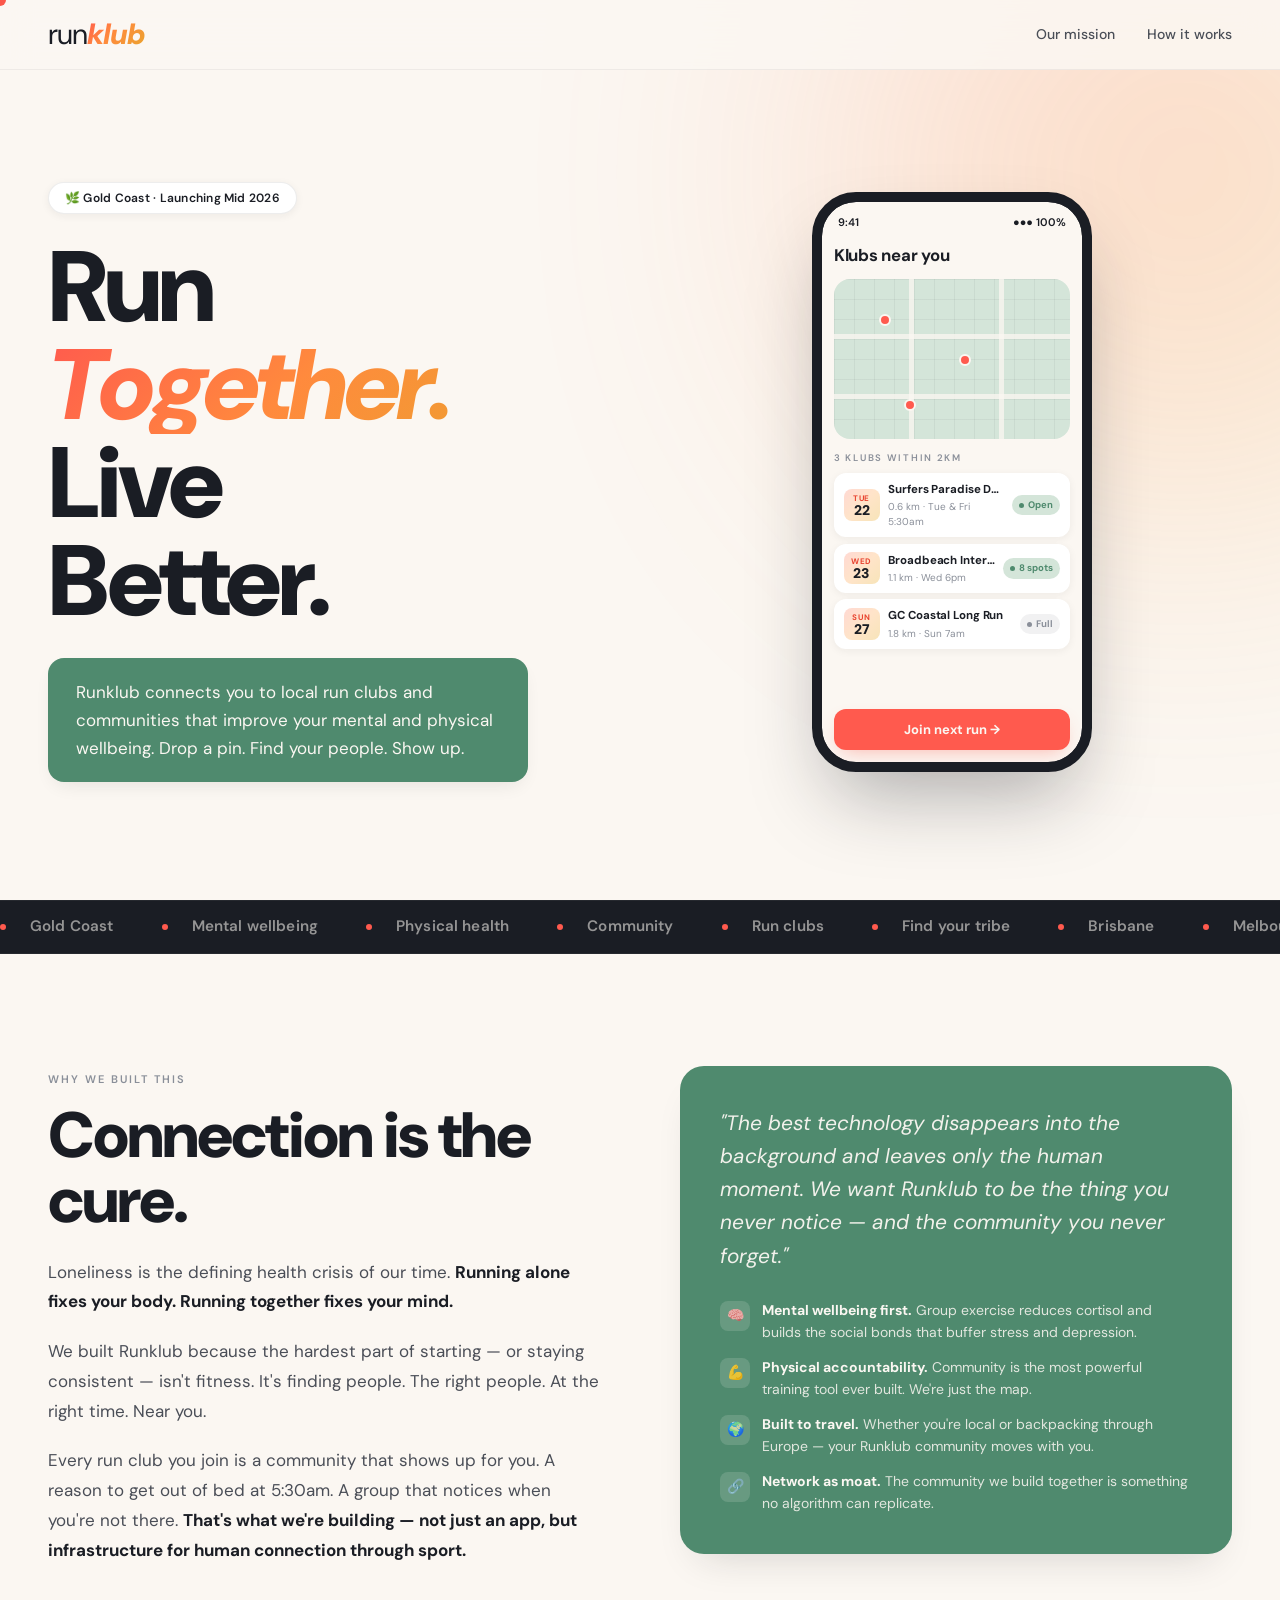
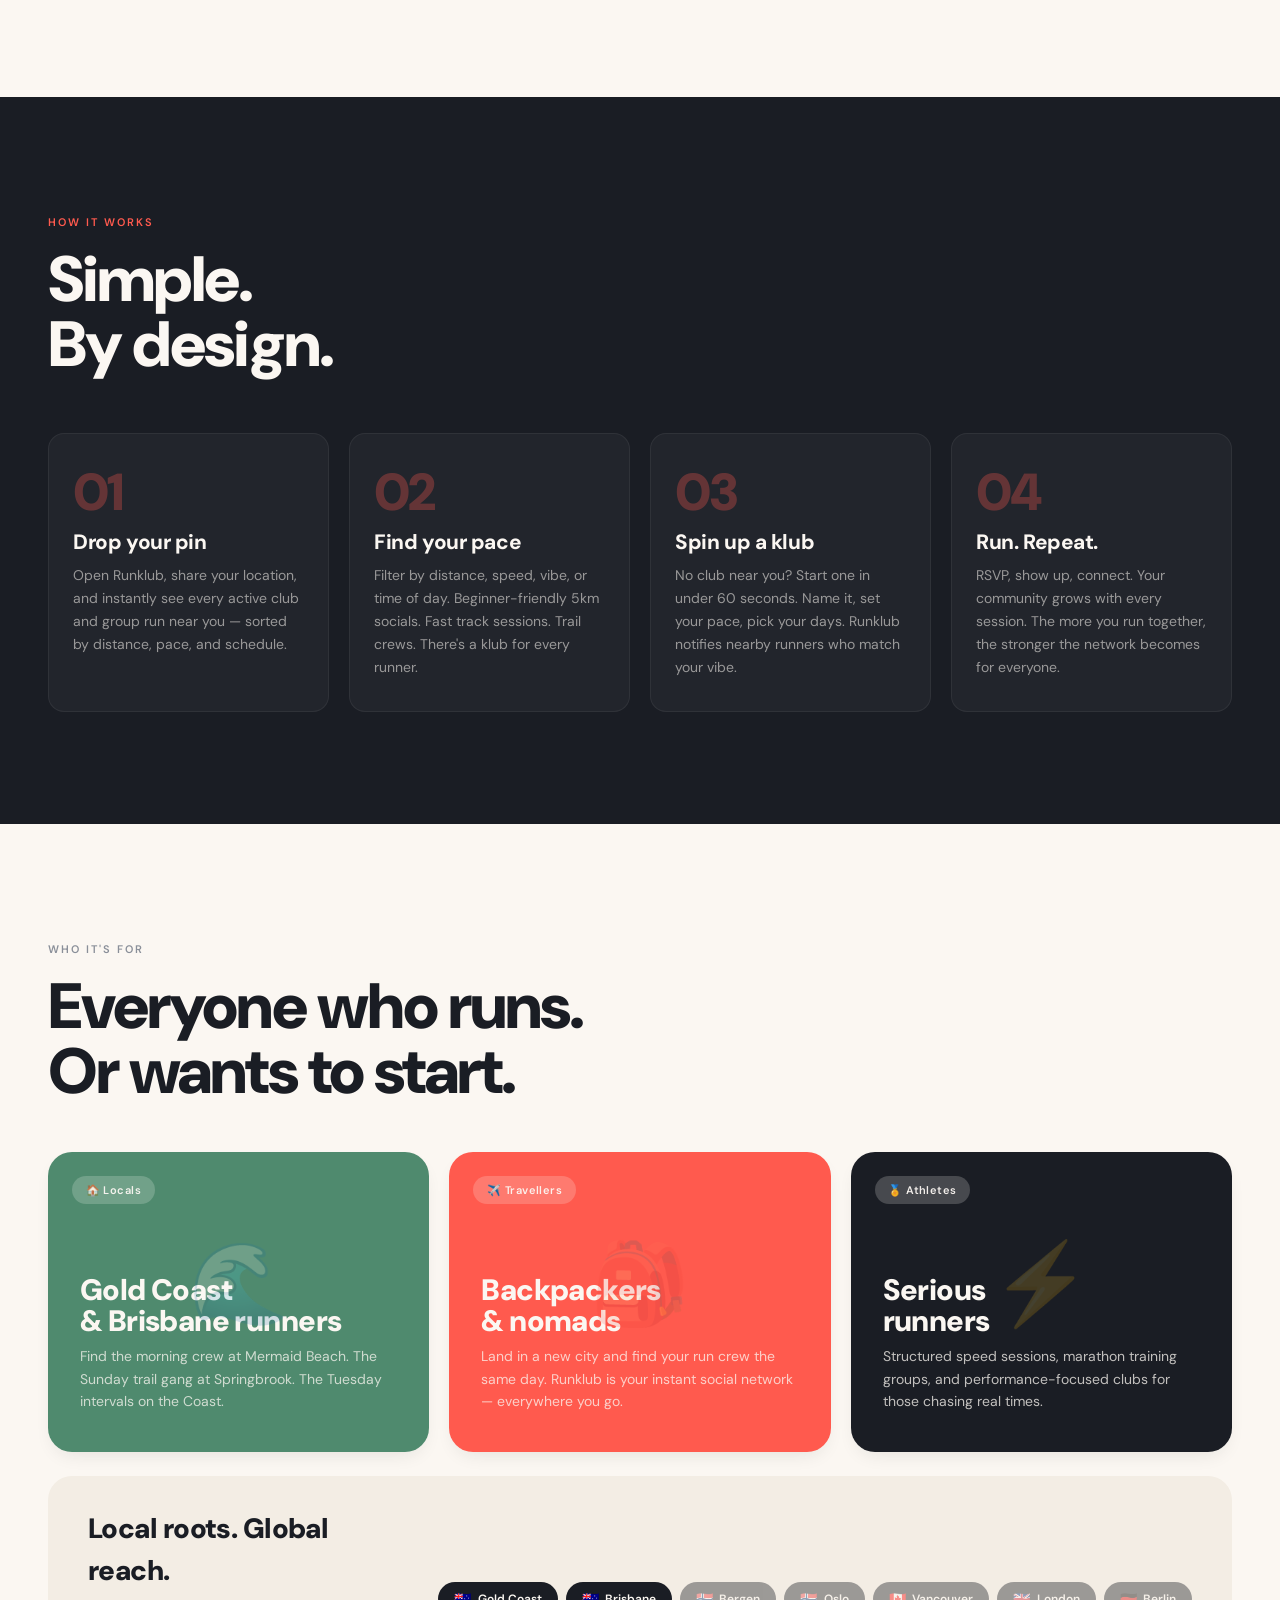
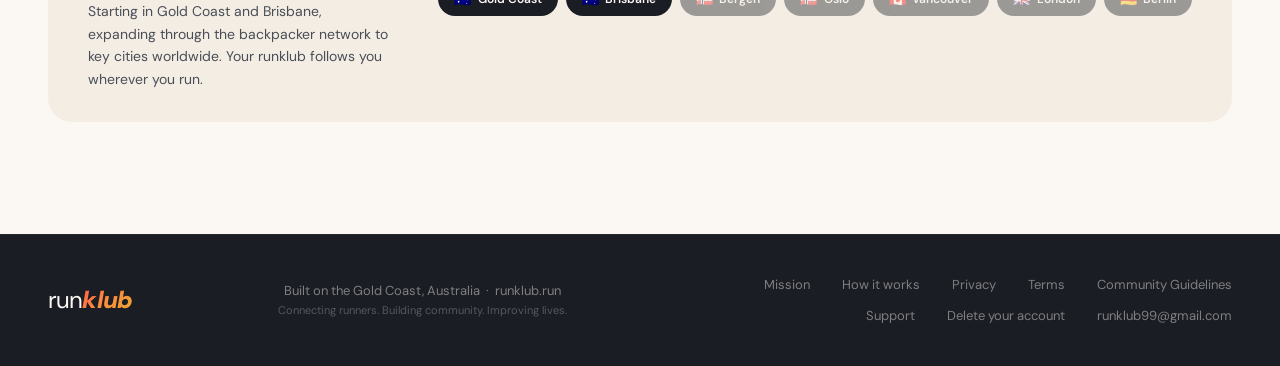
<file: index.html>
<!DOCTYPE html>
<html lang="en">
<head>
<meta charset="UTF-8">
<meta name="viewport" content="width=device-width, initial-scale=1.0">
<title>Runklub — Run Together. Live Better.</title>
<meta name="description" content="Runklub connects runners with local clubs and communities that improve mental and physical wellbeing. Find your tribe. Gold Coast, Australia.">
<link rel="icon" type="image/svg+xml" href="/favicon.svg">
<link rel="icon" type="image/png" sizes="32x32" href="/favicon-32x32.png">
<link rel="icon" type="image/png" sizes="16x16" href="/favicon-16x16.png">
<link rel="apple-touch-icon" sizes="180x180" href="/apple-touch-icon.png">
<link rel="preconnect" href="https://fonts.googleapis.com">
<link rel="preconnect" href="https://fonts.gstatic.com" crossorigin>
<link href="https://fonts.googleapis.com/css2?family=DM+Sans:ital,opsz,wght@0,9..40,400;0,9..40,500;0,9..40,600;0,9..40,700;0,9..40,800;0,9..40,900;1,9..40,900&display=swap" rel="stylesheet">
<style>
*, *::before, *::after { box-sizing: border-box; margin: 0; padding: 0; }

:root {
  --canvas: #FBF7F2;
  --canvas-alt: #F3EDE4;
  --surface: #FFFFFF;
  --coral: #FF5A4E;
  --coral-deep: #E8422F;
  --coral-soft: #FFD9D3;
  --gold: #E8A62C;
  --gold-soft: #F7E4B8;
  --sage: #4F8A6E;
  --sage-soft: #D4E5D9;
  --ink: #1A1D24;
  --ink-soft: #4A4E57;
  --ink-muted: #8A8F99;
  --sunset: linear-gradient(135deg, #FF5A4E 0%, #FF8A3D 45%, #E8A62C 100%);
  --sunset-soft: linear-gradient(135deg, #FFD9D3 0%, #FFE4C9 50%, #F7E4B8 100%);

  --radius-sm: 8px;
  --radius-md: 12px;
  --radius-lg: 16px;
  --radius-xl: 24px;
  --radius-full: 999px;

  --shadow-sm: 0 2px 8px rgba(26, 29, 36, 0.06);
  --shadow-md: 0 8px 20px -8px rgba(26, 29, 36, 0.12);
  --shadow-lg: 0 20px 40px -20px rgba(26, 29, 36, 0.18);
  --shadow-coral: 0 8px 20px -8px rgba(255, 90, 78, 0.45);
}

html { scroll-behavior: smooth; font-size: 16px; }

body {
  font-family: 'DM Sans', -apple-system, sans-serif;
  background: var(--canvas);
  color: var(--ink);
  -webkit-font-smoothing: antialiased;
  overflow-x: hidden;
  cursor: none;
  line-height: 1.5;
}

.cursor {
  width: 12px; height: 12px; background: var(--coral); border-radius: 50%;
  position: fixed; top: 0; left: 0; pointer-events: none; z-index: 9999;
  transform: translate(-50%, -50%); transition: transform 0.1s, width 0.2s, height 0.2s;
  mix-blend-mode: multiply;
}
.cursor.big { width: 40px; height: 40px; }

/* Wordmark */
.wordmark { font-family: 'DM Sans', sans-serif; letter-spacing: -0.035em; line-height: 1; display: inline-block; text-decoration: none; }
.wordmark-run { font-weight: 400; font-style: normal; color: inherit; }
.wordmark-klub {
  font-weight: 900; font-style: italic;
  background: var(--sunset);
  -webkit-background-clip: text; background-clip: text; -webkit-text-fill-color: transparent;
}

/* Nav */
nav {
  position: fixed; top: 0; left: 0; right: 0; z-index: 200;
  display: flex; align-items: center; justify-content: space-between;
  padding: 1.25rem 3rem;
  background: rgba(251, 247, 242, 0.85);
  backdrop-filter: blur(16px);
  border-bottom: 1px solid rgba(26, 29, 36, 0.06);
}
.logo { font-size: 1.8rem; color: var(--ink); }
.nav-right { display: flex; align-items: center; gap: 2rem; }
.nav-right a { font-size: 14px; font-weight: 500; color: var(--ink-soft); text-decoration: none; transition: color 0.2s; }
.nav-right a:hover { color: var(--ink); }

/* Hero */
.hero {
  min-height: 100vh;
  padding: 9rem 3rem 5rem;
  display: grid; grid-template-columns: 1fr 1fr; gap: 4rem;
  align-items: center; max-width: 1300px; margin: 0 auto;
  position: relative; overflow: hidden;
}
.hero::before {
  content: ''; position: absolute;
  top: -20%; right: -20%;
  width: 55vw; height: 55vw;
  background: var(--sunset);
  border-radius: 50%;
  filter: blur(140px);
  opacity: 0.22;
  z-index: 0;
  pointer-events: none;
}
.hero > * { position: relative; z-index: 1; }
.hero-eyebrow { display: flex; align-items: center; gap: 0.75rem; margin-bottom: 1.5rem; }
.eyebrow-pill {
  background: var(--surface);
  border: 1px solid rgba(26,29,36,0.08);
  color: var(--ink);
  font-size: 12px; font-weight: 600;
  padding: 0.4rem 1rem;
  border-radius: var(--radius-full);
  letter-spacing: 0.02em;
  box-shadow: var(--shadow-sm);
}
h1 {
  font-weight: 900;
  font-size: clamp(3.25rem, 8vw, 6.25rem);
  line-height: 0.98;
  letter-spacing: -0.035em;
  margin-bottom: 1.75rem;
  color: var(--ink);
}
h1 .hl-line { display: block; }
h1 .hl-em {
  font-style: italic; font-weight: 900;
  background: var(--sunset);
  -webkit-background-clip: text; background-clip: text; -webkit-text-fill-color: transparent;
}
.hero-banner {
  background: var(--sage);
  color: var(--canvas);
  padding: 1.25rem 1.75rem;
  border-radius: var(--radius-lg);
  font-size: 1.0625rem;
  line-height: 1.65;
  max-width: 480px;
  box-shadow: var(--shadow-md);
}

/* Hero phone mockup */
.hero-visual { position: relative; display: flex; justify-content: center; align-items: center; height: 620px; }
.phone-mockup {
  width: 280px; height: 580px;
  background: var(--ink);
  border-radius: 44px;
  border: 10px solid var(--ink);
  overflow: hidden;
  position: relative; z-index: 2;
  box-shadow: 0 40px 80px -20px rgba(26, 29, 36, 0.35);
}
.phone-inner {
  width: 100%; height: 100%;
  background: var(--canvas);
  border-radius: 34px; overflow: hidden;
  display: flex; flex-direction: column;
}
.phone-status {
  display: flex; justify-content: space-between;
  padding: 0.75rem 1rem 0.4rem;
  font-size: 11px; font-weight: 600;
  color: var(--ink);
}
.phone-content { flex: 1; padding: 0.4rem 0.75rem 0.75rem; overflow: hidden; display: flex; flex-direction: column; }
.phone-title { font-size: 1.05rem; font-weight: 700; color: var(--ink); letter-spacing: -0.015em; margin-bottom: 0.65rem; }
.phone-map-area {
  height: 160px;
  background: var(--sage-soft);
  border-radius: var(--radius-lg);
  position: relative; overflow: hidden;
  margin-bottom: 0.75rem;
}
.map-lines {
  position: absolute; inset: 0;
  background-image:
    linear-gradient(rgba(26,29,36,0.05) 1px, transparent 1px),
    linear-gradient(90deg, rgba(26,29,36,0.05) 1px, transparent 1px);
  background-size: 20px 20px;
}
.map-road { position: absolute; background: var(--canvas); opacity: 0.75; }
.road-h { height: 5px; left: 0; right: 0; }
.road-v { width: 5px; top: 0; bottom: 0; }
.road-1 { top: 55px; }
.road-2 { top: 115px; }
.road-3 { left: 75px; }
.road-4 { left: 165px; }
.pin { position: absolute; display: flex; align-items: center; justify-content: center; }
.pin-dot {
  width: 12px; height: 12px; border-radius: 50%;
  background: var(--coral);
  border: 2px solid var(--canvas);
  z-index: 2; position: relative;
  box-shadow: var(--shadow-coral);
}
.pin-pulse {
  position: absolute;
  width: 28px; height: 28px; border-radius: 50%;
  border: 2px solid var(--coral);
  opacity: 0;
  animation: ping 2.4s ease-out infinite;
}
@keyframes ping { 0% { transform: scale(0.3); opacity: 0.7; } 100% { transform: scale(2.2); opacity: 0; } }
.pin-a { top: 35px; left: 45px; }
.pin-b { top: 75px; left: 125px; }
.pin-c { top: 120px; left: 70px; }
.phone-overline {
  font-size: 9.5px; font-weight: 600;
  color: var(--ink-muted);
  letter-spacing: 0.18em; text-transform: uppercase;
  margin-bottom: 0.5rem;
}
.event-row {
  background: var(--surface);
  border-radius: var(--radius-md);
  padding: 0.5rem 0.6rem;
  margin-bottom: 0.4rem;
  display: flex; align-items: center; gap: 0.55rem;
  box-shadow: var(--shadow-sm);
  animation: slideUp 0.5s ease both;
}
@keyframes slideUp { from { opacity: 0; transform: translateY(12px); } to { opacity: 1; transform: translateY(0); } }
.event-row:nth-of-type(2) { animation-delay: 0.15s; }
.event-row:nth-of-type(3) { animation-delay: 0.3s; }
.date-badge {
  width: 36px; flex-shrink: 0;
  background: var(--sunset-soft);
  border-radius: var(--radius-sm);
  padding: 0.28rem 0;
  text-align: center;
  line-height: 1;
}
.date-dow { display: block; font-size: 8px; font-weight: 700; color: var(--coral-deep); letter-spacing: 0.1em; }
.date-day { display: block; font-size: 14px; font-weight: 900; color: var(--ink); margin-top: 1px; letter-spacing: -0.02em; }
.event-body { flex: 1; min-width: 0; }
.event-title { font-size: 11.5px; font-weight: 700; color: var(--ink); white-space: nowrap; overflow: hidden; text-overflow: ellipsis; letter-spacing: -0.01em; }
.event-meta { font-size: 10px; color: var(--ink-muted); margin-top: 1px; }
.going-chip {
  font-size: 9.5px; font-weight: 700;
  padding: 3px 7px;
  border-radius: var(--radius-full);
  background: var(--sage-soft);
  color: var(--sage);
  display: flex; align-items: center; gap: 4px;
  white-space: nowrap;
}
.going-chip.muted { background: rgba(26,29,36,0.06); color: var(--ink-muted); }
.going-dot { width: 5px; height: 5px; border-radius: 50%; background: var(--sage); }
.going-chip.muted .going-dot { background: var(--ink-muted); }
.phone-cta {
  margin-top: auto;
  background: var(--coral);
  color: var(--canvas);
  font-family: 'DM Sans', sans-serif;
  font-weight: 700;
  font-size: 13px;
  padding: 0.75rem 1rem;
  border-radius: var(--radius-md);
  border: none;
  cursor: none;
  box-shadow: var(--shadow-coral);
  letter-spacing: -0.005em;
}

/* Ticker */
.ticker-wrap {
  background: var(--ink);
  overflow: hidden;
  padding: 0.9rem 0;
  border-top: 1px solid rgba(251,247,242,0.05);
  border-bottom: 1px solid rgba(251,247,242,0.05);
}
.ticker-track { display: flex; gap: 3rem; animation: ticker 32s linear infinite; white-space: nowrap; }
@keyframes ticker { from { transform: translateX(0); } to { transform: translateX(-50%); } }
.ticker-item {
  font-size: 0.95rem; font-weight: 600;
  color: rgba(251,247,242,0.55);
  letter-spacing: 0.01em;
  display: flex; align-items: center; gap: 1.5rem;
}
.ticker-dot { width: 6px; height: 6px; border-radius: 50%; background: var(--coral); flex-shrink: 0; }

/* Shared section label */
.section-tag {
  display: inline-block;
  font-size: 11px; font-weight: 600;
  color: var(--ink-muted);
  letter-spacing: 0.18em; text-transform: uppercase;
  margin-bottom: 1rem;
}

h2 {
  font-weight: 900;
  font-size: clamp(2.5rem, 5vw, 4.5rem);
  line-height: 1.02;
  letter-spacing: -0.03em;
  margin-bottom: 1.5rem;
  color: var(--ink);
}

/* Why */
.why-section { padding: 7rem 3rem; max-width: 1300px; margin: 0 auto; }
.why-grid { display: grid; grid-template-columns: 1fr 1fr; gap: 5rem; align-items: start; }
.body-text {
  font-size: 1.0625rem;
  color: var(--ink-soft);
  line-height: 1.75;
  margin-bottom: 1.25rem;
}
.body-text strong { color: var(--ink); font-weight: 700; }

/* Manifesto */
.manifesto-block {
  background: var(--sage);
  border-radius: var(--radius-xl);
  padding: 2.5rem;
  color: var(--canvas);
  box-shadow: var(--shadow-lg);
}
.manifesto-block blockquote {
  font-size: 1.3rem;
  font-style: italic;
  font-weight: 400;
  line-height: 1.6;
  margin-bottom: 1.75rem;
  color: var(--canvas);
  opacity: 0.95;
}
.manifesto-pillars { display: flex; flex-direction: column; gap: 0.85rem; }
.pillar {
  display: flex; align-items: flex-start; gap: 0.75rem;
  font-size: 14px; line-height: 1.55;
  color: rgba(251,247,242,0.85);
}
.pillar strong { color: var(--canvas); font-weight: 700; }
.pillar-icon {
  width: 30px; height: 30px;
  border-radius: var(--radius-sm);
  background: rgba(251,247,242,0.15);
  display: flex; align-items: center; justify-content: center;
  font-size: 14px; flex-shrink: 0;
  margin-top: 1px;
}

/* How */
.how-section { background: var(--ink); padding: 7rem 3rem; }
.how-inner { max-width: 1300px; margin: 0 auto; }
.how-inner .section-tag { color: var(--coral); }
.how-inner h2 { color: var(--canvas); }
.steps-row { display: grid; grid-template-columns: repeat(4, 1fr); gap: 1.25rem; margin-top: 3.5rem; }
.step-card {
  background: rgba(251,247,242,0.04);
  border: 1px solid rgba(251,247,242,0.06);
  border-radius: var(--radius-lg);
  padding: 2rem 1.5rem;
  transition: border-color 0.2s, transform 0.2s, background 0.2s;
  position: relative;
  overflow: hidden;
}
.step-card::before {
  content: ''; position: absolute; top: 0; left: 0; right: 0;
  height: 2px; background: var(--coral);
  transform: scaleX(0); transition: transform 0.3s; transform-origin: left;
}
.step-card:hover::before { transform: scaleX(1); }
.step-card:hover {
  border-color: rgba(255, 90, 78, 0.22);
  transform: translateY(-6px);
  background: rgba(251,247,242,0.06);
}
.step-num {
  font-size: 3.25rem; font-weight: 900;
  color: rgba(255, 90, 78, 0.3);
  line-height: 1;
  margin-bottom: 0.75rem;
  letter-spacing: -0.03em;
}
.step-card h3 {
  font-size: 1.3rem;
  font-weight: 800;
  color: var(--canvas);
  letter-spacing: -0.02em;
  margin-bottom: 0.6rem;
  line-height: 1.15;
}
.step-card p {
  font-size: 14px;
  color: rgba(251,247,242,0.55);
  line-height: 1.65;
}

/* Audience */
.audience-section { padding: 7rem 3rem; max-width: 1300px; margin: 0 auto; }
.audience-grid { display: grid; grid-template-columns: repeat(3, 1fr); gap: 1.25rem; margin-top: 3rem; }
.audience-card {
  border-radius: var(--radius-xl);
  padding: 2.5rem 2rem;
  position: relative; overflow: hidden;
  min-height: 300px;
  display: flex; flex-direction: column; justify-content: flex-end;
  cursor: default;
  transition: transform 0.25s;
  box-shadow: var(--shadow-md);
}
.audience-card:hover { transform: translateY(-4px); }
.card-local { background: var(--sage); }
.card-backpacker { background: var(--coral); }
.card-pro { background: var(--ink); }
.card-badge {
  position: absolute; top: 1.5rem; left: 1.5rem;
  background: rgba(251,247,242,0.2);
  color: rgba(251,247,242,0.95);
  font-size: 11px; font-weight: 600;
  padding: 0.35rem 0.85rem;
  border-radius: var(--radius-full);
  letter-spacing: 0.04em;
}
.card-big-icon {
  position: absolute; top: 50%; left: 50%;
  transform: translate(-50%, -65%);
  font-size: 5rem; opacity: 0.18;
}
.audience-card h3 {
  font-size: 1.85rem;
  font-weight: 900;
  color: var(--canvas);
  letter-spacing: -0.02em;
  margin-bottom: 0.5rem;
  line-height: 1.05;
}
.audience-card p {
  font-size: 14px;
  color: rgba(251,247,242,0.75);
  line-height: 1.6;
}

/* Global row */
.global-row {
  margin-top: 1.5rem;
  background: var(--canvas-alt);
  border-radius: var(--radius-xl);
  padding: 2rem 2.5rem;
  display: flex; align-items: center; gap: 3rem;
}
.global-text { flex: 1; }
.global-text h3 {
  font-size: 1.75rem; font-weight: 900;
  color: var(--ink);
  margin-bottom: 0.5rem;
  letter-spacing: -0.02em;
}
.global-text p {
  font-size: 14px;
  color: var(--ink-soft);
  line-height: 1.6;
}
.city-chips { display: flex; gap: 0.5rem; flex-wrap: wrap; }
.city-chip {
  background: var(--ink);
  color: var(--canvas);
  font-size: 12px; font-weight: 600;
  padding: 0.4rem 1rem;
  border-radius: var(--radius-full);
  display: flex; align-items: center; gap: 0.4rem;
}
.chip-flag { font-size: 14px; }
.chip-soon { opacity: 0.4; }

/* Footer */
footer {
  background: var(--ink);
  border-top: 1px solid rgba(251,247,242,0.06);
  padding: 2.5rem 3rem;
  display: flex; align-items: center; justify-content: space-between;
  color: rgba(251,247,242,0.45);
  font-size: 13px;
}
.footer-logo { font-size: 1.5rem; color: var(--canvas); }
.footer-links { display: flex; flex-wrap: wrap; gap: 0.75rem 2rem; justify-content: flex-end; max-width: 520px; }
.footer-links a { color: rgba(251,247,242,0.45); text-decoration: none; transition: color 0.2s; }
.footer-links a:hover { color: var(--canvas); }

@media (max-width: 900px) {
  .hero { grid-template-columns: 1fr; padding: 8rem 1.5rem 4rem; }
  .hero-visual { height: 500px; order: -1; }
  .why-grid { grid-template-columns: 1fr; gap: 3rem; }
  .steps-row { grid-template-columns: 1fr 1fr; }
  .audience-grid { grid-template-columns: 1fr; }
  .global-row { flex-direction: column; gap: 1.5rem; align-items: flex-start; }
  nav { padding: 1rem 1.5rem; }
  .nav-right a { display: none; }
  footer { flex-direction: column; gap: 1rem; text-align: center; }
  footer { padding: 2.5rem 1rem; }
  .footer-links { justify-content: center; gap: 0.75rem 1.25rem; }
}
</style>
</head>
<body>

<div class="cursor" id="cursor"></div>

<nav>
  <a href="/" class="logo wordmark"><span class="wordmark-run">run</span><span class="wordmark-klub">klub</span></a>
  <div class="nav-right">
    <a href="#why">Our mission</a>
    <a href="#how">How it works</a>
  </div>
</nav>

<section class="hero">
  <div class="hero-left">
    <div class="hero-eyebrow">
      <span class="eyebrow-pill">🌿 Gold Coast · Launching Mid 2026</span>
    </div>
    <h1>
      <span class="hl-line">Run</span>
      <span class="hl-line hl-em">Together.</span>
      <span class="hl-line">Live</span>
      <span class="hl-line">Better.</span>
    </h1>
    <div class="hero-banner">
      Runklub connects you to local run clubs and communities that improve your mental and physical wellbeing. Drop a pin. Find your people. Show up.
    </div>
  </div>

  <div class="hero-visual">
    <div class="phone-mockup">
      <div class="phone-inner">
        <div class="phone-status"><span>9:41</span><span>●●● 100%</span></div>
        <div class="phone-content">
          <div class="phone-title">Klubs near you</div>
          <div class="phone-map-area">
            <div class="map-lines"></div>
            <div class="map-road road-h road-1"></div>
            <div class="map-road road-h road-2"></div>
            <div class="map-road road-v road-3"></div>
            <div class="map-road road-v road-4"></div>
            <div class="pin pin-a"><div class="pin-pulse"></div><div class="pin-dot"></div></div>
            <div class="pin pin-b"><div class="pin-pulse" style="animation-delay:0.8s"></div><div class="pin-dot"></div></div>
            <div class="pin pin-c"><div class="pin-pulse" style="animation-delay:1.6s"></div><div class="pin-dot"></div></div>
          </div>
          <div class="phone-overline">3 klubs within 2km</div>
          <div class="event-row">
            <div class="date-badge"><span class="date-dow">TUE</span><span class="date-day">22</span></div>
            <div class="event-body">
              <div class="event-title">Surfers Paradise Dawn Klub</div>
              <div class="event-meta">0.6 km · Tue &amp; Fri 5:30am</div>
            </div>
            <div class="going-chip"><span class="going-dot"></span>Open</div>
          </div>
          <div class="event-row">
            <div class="date-badge"><span class="date-dow">WED</span><span class="date-day">23</span></div>
            <div class="event-body">
              <div class="event-title">Broadbeach Intervals</div>
              <div class="event-meta">1.1 km · Wed 6pm</div>
            </div>
            <div class="going-chip"><span class="going-dot"></span>8 spots</div>
          </div>
          <div class="event-row">
            <div class="date-badge"><span class="date-dow">SUN</span><span class="date-day">27</span></div>
            <div class="event-body">
              <div class="event-title">GC Coastal Long Run</div>
              <div class="event-meta">1.8 km · Sun 7am</div>
            </div>
            <div class="going-chip muted"><span class="going-dot"></span>Full</div>
          </div>
          <button class="phone-cta">Join next run →</button>
        </div>
      </div>
    </div>
  </div>
</section>

<div class="ticker-wrap">
  <div class="ticker-track">
    <span class="ticker-item"><span class="ticker-dot"></span> Gold Coast</span>
    <span class="ticker-item"><span class="ticker-dot"></span> Mental wellbeing</span>
    <span class="ticker-item"><span class="ticker-dot"></span> Physical health</span>
    <span class="ticker-item"><span class="ticker-dot"></span> Community</span>
    <span class="ticker-item"><span class="ticker-dot"></span> Run clubs</span>
    <span class="ticker-item"><span class="ticker-dot"></span> Find your tribe</span>
    <span class="ticker-item"><span class="ticker-dot"></span> Brisbane</span>
    <span class="ticker-item"><span class="ticker-dot"></span> Melbourne</span>
    <span class="ticker-item"><span class="ticker-dot"></span> Bergen</span>
    <span class="ticker-item"><span class="ticker-dot"></span> Oslo</span>
    <span class="ticker-item"><span class="ticker-dot"></span> Vancouver</span>
    <span class="ticker-item"><span class="ticker-dot"></span> London</span>
    <span class="ticker-item"><span class="ticker-dot"></span> Gold Coast</span>
    <span class="ticker-item"><span class="ticker-dot"></span> Mental wellbeing</span>
    <span class="ticker-item"><span class="ticker-dot"></span> Physical health</span>
    <span class="ticker-item"><span class="ticker-dot"></span> Community</span>
    <span class="ticker-item"><span class="ticker-dot"></span> Run clubs</span>
    <span class="ticker-item"><span class="ticker-dot"></span> Find your tribe</span>
    <span class="ticker-item"><span class="ticker-dot"></span> Brisbane</span>
    <span class="ticker-item"><span class="ticker-dot"></span> Melbourne</span>
    <span class="ticker-item"><span class="ticker-dot"></span> Bergen</span>
    <span class="ticker-item"><span class="ticker-dot"></span> Oslo</span>
    <span class="ticker-item"><span class="ticker-dot"></span> Vancouver</span>
    <span class="ticker-item"><span class="ticker-dot"></span> London</span>
  </div>
</div>

<section class="why-section" id="why">
  <div class="why-grid">
    <div>
      <span class="section-tag">Why we built this</span>
      <h2>Connection is the cure.</h2>
      <p class="body-text">Loneliness is the defining health crisis of our time. <strong>Running alone fixes your body. Running together fixes your mind.</strong></p>
      <p class="body-text">We built Runklub because the hardest part of starting — or staying consistent — isn't fitness. It's finding people. The right people. At the right time. Near you.</p>
      <p class="body-text">Every run club you join is a community that shows up for you. A reason to get out of bed at 5:30am. A group that notices when you're not there. <strong>That's what we're building — not just an app, but infrastructure for human connection through sport.</strong></p>
    </div>
    <div class="manifesto-block">
      <blockquote>"The best technology disappears into the background and leaves only the human moment. We want Runklub to be the thing you never notice — and the community you never forget."</blockquote>
      <div class="manifesto-pillars">
        <div class="pillar"><div class="pillar-icon">🧠</div><div><strong>Mental wellbeing first.</strong> Group exercise reduces cortisol and builds the social bonds that buffer stress and depression.</div></div>
        <div class="pillar"><div class="pillar-icon">💪</div><div><strong>Physical accountability.</strong> Community is the most powerful training tool ever built. We're just the map.</div></div>
        <div class="pillar"><div class="pillar-icon">🌍</div><div><strong>Built to travel.</strong> Whether you're local or backpacking through Europe — your Runklub community moves with you.</div></div>
        <div class="pillar"><div class="pillar-icon">🔗</div><div><strong>Network as moat.</strong> The community we build together is something no algorithm can replicate.</div></div>
      </div>
    </div>
  </div>
</section>

<section class="how-section" id="how">
  <div class="how-inner">
    <span class="section-tag">How it works</span>
    <h2>Simple.<br>By design.</h2>
    <div class="steps-row">
      <div class="step-card"><div class="step-num">01</div><h3>Drop your pin</h3><p>Open Runklub, share your location, and instantly see every active club and group run near you — sorted by distance, pace, and schedule.</p></div>
      <div class="step-card"><div class="step-num">02</div><h3>Find your pace</h3><p>Filter by distance, speed, vibe, or time of day. Beginner-friendly 5km socials. Fast track sessions. Trail crews. There's a klub for every runner.</p></div>
      <div class="step-card"><div class="step-num">03</div><h3>Spin up a klub</h3><p>No club near you? Start one in under 60 seconds. Name it, set your pace, pick your days. Runklub notifies nearby runners who match your vibe.</p></div>
      <div class="step-card"><div class="step-num">04</div><h3>Run. Repeat.</h3><p>RSVP, show up, connect. Your community grows with every session. The more you run together, the stronger the network becomes for everyone.</p></div>
    </div>
  </div>
</section>

<section class="audience-section">
  <span class="section-tag">Who it's for</span>
  <h2>Everyone who runs.<br>Or wants to start.</h2>
  <div class="audience-grid">
    <div class="audience-card card-local"><span class="card-badge">🏠 Locals</span><div class="card-big-icon">🌊</div><h3>Gold Coast<br>&amp; Brisbane runners</h3><p>Find the morning crew at Mermaid Beach. The Sunday trail gang at Springbrook. The Tuesday intervals on the Coast.</p></div>
    <div class="audience-card card-backpacker"><span class="card-badge">✈️ Travellers</span><div class="card-big-icon">🎒</div><h3>Backpackers<br>&amp; nomads</h3><p>Land in a new city and find your run crew the same day. Runklub is your instant social network — everywhere you go.</p></div>
    <div class="audience-card card-pro"><span class="card-badge">🏅 Athletes</span><div class="card-big-icon">⚡</div><h3>Serious<br>runners</h3><p>Structured speed sessions, marathon training groups, and performance-focused clubs for those chasing real times.</p></div>
  </div>
  <div class="global-row">
    <div class="global-text"><h3>Local roots. Global reach.</h3><p>Starting in Gold Coast and Brisbane, expanding through the backpacker network to key cities worldwide. Your runklub follows you wherever you run.</p></div>
    <div class="city-chips">
      <div class="city-chip"><span class="chip-flag">🇦🇺</span> Gold Coast</div>
      <div class="city-chip"><span class="chip-flag">🇦🇺</span> Brisbane</div>
      <div class="city-chip chip-soon"><span class="chip-flag">🇳🇴</span> Bergen</div>
      <div class="city-chip chip-soon"><span class="chip-flag">🇳🇴</span> Oslo</div>
      <div class="city-chip chip-soon"><span class="chip-flag">🇨🇦</span> Vancouver</div>
      <div class="city-chip chip-soon"><span class="chip-flag">🇬🇧</span> London</div>
      <div class="city-chip chip-soon"><span class="chip-flag">🇩🇪</span> Berlin</div>
    </div>
  </div>
</section>

<footer>
  <a href="/" class="footer-logo wordmark"><span class="wordmark-run">run</span><span class="wordmark-klub">klub</span></a>
  <div style="text-align:center;">
    Built on the Gold Coast, Australia &nbsp;·&nbsp; runklub.run<br>
    <span style="font-size:11px;opacity:0.6;">Connecting runners. Building community. Improving lives.</span>
  </div>
  <div class="footer-links">
    <a href="#why">Mission</a>
    <a href="#how">How it works</a>
    <a href="/privacy.html">Privacy</a>
    <a href="/terms.html">Terms</a>
    <a href="/community.html">Community Guidelines</a>
    <a href="/support.html">Support</a>
    <a href="/delete-account.html">Delete your account</a>
    <span>runklub99@gmail.com</span>
  </div>
</footer>

<script>
const cursor = document.getElementById('cursor');
document.addEventListener('mousemove', e => {
  cursor.style.left = e.clientX + 'px';
  cursor.style.top = e.clientY + 'px';
});
document.querySelectorAll('a, button, .audience-card, .step-card').forEach(el => {
  el.addEventListener('mouseenter', () => cursor.classList.add('big'));
  el.addEventListener('mouseleave', () => cursor.classList.remove('big'));
});

const reveals = document.querySelectorAll('.step-card, .audience-card, .pillar');
const io = new IntersectionObserver(entries => {
  entries.forEach((e, i) => {
    if (e.isIntersecting) {
      setTimeout(() => { e.target.style.opacity = '1'; e.target.style.transform = 'translateY(0)'; }, i * 80);
      io.unobserve(e.target);
    }
  });
}, { threshold: 0.1 });
reveals.forEach(el => {
  el.style.opacity = '0';
  el.style.transform = 'translateY(20px)';
  el.style.transition = 'opacity 0.55s ease, transform 0.55s ease';
  io.observe(el);
});
</script>
</body>
</html>
</file>
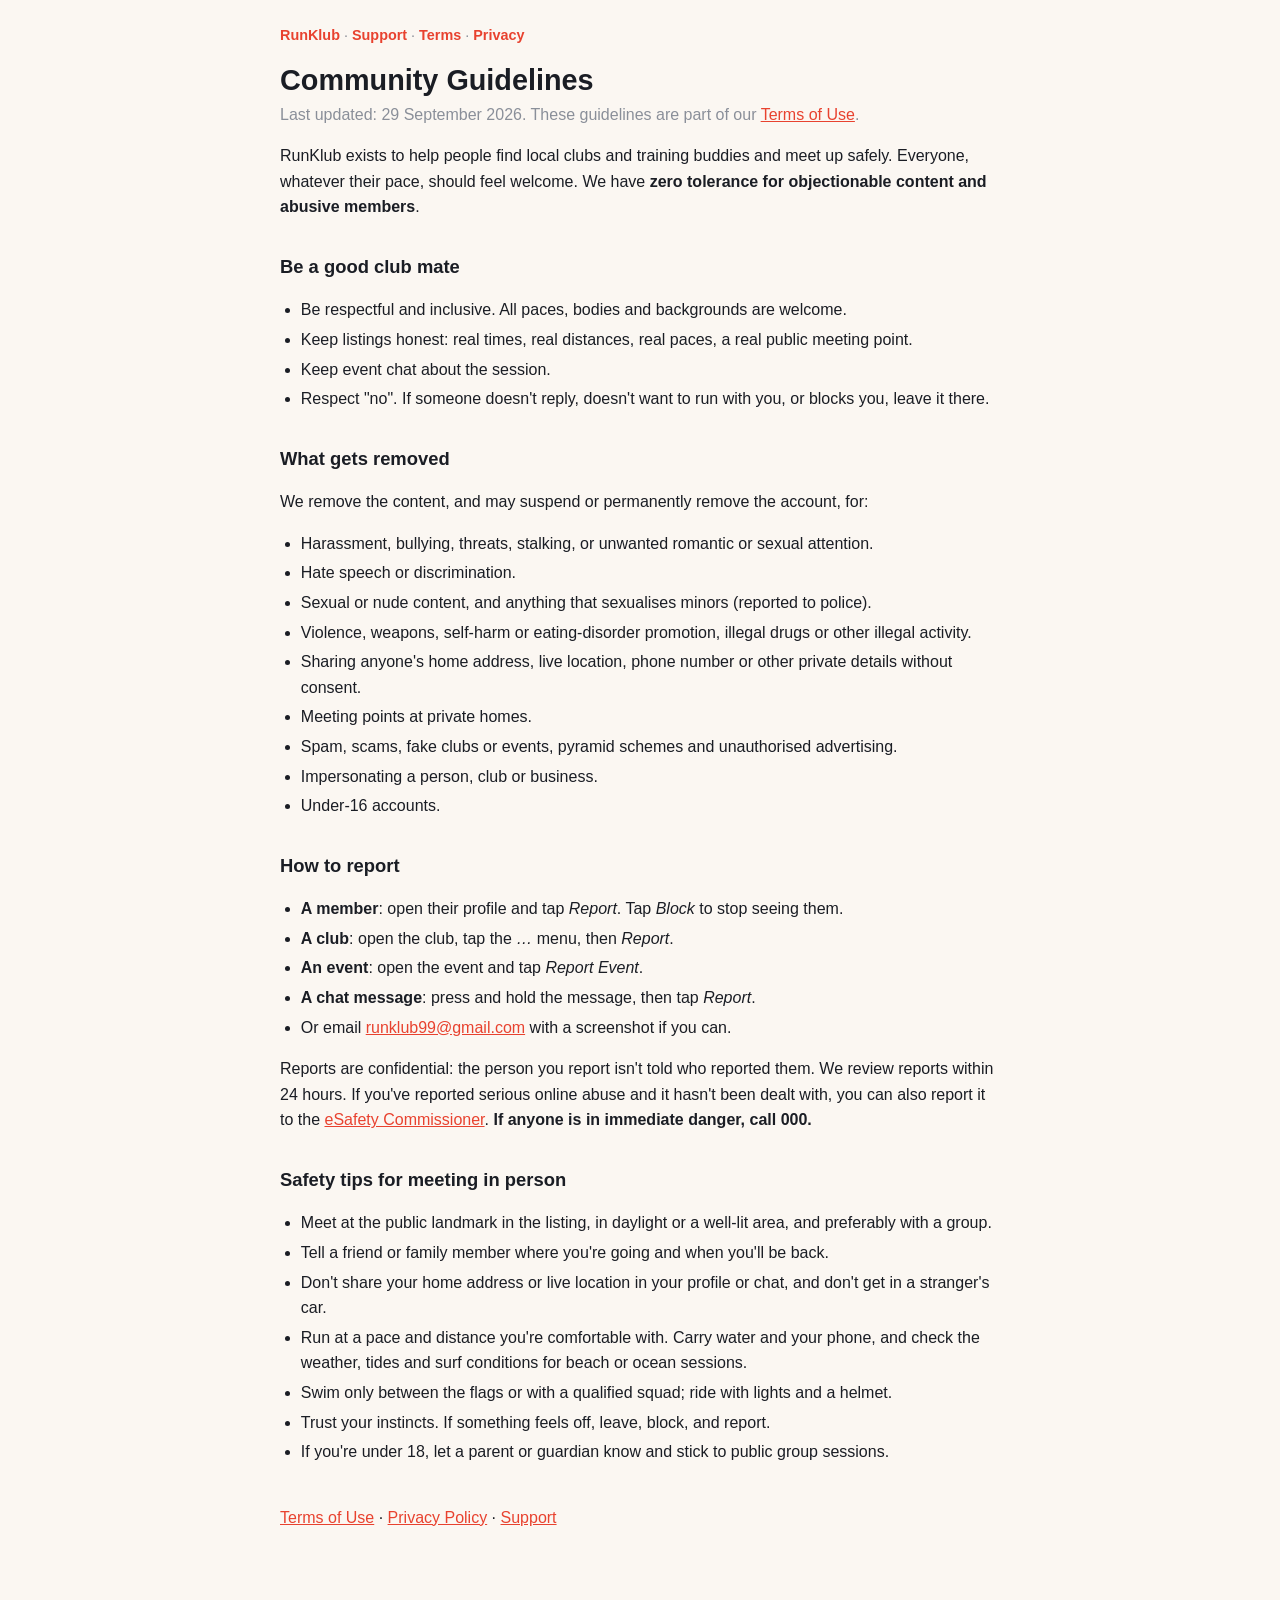
<file: community.html>
<!doctype html>
<html lang="en-AU">
<head>
<meta charset="utf-8">
<meta name="viewport" content="width=device-width, initial-scale=1">
<title>RunKlub Community Guidelines</title>
<link rel="stylesheet" href="legal.css">
<link rel="icon" href="/favicon.svg" type="image/svg+xml">
<link rel="icon" href="/favicon-32x32.png" sizes="32x32" type="image/png">
<link rel="icon" href="/favicon-16x16.png" sizes="16x16" type="image/png">
<link rel="apple-touch-icon" href="/apple-touch-icon.png">
</head>
<body>
<main>
<nav class="top"><a href="index.html">RunKlub</a> · <a href="support.html">Support</a> · <a href="terms.html">Terms</a> · <a href="privacy.html">Privacy</a></nav>

<h1>Community Guidelines</h1>
<p class="meta">Last updated: 29 September 2026. These guidelines are part of our <a href="terms.html">Terms of Use</a>.</p>

<p>RunKlub exists to help people find local clubs and training buddies and meet up safely. Everyone, whatever their pace, should feel welcome. We have <strong>zero tolerance for objectionable content and abusive members</strong>.</p>

<h2>Be a good club mate</h2>
<ul>
  <li>Be respectful and inclusive. All paces, bodies and backgrounds are welcome.</li>
  <li>Keep listings honest: real times, real distances, real paces, a real public meeting point.</li>
  <li>Keep event chat about the session.</li>
  <li>Respect "no". If someone doesn't reply, doesn't want to run with you, or blocks you, leave it there.</li>
</ul>

<h2>What gets removed</h2>
<p>We remove the content, and may suspend or permanently remove the account, for:</p>
<ul>
  <li>Harassment, bullying, threats, stalking, or unwanted romantic or sexual attention.</li>
  <li>Hate speech or discrimination.</li>
  <li>Sexual or nude content, and anything that sexualises minors (reported to police).</li>
  <li>Violence, weapons, self-harm or eating-disorder promotion, illegal drugs or other illegal activity.</li>
  <li>Sharing anyone's home address, live location, phone number or other private details without consent.</li>
  <li>Meeting points at private homes.</li>
  <li>Spam, scams, fake clubs or events, pyramid schemes and unauthorised advertising.</li>
  <li>Impersonating a person, club or business.</li>
  <li>Under-16 accounts.</li>
</ul>

<h2 id="report">How to report</h2>
<ul>
  <li><strong>A member</strong>: open their profile and tap <em>Report</em>. Tap <em>Block</em> to stop seeing them.</li>
  <li><strong>A club</strong>: open the club, tap the <em>…</em> menu, then <em>Report</em>.</li>
  <li><strong>An event</strong>: open the event and tap <em>Report Event</em>.</li>
  <li><strong>A chat message</strong>: press and hold the message, then tap <em>Report</em>.</li>
  <li>Or email <a href="mailto:runklub99@gmail.com">runklub99@gmail.com</a> with a screenshot if you can.</li>
</ul>
<p>Reports are confidential: the person you report isn't told who reported them. We review reports within 24 hours. If you've reported serious online abuse and it hasn't been dealt with, you can also report it to the <a href="https://www.esafety.gov.au/report">eSafety Commissioner</a>. <strong>If anyone is in immediate danger, call 000.</strong></p>

<h2 id="safety">Safety tips for meeting in person</h2>
<ul>
  <li>Meet at the public landmark in the listing, in daylight or a well-lit area, and preferably with a group.</li>
  <li>Tell a friend or family member where you're going and when you'll be back.</li>
  <li>Don't share your home address or live location in your profile or chat, and don't get in a stranger's car.</li>
  <li>Run at a pace and distance you're comfortable with. Carry water and your phone, and check the weather, tides and surf conditions for beach or ocean sessions.</li>
  <li>Swim only between the flags or with a qualified squad; ride with lights and a helmet.</li>
  <li>Trust your instincts. If something feels off, leave, block, and report.</li>
  <li>If you're under 18, let a parent or guardian know and stick to public group sessions.</li>
</ul>

<p class="links"><a href="terms.html">Terms of Use</a> · <a href="privacy.html">Privacy Policy</a> · <a href="support.html">Support</a></p>
</main>
</body>
</html>
</file>
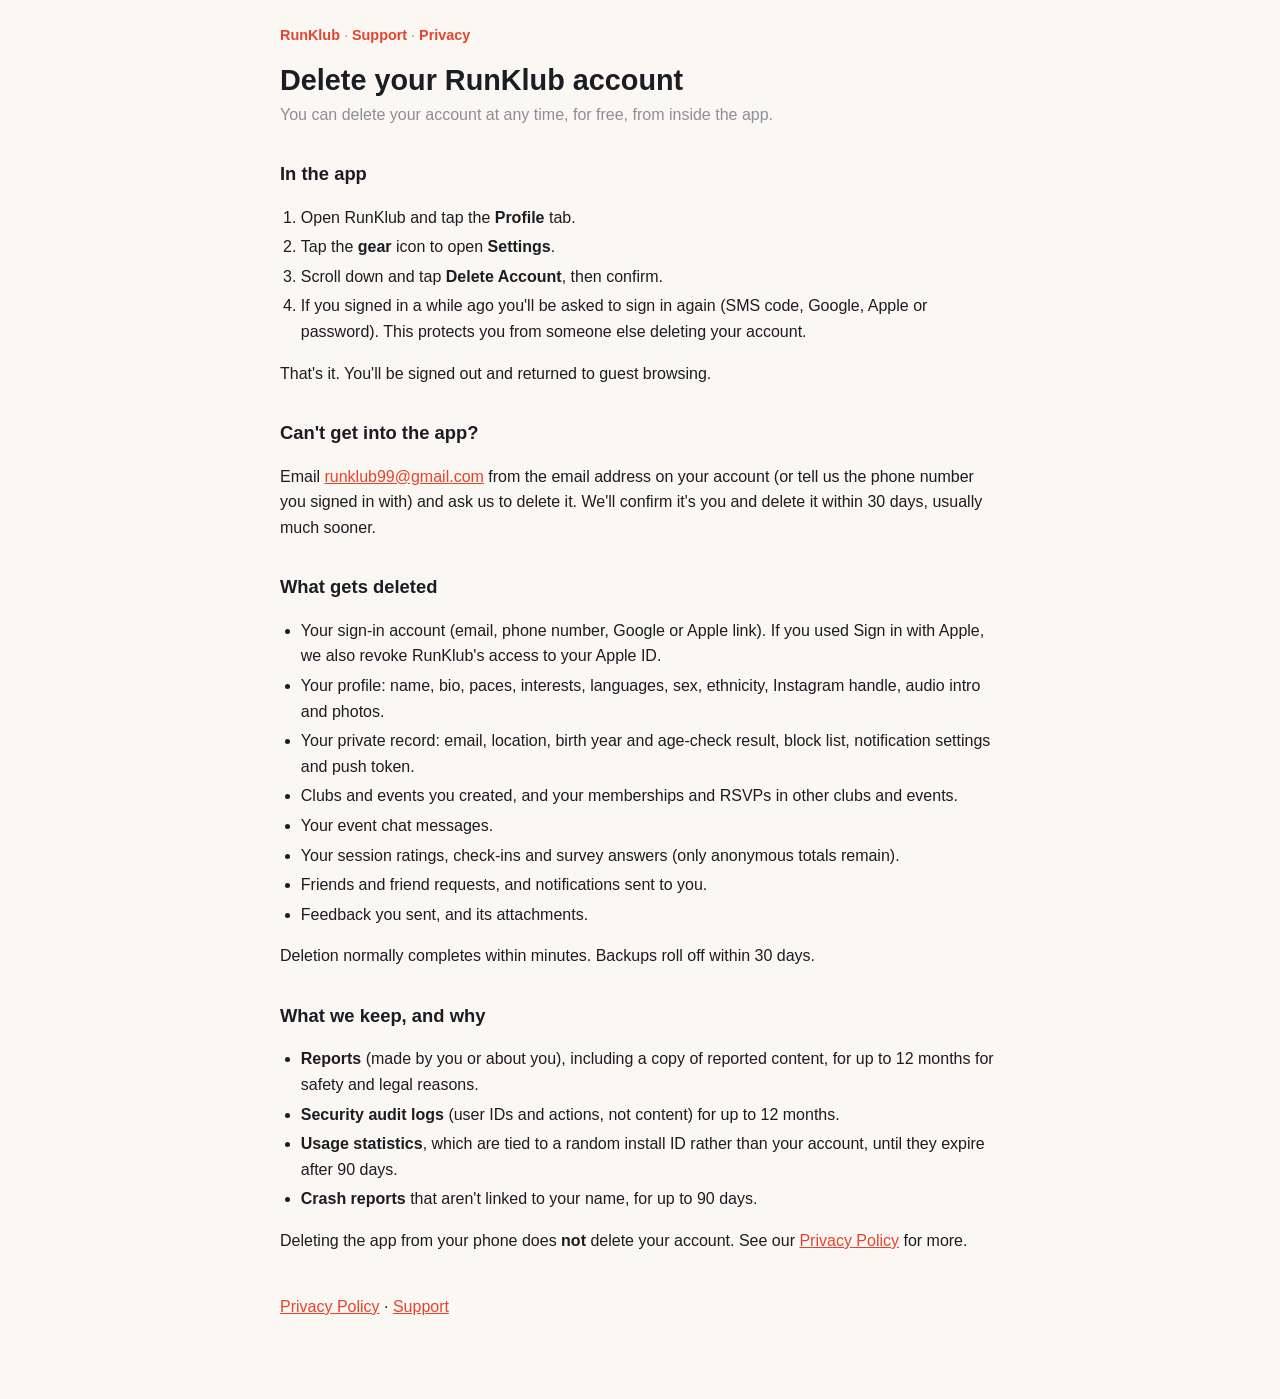
<file: delete-account.html>
<!doctype html>
<html lang="en-AU">
<head>
<meta charset="utf-8">
<meta name="viewport" content="width=device-width, initial-scale=1">
<title>Delete your RunKlub account</title>
<link rel="stylesheet" href="legal.css">
<link rel="icon" href="/favicon.svg" type="image/svg+xml">
<link rel="icon" href="/favicon-32x32.png" sizes="32x32" type="image/png">
<link rel="icon" href="/favicon-16x16.png" sizes="16x16" type="image/png">
<link rel="apple-touch-icon" href="/apple-touch-icon.png">
</head>
<body>
<main>
<nav class="top"><a href="index.html">RunKlub</a> · <a href="support.html">Support</a> · <a href="privacy.html">Privacy</a></nav>

<h1>Delete your RunKlub account</h1>
<p class="meta">You can delete your account at any time, for free, from inside the app.</p>

<h2>In the app</h2>
<ol>
  <li>Open RunKlub and tap the <strong>Profile</strong> tab.</li>
  <li>Tap the <strong>gear</strong> icon to open <strong>Settings</strong>.</li>
  <li>Scroll down and tap <strong>Delete Account</strong>, then confirm.</li>
  <li>If you signed in a while ago you'll be asked to sign in again (SMS code, Google, Apple or password). This protects you from someone else deleting your account.</li>
</ol>
<p>That's it. You'll be signed out and returned to guest browsing.</p>

<h2>Can't get into the app?</h2>
<p>Email <a href="mailto:runklub99@gmail.com">runklub99@gmail.com</a> from the email address on your account (or tell us the phone number you signed in with) and ask us to delete it. We'll confirm it's you and delete it within 30 days, usually much sooner.</p>

<h2>What gets deleted</h2>
<ul>
  <li>Your sign-in account (email, phone number, Google or Apple link). If you used Sign in with Apple, we also revoke RunKlub's access to your Apple ID.</li>
  <li>Your profile: name, bio, paces, interests, languages, sex, ethnicity, Instagram handle, audio intro and photos.</li>
  <li>Your private record: email, location, birth year and age-check result, block list, notification settings and push token.</li>
  <li>Clubs and events you created, and your memberships and RSVPs in other clubs and events.</li>
  <li>Your event chat messages.</li>
  <li>Your session ratings, check-ins and survey answers (only anonymous totals remain).</li>
  <li>Friends and friend requests, and notifications sent to you.</li>
  <li>Feedback you sent, and its attachments.</li>
</ul>
<p>Deletion normally completes within minutes. Backups roll off within 30 days.</p>

<h2>What we keep, and why</h2>
<ul>
  <li><strong>Reports</strong> (made by you or about you), including a copy of reported content, for up to 12 months for safety and legal reasons.</li>
  <li><strong>Security audit logs</strong> (user IDs and actions, not content) for up to 12 months.</li>
  <li><strong>Usage statistics</strong>, which are tied to a random install ID rather than your account, until they expire after 90 days.</li>
  <li><strong>Crash reports</strong> that aren't linked to your name, for up to 90 days.</li>
</ul>
<p>Deleting the app from your phone does <strong>not</strong> delete your account. See our <a href="privacy.html">Privacy Policy</a> for more.</p>

<p class="links"><a href="privacy.html">Privacy Policy</a> · <a href="support.html">Support</a></p>
</main>
</body>
</html>
</file>
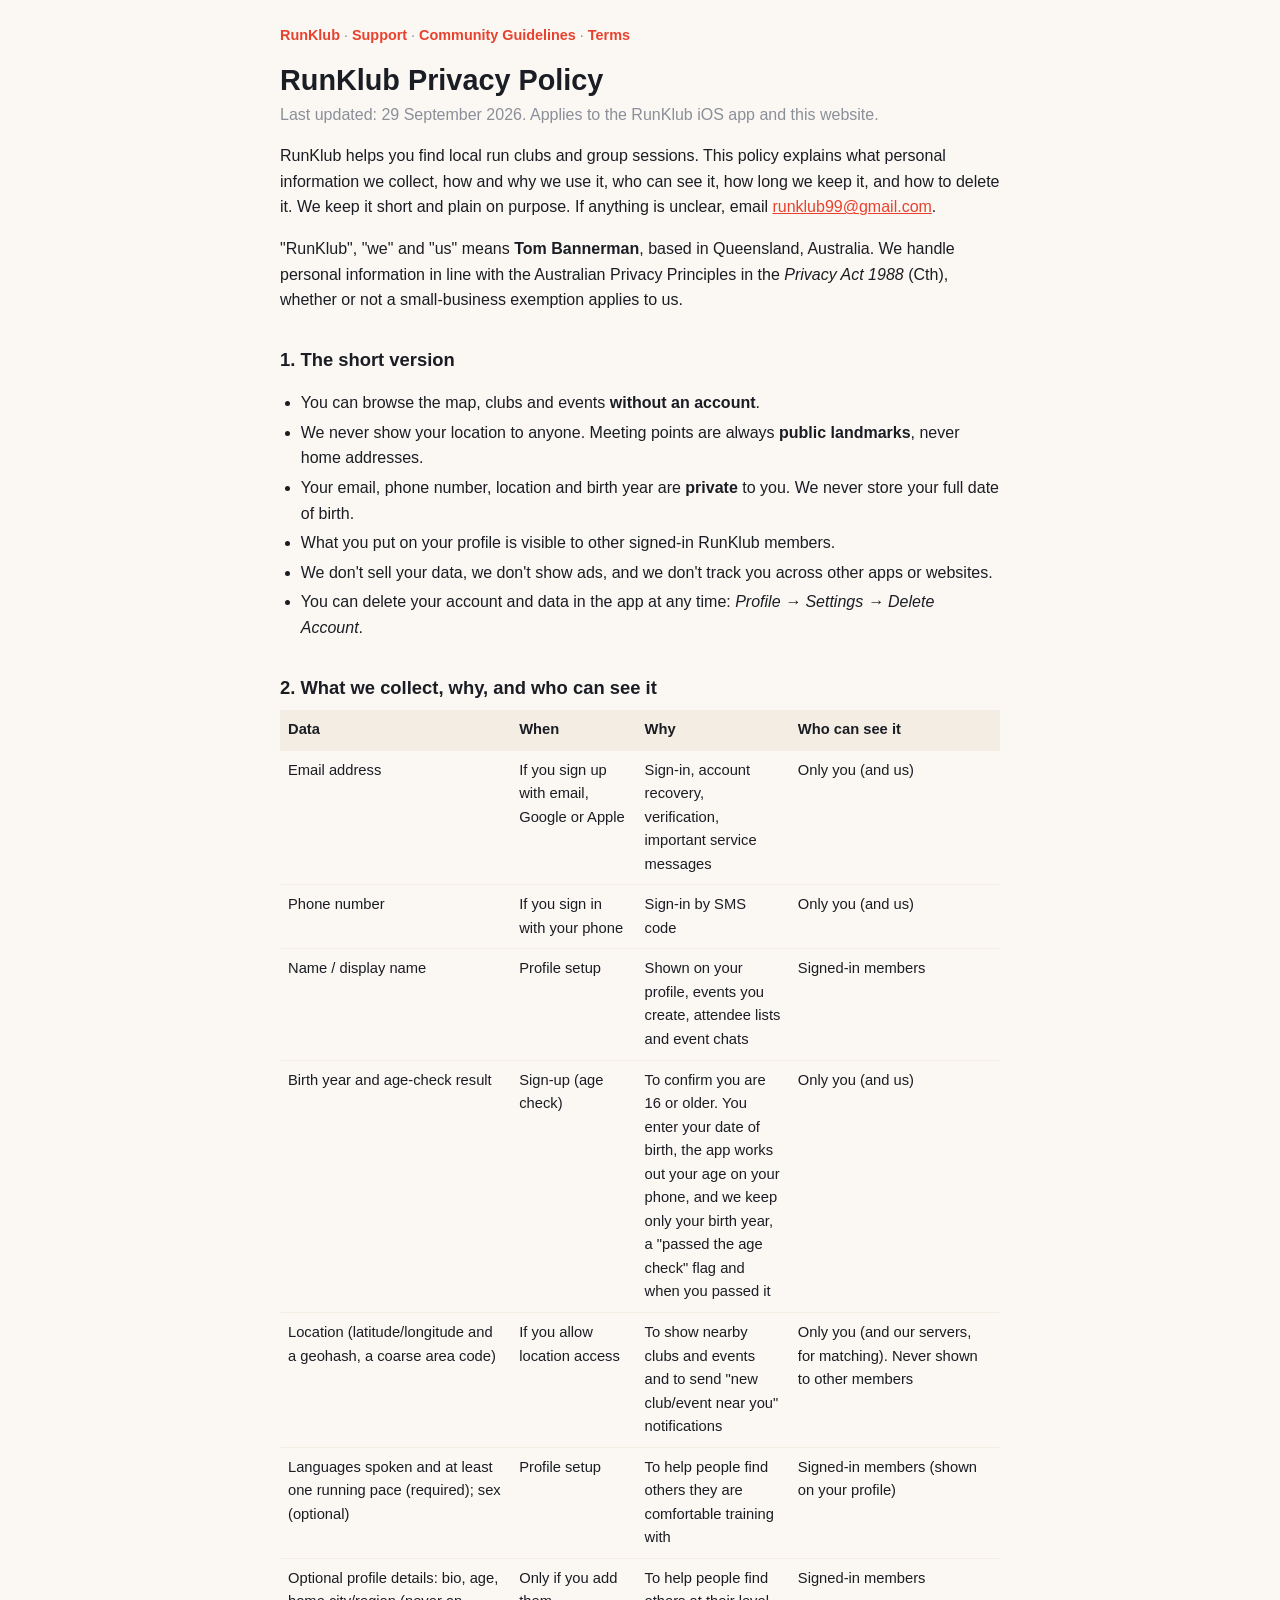
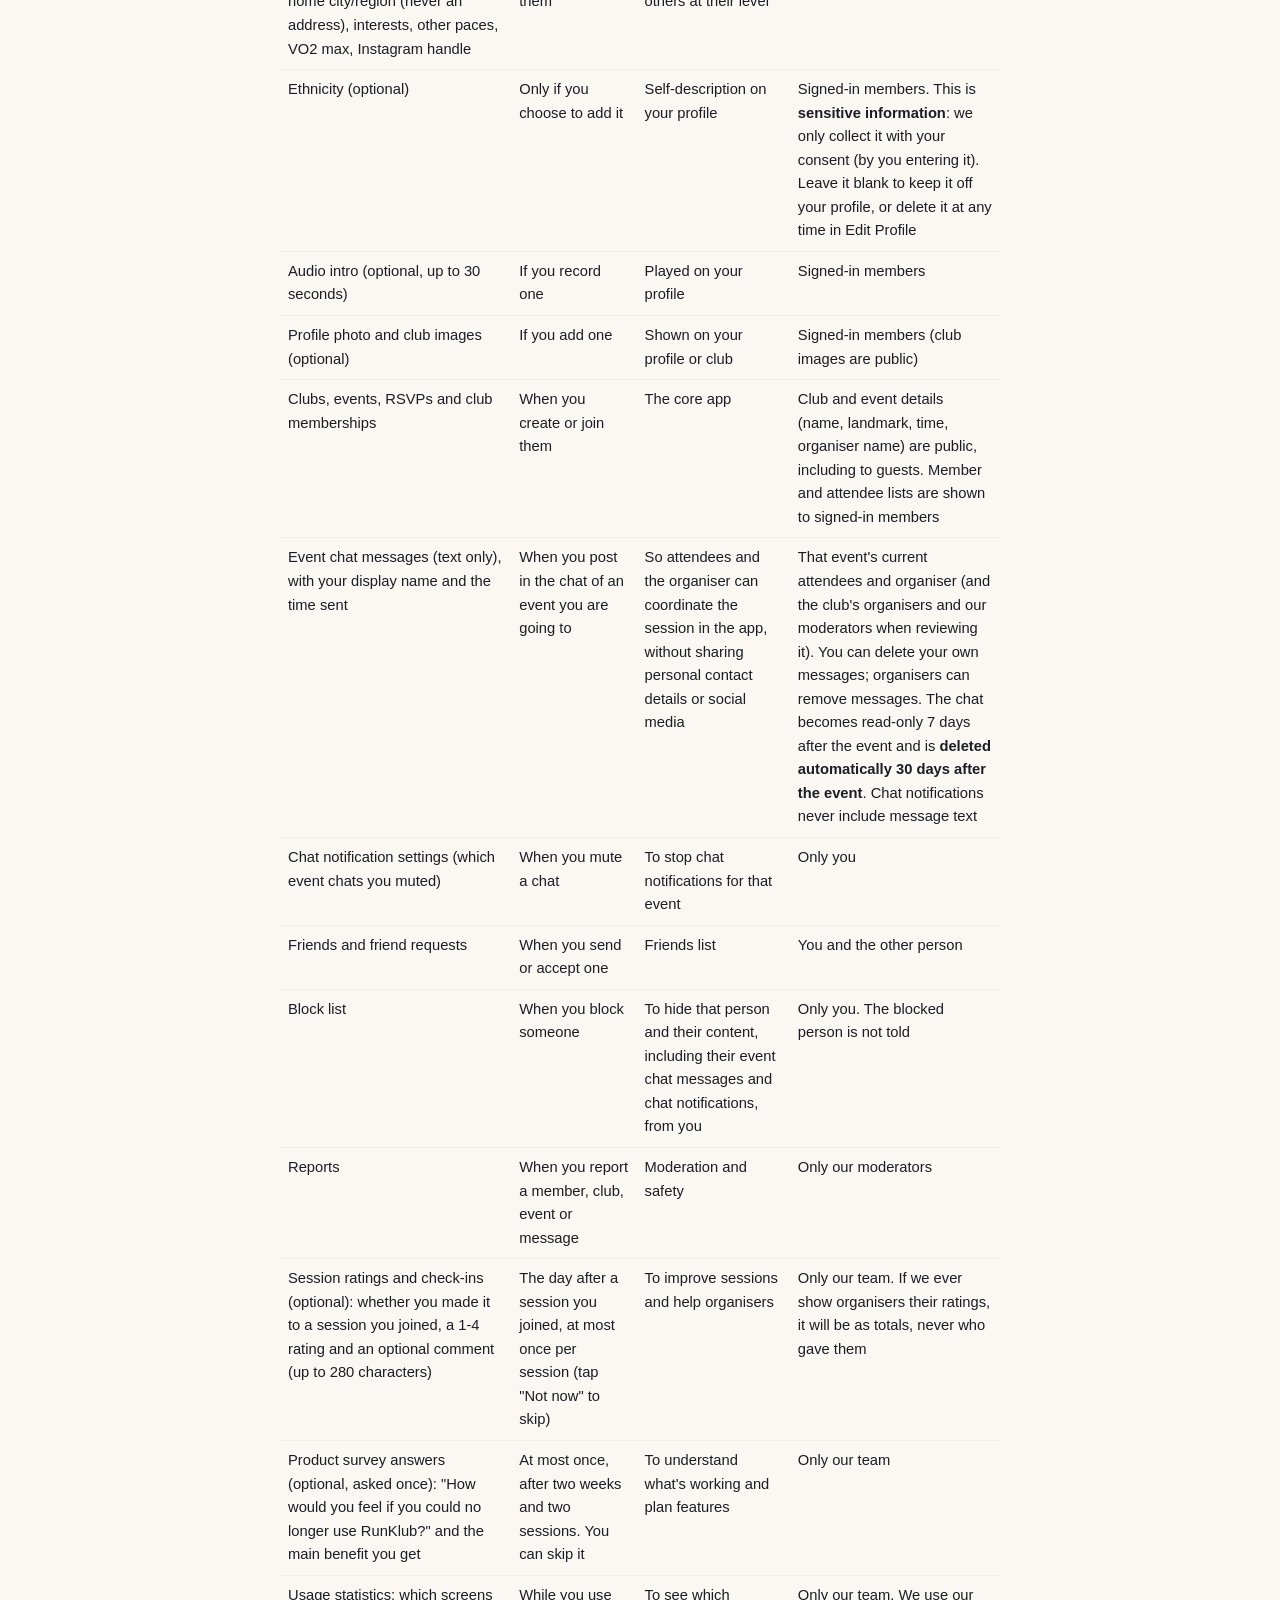
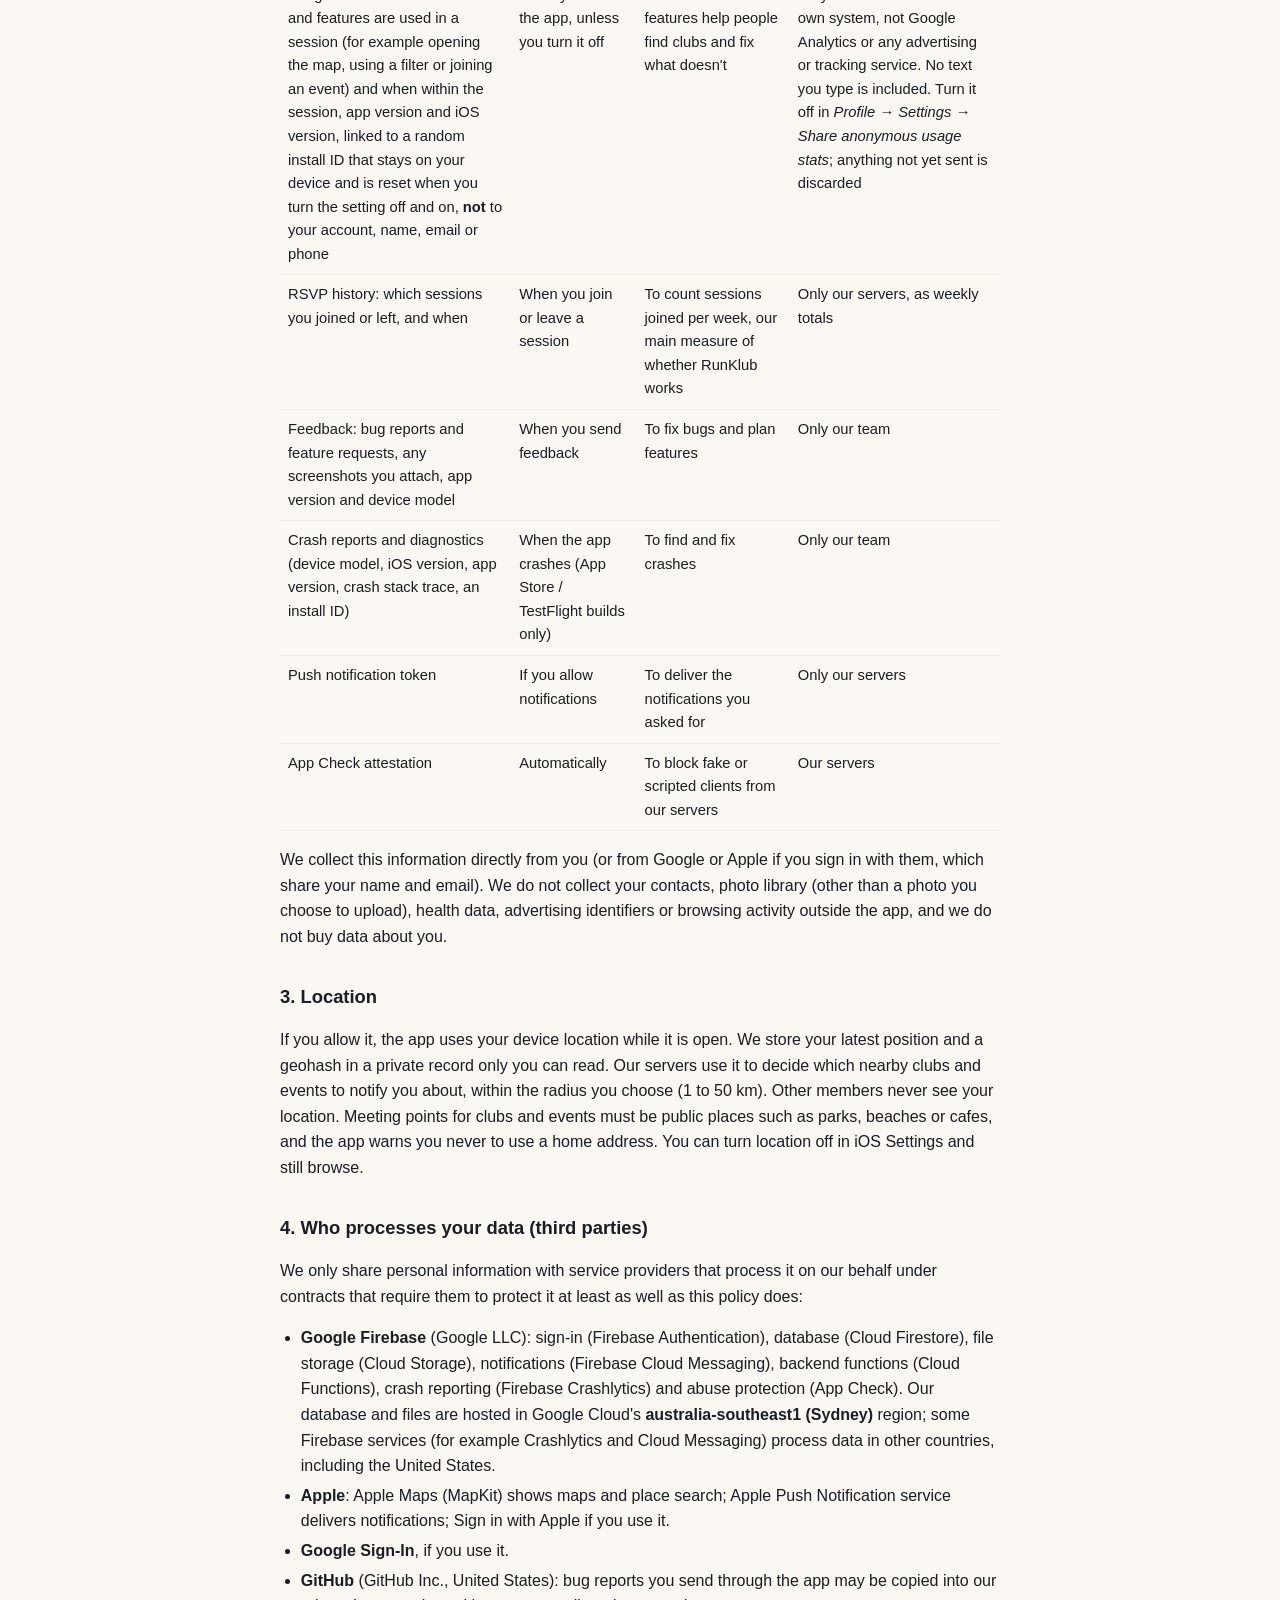
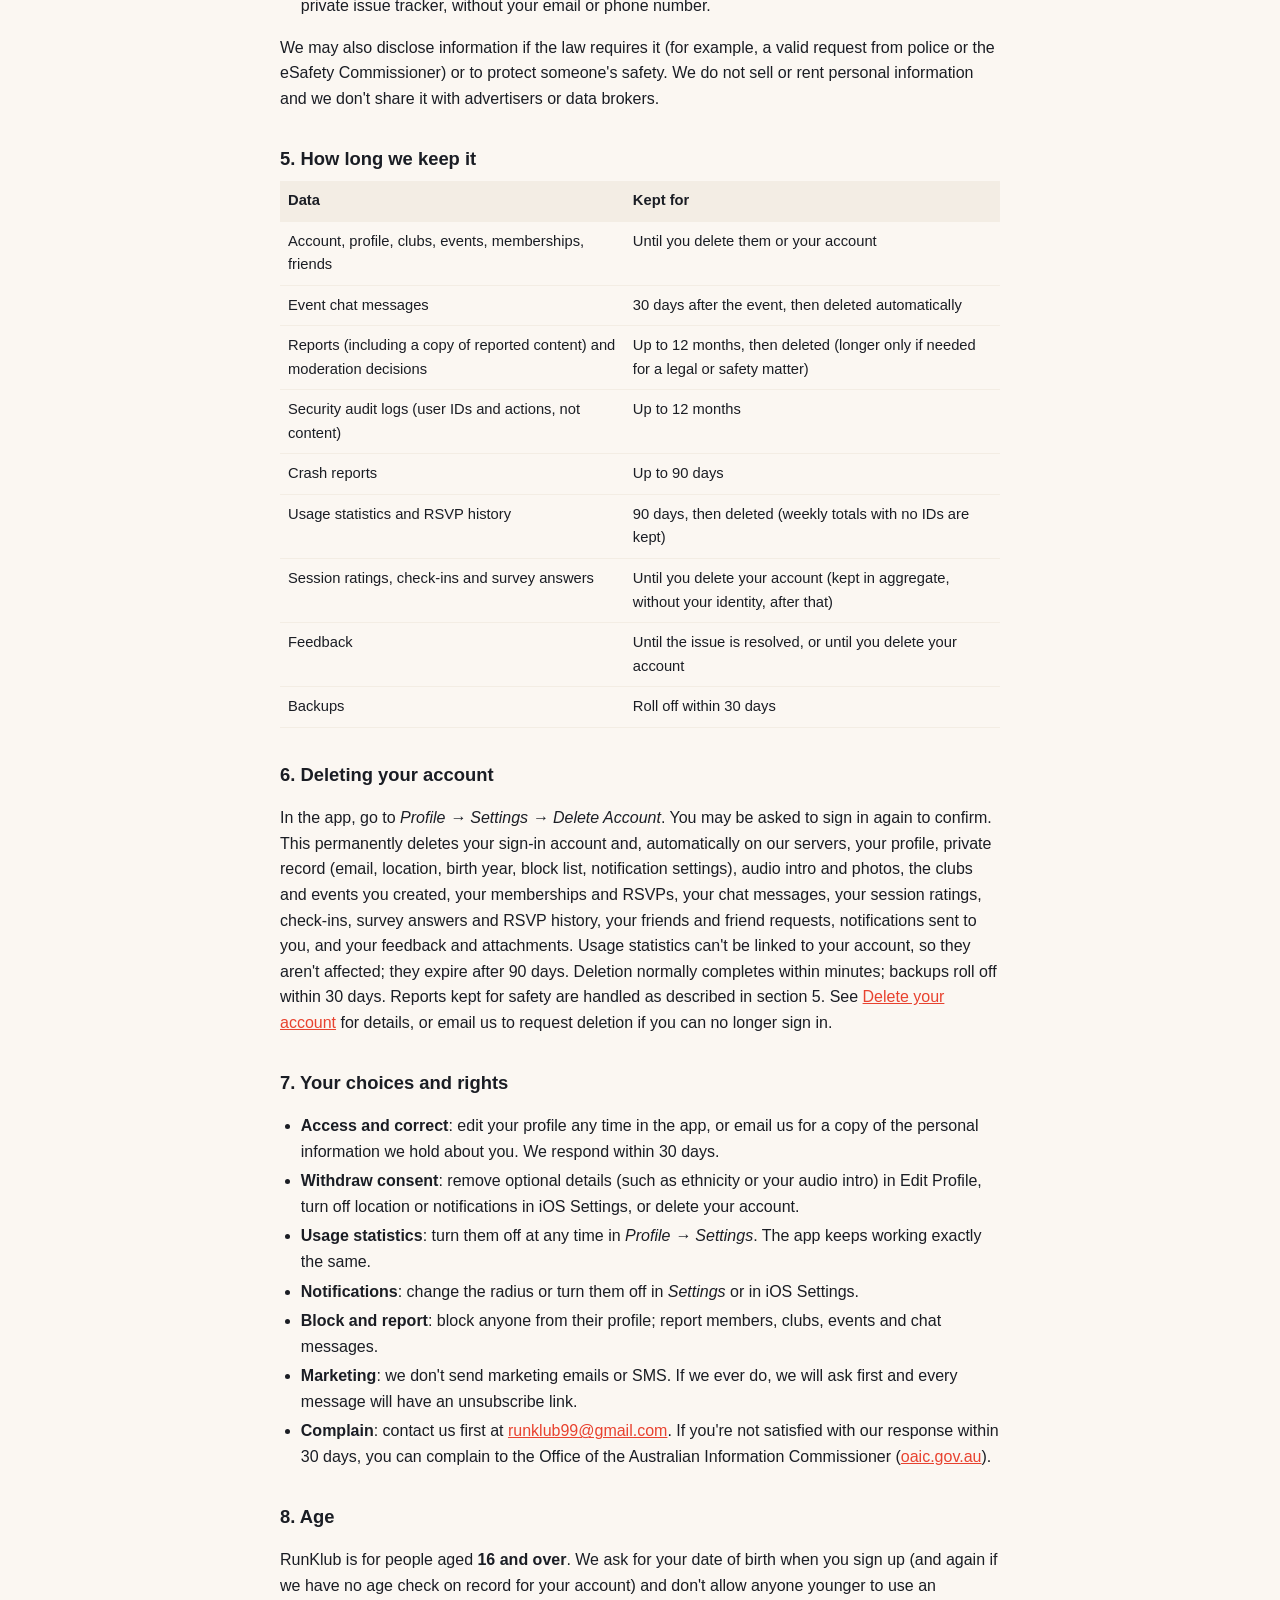
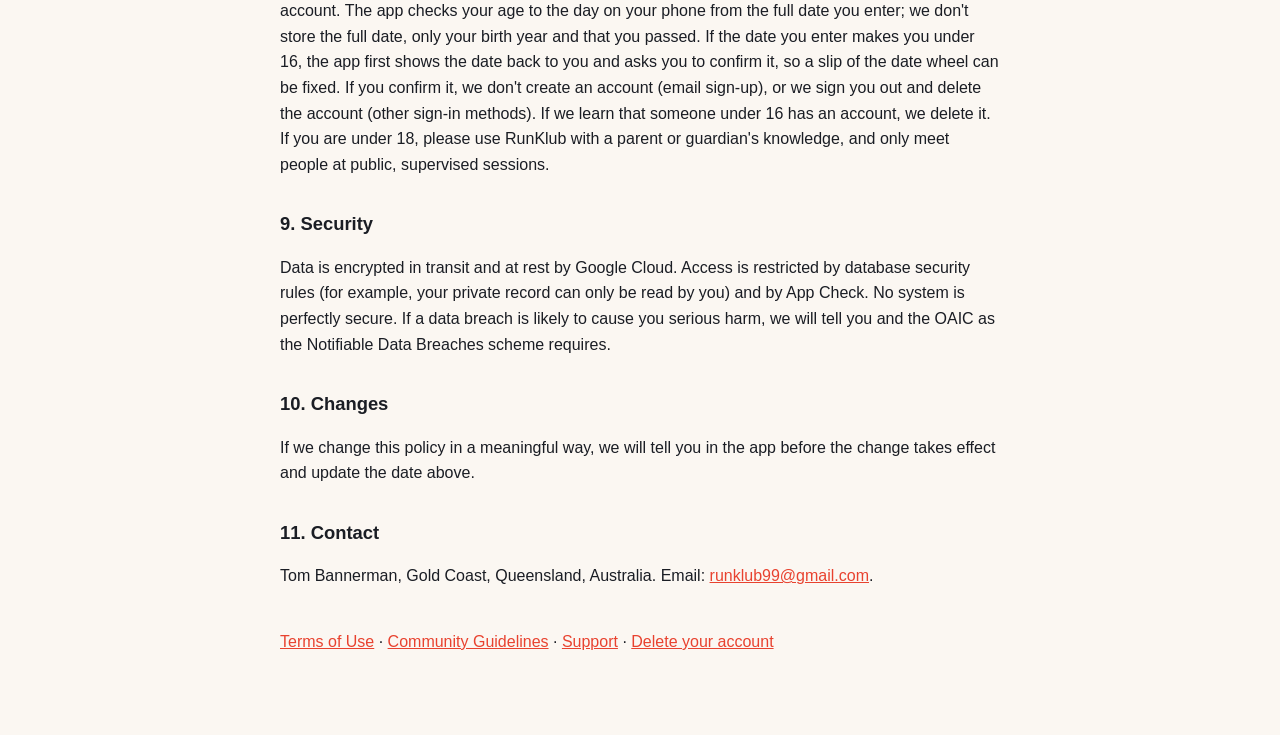
<file: privacy.html>
<!doctype html>
<html lang="en-AU">
<head>
<meta charset="utf-8">
<meta name="viewport" content="width=device-width, initial-scale=1">
<title>RunKlub Privacy Policy</title>
<link rel="stylesheet" href="legal.css">
<link rel="icon" href="/favicon.svg" type="image/svg+xml">
<link rel="icon" href="/favicon-32x32.png" sizes="32x32" type="image/png">
<link rel="icon" href="/favicon-16x16.png" sizes="16x16" type="image/png">
<link rel="apple-touch-icon" href="/apple-touch-icon.png">
</head>
<body>
<main>
<nav class="top"><a href="index.html">RunKlub</a> · <a href="support.html">Support</a> · <a href="community.html">Community Guidelines</a> · <a href="terms.html">Terms</a></nav>

<h1>RunKlub Privacy Policy</h1>
<p class="meta">Last updated: 29 September 2026. Applies to the RunKlub iOS app and this website.</p>

<p>RunKlub helps you find local run clubs and group sessions. This policy explains what personal information we collect, how and why we use it, who can see it, how long we keep it, and how to delete it. We keep it short and plain on purpose. If anything is unclear, email <a href="mailto:runklub99@gmail.com">runklub99@gmail.com</a>.</p>

<p>"RunKlub", "we" and "us" means <strong>Tom Bannerman</strong>, based in Queensland, Australia. We handle personal information in line with the Australian Privacy Principles in the <em>Privacy Act 1988</em> (Cth), whether or not a small-business exemption applies to us.</p>

<h2>1. The short version</h2>
<ul>
  <li>You can browse the map, clubs and events <strong>without an account</strong>.</li>
  <li>We never show your location to anyone. Meeting points are always <strong>public landmarks</strong>, never home addresses.</li>
  <li>Your email, phone number, location and birth year are <strong>private</strong> to you. We never store your full date of birth.</li>
  <li>What you put on your profile is visible to other signed-in RunKlub members.</li>
  <li>We don't sell your data, we don't show ads, and we don't track you across other apps or websites.</li>
  <li>You can delete your account and data in the app at any time: <em>Profile → Settings → Delete Account</em>.</li>
</ul>

<h2>2. What we collect, why, and who can see it</h2>
<table>
<thead><tr><th>Data</th><th>When</th><th>Why</th><th>Who can see it</th></tr></thead>
<tbody>
<tr><td>Email address</td><td>If you sign up with email, Google or Apple</td><td>Sign-in, account recovery, verification, important service messages</td><td>Only you (and us)</td></tr>
<tr><td>Phone number</td><td>If you sign in with your phone</td><td>Sign-in by SMS code</td><td>Only you (and us)</td></tr>
<tr><td>Name / display name</td><td>Profile setup</td><td>Shown on your profile, events you create, attendee lists and event chats</td><td>Signed-in members</td></tr>
<tr><td>Birth year and age-check result</td><td>Sign-up (age check)</td><td>To confirm you are 16 or older. You enter your date of birth, the app works out your age on your phone, and we keep only your birth year, a "passed the age check" flag and when you passed it</td><td>Only you (and us)</td></tr>
<tr><td>Location (latitude/longitude and a geohash, a coarse area code)</td><td>If you allow location access</td><td>To show nearby clubs and events and to send "new club/event near you" notifications</td><td>Only you (and our servers, for matching). Never shown to other members</td></tr>
<tr><td>Languages spoken and at least one running pace (required); sex (optional)</td><td>Profile setup</td><td>To help people find others they are comfortable training with</td><td>Signed-in members (shown on your profile)</td></tr>
<tr><td>Optional profile details: bio, age, home city/region (never an address), interests, other paces, VO2 max, Instagram handle</td><td>Only if you add them</td><td>To help people find others at their level</td><td>Signed-in members</td></tr>
<tr><td>Ethnicity (optional)</td><td>Only if you choose to add it</td><td>Self-description on your profile</td><td>Signed-in members. This is <strong>sensitive information</strong>: we only collect it with your consent (by you entering it). Leave it blank to keep it off your profile, or delete it at any time in Edit Profile</td></tr>
<tr><td>Audio intro (optional, up to 30 seconds)</td><td>If you record one</td><td>Played on your profile</td><td>Signed-in members</td></tr>
<tr><td>Profile photo and club images (optional)</td><td>If you add one</td><td>Shown on your profile or club</td><td>Signed-in members (club images are public)</td></tr>
<tr><td>Clubs, events, RSVPs and club memberships</td><td>When you create or join them</td><td>The core app</td><td>Club and event details (name, landmark, time, organiser name) are public, including to guests. Member and attendee lists are shown to signed-in members</td></tr>
<tr><td>Event chat messages (text only), with your display name and the time sent</td><td>When you post in the chat of an event you are going to</td><td>So attendees and the organiser can coordinate the session in the app, without sharing personal contact details or social media</td><td>That event's current attendees and organiser (and the club's organisers and our moderators when reviewing it). You can delete your own messages; organisers can remove messages. The chat becomes read-only 7 days after the event and is <strong>deleted automatically 30 days after the event</strong>. Chat notifications never include message text</td></tr>
<tr><td>Chat notification settings (which event chats you muted)</td><td>When you mute a chat</td><td>To stop chat notifications for that event</td><td>Only you</td></tr>
<tr><td>Friends and friend requests</td><td>When you send or accept one</td><td>Friends list</td><td>You and the other person</td></tr>
<tr><td>Block list</td><td>When you block someone</td><td>To hide that person and their content, including their event chat messages and chat notifications, from you</td><td>Only you. The blocked person is not told</td></tr>
<tr><td>Reports</td><td>When you report a member, club, event or message</td><td>Moderation and safety</td><td>Only our moderators</td></tr>
<tr><td>Session ratings and check-ins (optional): whether you made it to a session you joined, a 1-4 rating and an optional comment (up to 280 characters)</td><td>The day after a session you joined, at most once per session (tap "Not now" to skip)</td><td>To improve sessions and help organisers</td><td>Only our team. If we ever show organisers their ratings, it will be as totals, never who gave them</td></tr>
<tr><td>Product survey answers (optional, asked once): "How would you feel if you could no longer use RunKlub?" and the main benefit you get</td><td>At most once, after two weeks and two sessions. You can skip it</td><td>To understand what's working and plan features</td><td>Only our team</td></tr>
<tr><td>Usage statistics: which screens and features are used in a session (for example opening the map, using a filter or joining an event) and when within the session, app version and iOS version, linked to a random install ID that stays on your device and is reset when you turn the setting off and on, <strong>not</strong> to your account, name, email or phone</td><td>While you use the app, unless you turn it off</td><td>To see which features help people find clubs and fix what doesn't</td><td>Only our team. We use our own system, not Google Analytics or any advertising or tracking service. No text you type is included. Turn it off in <em>Profile → Settings → Share anonymous usage stats</em>; anything not yet sent is discarded</td></tr>
<tr><td>RSVP history: which sessions you joined or left, and when</td><td>When you join or leave a session</td><td>To count sessions joined per week, our main measure of whether RunKlub works</td><td>Only our servers, as weekly totals</td></tr>
<tr><td>Feedback: bug reports and feature requests, any screenshots you attach, app version and device model</td><td>When you send feedback</td><td>To fix bugs and plan features</td><td>Only our team</td></tr>
<tr><td>Crash reports and diagnostics (device model, iOS version, app version, crash stack trace, an install ID)</td><td>When the app crashes (App Store / TestFlight builds only)</td><td>To find and fix crashes</td><td>Only our team</td></tr>
<tr><td>Push notification token</td><td>If you allow notifications</td><td>To deliver the notifications you asked for</td><td>Only our servers</td></tr>
<tr><td>App Check attestation</td><td>Automatically</td><td>To block fake or scripted clients from our servers</td><td>Our servers</td></tr>
</tbody>
</table>
<p>We collect this information directly from you (or from Google or Apple if you sign in with them, which share your name and email). We do not collect your contacts, photo library (other than a photo you choose to upload), health data, advertising identifiers or browsing activity outside the app, and we do not buy data about you.</p>

<h2>3. Location</h2>
<p>If you allow it, the app uses your device location while it is open. We store your latest position and a geohash in a private record only you can read. Our servers use it to decide which nearby clubs and events to notify you about, within the radius you choose (1 to 50 km). Other members never see your location. Meeting points for clubs and events must be public places such as parks, beaches or cafes, and the app warns you never to use a home address. You can turn location off in iOS Settings and still browse.</p>

<h2>4. Who processes your data (third parties)</h2>
<p>We only share personal information with service providers that process it on our behalf under contracts that require them to protect it at least as well as this policy does:</p>
<ul>
  <li><strong>Google Firebase</strong> (Google LLC): sign-in (Firebase Authentication), database (Cloud Firestore), file storage (Cloud Storage), notifications (Firebase Cloud Messaging), backend functions (Cloud Functions), crash reporting (Firebase Crashlytics) and abuse protection (App Check). Our database and files are hosted in Google Cloud's <strong>australia-southeast1 (Sydney)</strong> region; some Firebase services (for example Crashlytics and Cloud Messaging) process data in other countries, including the United States.</li>
  <li><strong>Apple</strong>: Apple Maps (MapKit) shows maps and place search; Apple Push Notification service delivers notifications; Sign in with Apple if you use it.</li>
  <li><strong>Google Sign-In</strong>, if you use it.</li>
  <li><strong>GitHub</strong> (GitHub Inc., United States): bug reports you send through the app may be copied into our private issue tracker, without your email or phone number.</li>
</ul>
<p>We may also disclose information if the law requires it (for example, a valid request from police or the eSafety Commissioner) or to protect someone's safety. We do not sell or rent personal information and we don't share it with advertisers or data brokers.</p>

<h2>5. How long we keep it</h2>
<table>
<thead><tr><th>Data</th><th>Kept for</th></tr></thead>
<tbody>
<tr><td>Account, profile, clubs, events, memberships, friends</td><td>Until you delete them or your account</td></tr>
<tr><td>Event chat messages</td><td>30 days after the event, then deleted automatically</td></tr>
<tr><td>Reports (including a copy of reported content) and moderation decisions</td><td>Up to 12 months, then deleted (longer only if needed for a legal or safety matter)</td></tr>
<tr><td>Security audit logs (user IDs and actions, not content)</td><td>Up to 12 months</td></tr>
<tr><td>Crash reports</td><td>Up to 90 days</td></tr>
<tr><td>Usage statistics and RSVP history</td><td>90 days, then deleted (weekly totals with no IDs are kept)</td></tr>
<tr><td>Session ratings, check-ins and survey answers</td><td>Until you delete your account (kept in aggregate, without your identity, after that)</td></tr>
<tr><td>Feedback</td><td>Until the issue is resolved, or until you delete your account</td></tr>
<tr><td>Backups</td><td>Roll off within 30 days</td></tr>
</tbody>
</table>

<h2>6. Deleting your account</h2>
<p>In the app, go to <em>Profile → Settings → Delete Account</em>. You may be asked to sign in again to confirm. This permanently deletes your sign-in account and, automatically on our servers, your profile, private record (email, location, birth year, block list, notification settings), audio intro and photos, the clubs and events you created, your memberships and RSVPs, your chat messages, your session ratings, check-ins, survey answers and RSVP history, your friends and friend requests, notifications sent to you, and your feedback and attachments. Usage statistics can't be linked to your account, so they aren't affected; they expire after 90 days. Deletion normally completes within minutes; backups roll off within 30 days. Reports kept for safety are handled as described in section 5. See <a href="delete-account.html">Delete your account</a> for details, or email us to request deletion if you can no longer sign in.</p>

<h2>7. Your choices and rights</h2>
<ul>
  <li><strong>Access and correct</strong>: edit your profile any time in the app, or email us for a copy of the personal information we hold about you. We respond within 30 days.</li>
  <li><strong>Withdraw consent</strong>: remove optional details (such as ethnicity or your audio intro) in Edit Profile, turn off location or notifications in iOS Settings, or delete your account.</li>
  <li><strong>Usage statistics</strong>: turn them off at any time in <em>Profile → Settings</em>. The app keeps working exactly the same.</li>
  <li><strong>Notifications</strong>: change the radius or turn them off in <em>Settings</em> or in iOS Settings.</li>
  <li><strong>Block and report</strong>: block anyone from their profile; report members, clubs, events and chat messages.</li>
  <li><strong>Marketing</strong>: we don't send marketing emails or SMS. If we ever do, we will ask first and every message will have an unsubscribe link.</li>
  <li><strong>Complain</strong>: contact us first at <a href="mailto:runklub99@gmail.com">runklub99@gmail.com</a>. If you're not satisfied with our response within 30 days, you can complain to the Office of the Australian Information Commissioner (<a href="https://www.oaic.gov.au">oaic.gov.au</a>).</li>
</ul>

<h2>8. Age</h2>
<p>RunKlub is for people aged <strong>16 and over</strong>. We ask for your date of birth when you sign up (and again if we have no age check on record for your account) and don't allow anyone younger to use an account. The app checks your age to the day on your phone from the full date you enter; we don't store the full date, only your birth year and that you passed. If the date you enter makes you under 16, the app first shows the date back to you and asks you to confirm it, so a slip of the date wheel can be fixed. If you confirm it, we don't create an account (email sign-up), or we sign you out and delete the account (other sign-in methods). If we learn that someone under 16 has an account, we delete it. If you are under 18, please use RunKlub with a parent or guardian's knowledge, and only meet people at public, supervised sessions.</p>

<h2>9. Security</h2>
<p>Data is encrypted in transit and at rest by Google Cloud. Access is restricted by database security rules (for example, your private record can only be read by you) and by App Check. No system is perfectly secure. If a data breach is likely to cause you serious harm, we will tell you and the OAIC as the Notifiable Data Breaches scheme requires.</p>

<h2>10. Changes</h2>
<p>If we change this policy in a meaningful way, we will tell you in the app before the change takes effect and update the date above.</p>

<h2>11. Contact</h2>
<p>Tom Bannerman, Gold Coast, Queensland, Australia. Email: <a href="mailto:runklub99@gmail.com">runklub99@gmail.com</a>.</p>

<p class="links"><a href="terms.html">Terms of Use</a> · <a href="community.html">Community Guidelines</a> · <a href="support.html">Support</a> · <a href="delete-account.html">Delete your account</a></p>
</main>
</body>
</html>
</file>
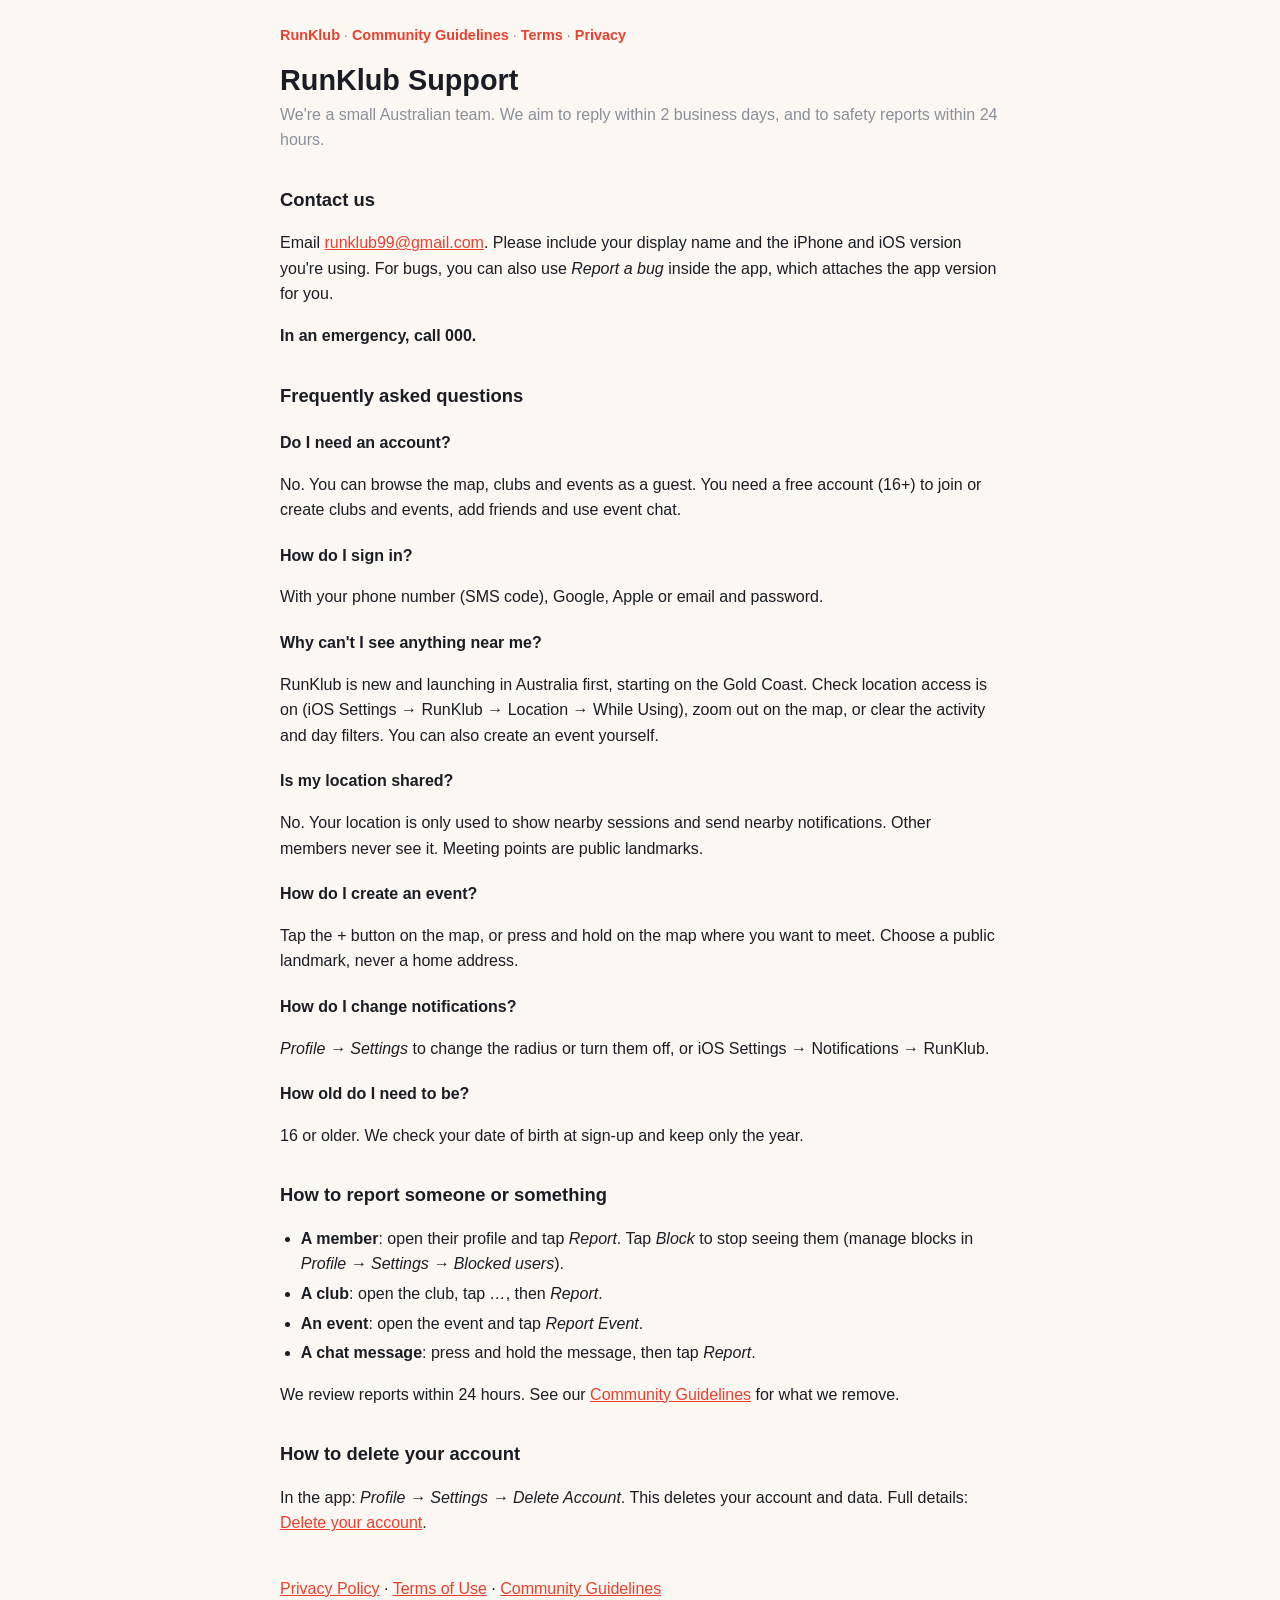
<file: support.html>
<!doctype html>
<html lang="en-AU">
<head>
<meta charset="utf-8">
<meta name="viewport" content="width=device-width, initial-scale=1">
<title>RunKlub Support</title>
<link rel="stylesheet" href="legal.css">
<link rel="icon" href="/favicon.svg" type="image/svg+xml">
<link rel="icon" href="/favicon-32x32.png" sizes="32x32" type="image/png">
<link rel="icon" href="/favicon-16x16.png" sizes="16x16" type="image/png">
<link rel="apple-touch-icon" href="/apple-touch-icon.png">
</head>
<body>
<main>
<nav class="top"><a href="index.html">RunKlub</a> · <a href="community.html">Community Guidelines</a> · <a href="terms.html">Terms</a> · <a href="privacy.html">Privacy</a></nav>

<h1>RunKlub Support</h1>
<p class="meta">We're a small Australian team. We aim to reply within 2 business days, and to safety reports within 24 hours.</p>

<h2>Contact us</h2>
<p>Email <a href="mailto:runklub99@gmail.com">runklub99@gmail.com</a>. Please include your display name and the iPhone and iOS version you're using. For bugs, you can also use <em>Report a bug</em> inside the app, which attaches the app version for you.</p>
<p><strong>In an emergency, call 000.</strong></p>

<h2>Frequently asked questions</h2>

<h3>Do I need an account?</h3>
<p>No. You can browse the map, clubs and events as a guest. You need a free account (16+) to join or create clubs and events, add friends and use event chat.</p>

<h3>How do I sign in?</h3>
<p>With your phone number (SMS code), Google, Apple or email and password.</p>

<h3>Why can't I see anything near me?</h3>
<p>RunKlub is new and launching in Australia first, starting on the Gold Coast. Check location access is on (iOS Settings → RunKlub → Location → While Using), zoom out on the map, or clear the activity and day filters. You can also create an event yourself.</p>

<h3>Is my location shared?</h3>
<p>No. Your location is only used to show nearby sessions and send nearby notifications. Other members never see it. Meeting points are public landmarks.</p>

<h3>How do I create an event?</h3>
<p>Tap the <em>+</em> button on the map, or press and hold on the map where you want to meet. Choose a public landmark, never a home address.</p>

<h3>How do I change notifications?</h3>
<p><em>Profile → Settings</em> to change the radius or turn them off, or iOS Settings → Notifications → RunKlub.</p>

<h3>How old do I need to be?</h3>
<p>16 or older. We check your date of birth at sign-up and keep only the year.</p>

<h2 id="report">How to report someone or something</h2>
<ul>
  <li><strong>A member</strong>: open their profile and tap <em>Report</em>. Tap <em>Block</em> to stop seeing them (manage blocks in <em>Profile → Settings → Blocked users</em>).</li>
  <li><strong>A club</strong>: open the club, tap <em>…</em>, then <em>Report</em>.</li>
  <li><strong>An event</strong>: open the event and tap <em>Report Event</em>.</li>
  <li><strong>A chat message</strong>: press and hold the message, then tap <em>Report</em>.</li>
</ul>
<p>We review reports within 24 hours. See our <a href="community.html">Community Guidelines</a> for what we remove.</p>

<h2 id="delete">How to delete your account</h2>
<p>In the app: <em>Profile → Settings → Delete Account</em>. This deletes your account and data. Full details: <a href="delete-account.html">Delete your account</a>.</p>

<p class="links"><a href="privacy.html">Privacy Policy</a> · <a href="terms.html">Terms of Use</a> · <a href="community.html">Community Guidelines</a></p>
</main>
</body>
</html>
</file>
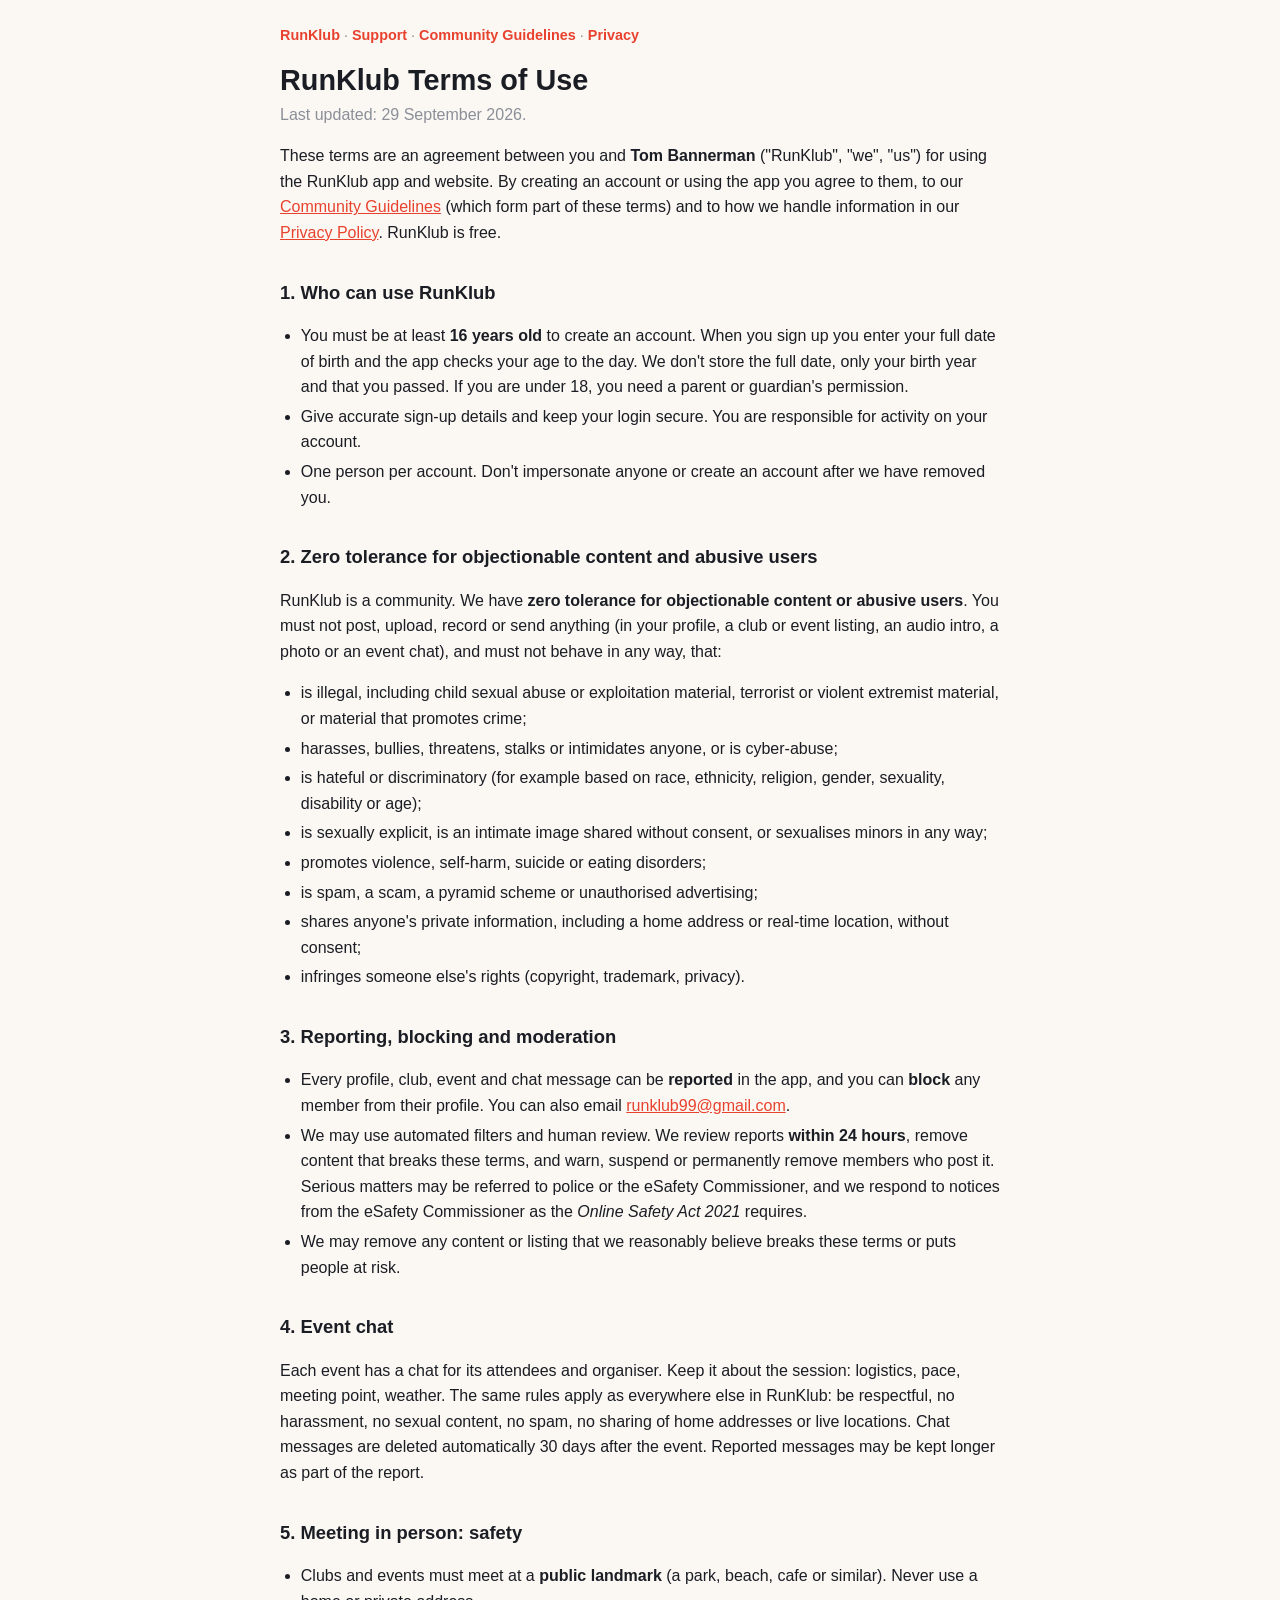
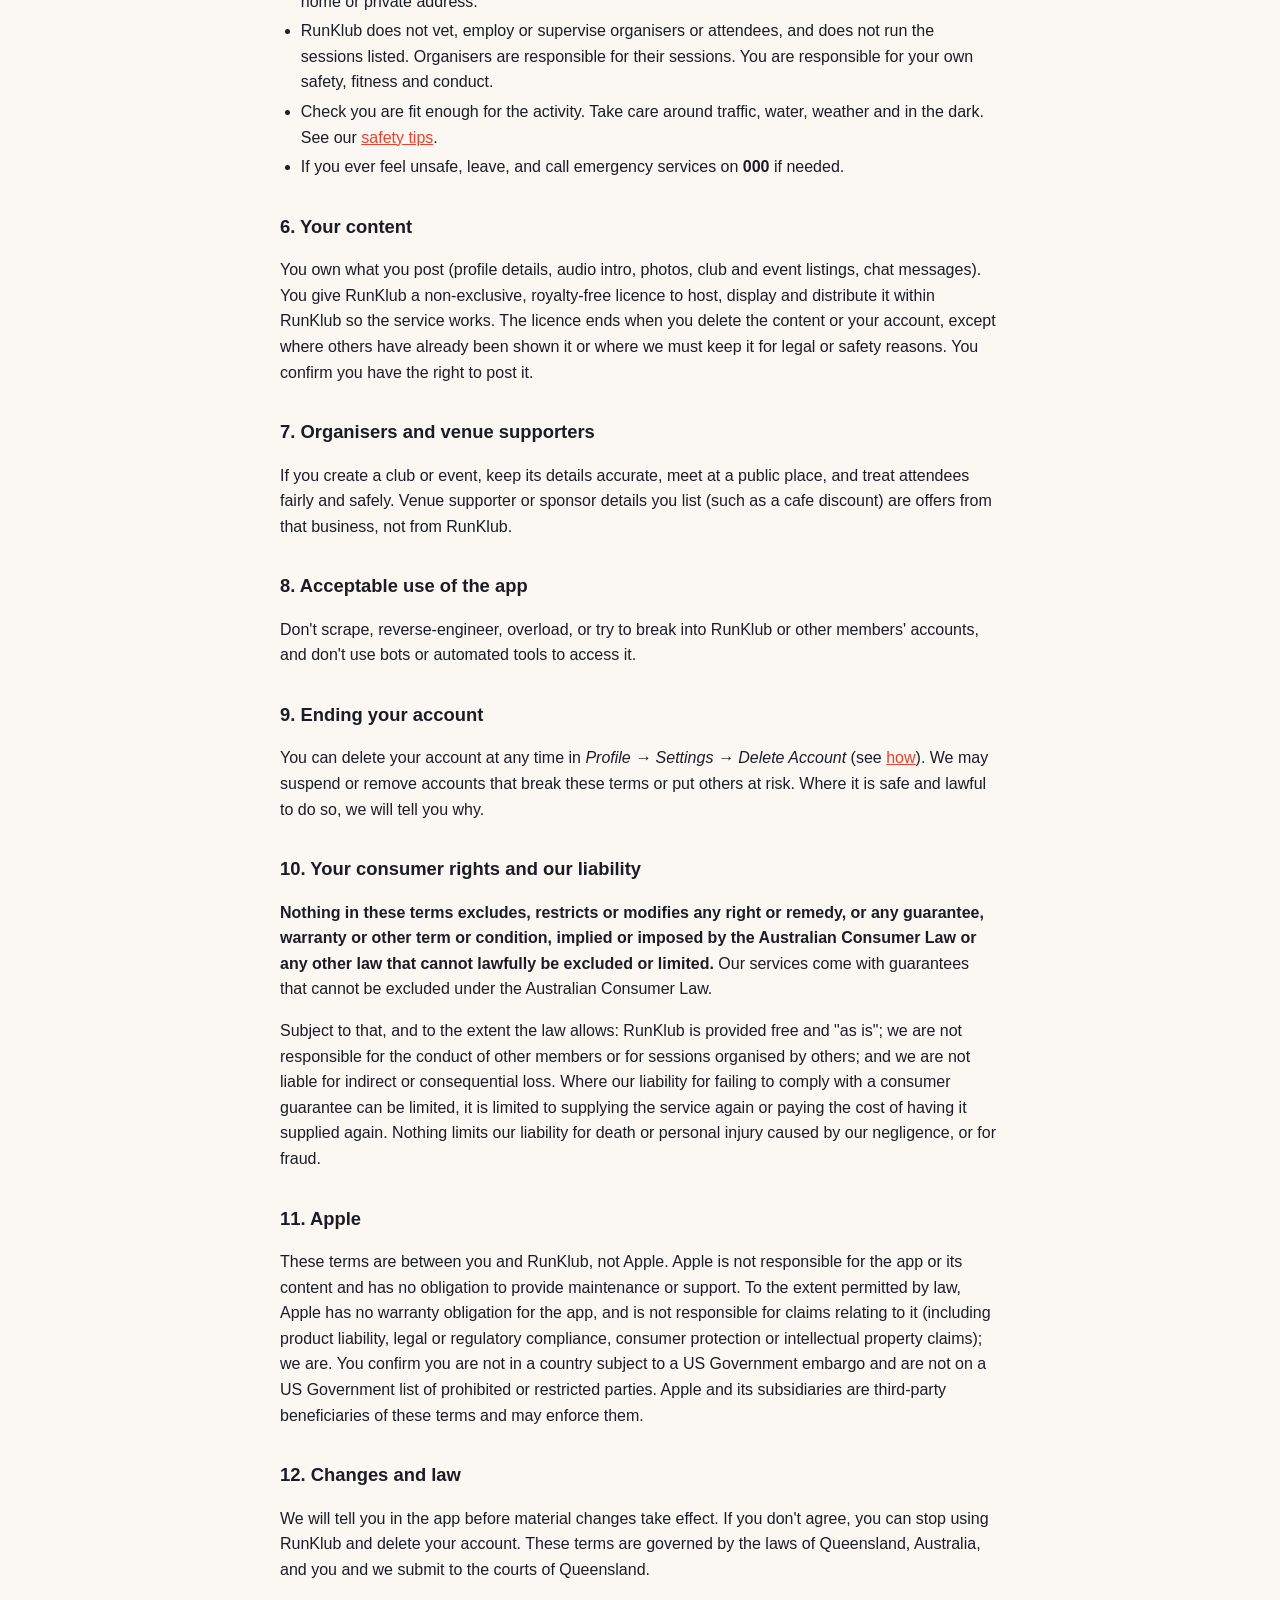
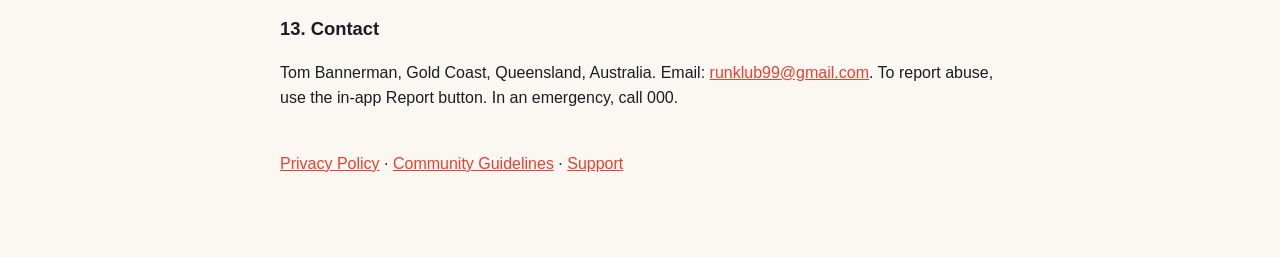
<file: terms.html>
<!doctype html>
<html lang="en-AU">
<head>
<meta charset="utf-8">
<meta name="viewport" content="width=device-width, initial-scale=1">
<title>RunKlub Terms of Use</title>
<link rel="stylesheet" href="legal.css">
<link rel="icon" href="/favicon.svg" type="image/svg+xml">
<link rel="icon" href="/favicon-32x32.png" sizes="32x32" type="image/png">
<link rel="icon" href="/favicon-16x16.png" sizes="16x16" type="image/png">
<link rel="apple-touch-icon" href="/apple-touch-icon.png">
</head>
<body>
<main>
<nav class="top"><a href="index.html">RunKlub</a> · <a href="support.html">Support</a> · <a href="community.html">Community Guidelines</a> · <a href="privacy.html">Privacy</a></nav>

<h1>RunKlub Terms of Use</h1>
<p class="meta">Last updated: 29 September 2026.</p>

<p>These terms are an agreement between you and <strong>Tom Bannerman</strong> ("RunKlub", "we", "us") for using the RunKlub app and website. By creating an account or using the app you agree to them, to our <a href="community.html">Community Guidelines</a> (which form part of these terms) and to how we handle information in our <a href="privacy.html">Privacy Policy</a>. RunKlub is free.</p>

<h2>1. Who can use RunKlub</h2>
<ul>
  <li>You must be at least <strong>16 years old</strong> to create an account. When you sign up you enter your full date of birth and the app checks your age to the day. We don't store the full date, only your birth year and that you passed. If you are under 18, you need a parent or guardian's permission.</li>
  <li>Give accurate sign-up details and keep your login secure. You are responsible for activity on your account.</li>
  <li>One person per account. Don't impersonate anyone or create an account after we have removed you.</li>
</ul>

<h2>2. Zero tolerance for objectionable content and abusive users</h2>
<p>RunKlub is a community. We have <strong>zero tolerance for objectionable content or abusive users</strong>. You must not post, upload, record or send anything (in your profile, a club or event listing, an audio intro, a photo or an event chat), and must not behave in any way, that:</p>
<ul>
  <li>is illegal, including child sexual abuse or exploitation material, terrorist or violent extremist material, or material that promotes crime;</li>
  <li>harasses, bullies, threatens, stalks or intimidates anyone, or is cyber-abuse;</li>
  <li>is hateful or discriminatory (for example based on race, ethnicity, religion, gender, sexuality, disability or age);</li>
  <li>is sexually explicit, is an intimate image shared without consent, or sexualises minors in any way;</li>
  <li>promotes violence, self-harm, suicide or eating disorders;</li>
  <li>is spam, a scam, a pyramid scheme or unauthorised advertising;</li>
  <li>shares anyone's private information, including a home address or real-time location, without consent;</li>
  <li>infringes someone else's rights (copyright, trademark, privacy).</li>
</ul>

<h2>3. Reporting, blocking and moderation</h2>
<ul>
  <li>Every profile, club, event and chat message can be <strong>reported</strong> in the app, and you can <strong>block</strong> any member from their profile. You can also email <a href="mailto:runklub99@gmail.com">runklub99@gmail.com</a>.</li>
  <li>We may use automated filters and human review. We review reports <strong>within 24 hours</strong>, remove content that breaks these terms, and warn, suspend or permanently remove members who post it. Serious matters may be referred to police or the eSafety Commissioner, and we respond to notices from the eSafety Commissioner as the <em>Online Safety Act 2021</em> requires.</li>
  <li>We may remove any content or listing that we reasonably believe breaks these terms or puts people at risk.</li>
</ul>

<h2>4. Event chat</h2>
<p>Each event has a chat for its attendees and organiser. Keep it about the session: logistics, pace, meeting point, weather. The same rules apply as everywhere else in RunKlub: be respectful, no harassment, no sexual content, no spam, no sharing of home addresses or live locations. Chat messages are deleted automatically 30 days after the event. Reported messages may be kept longer as part of the report.</p>

<h2>5. Meeting in person: safety</h2>
<ul>
  <li>Clubs and events must meet at a <strong>public landmark</strong> (a park, beach, cafe or similar). Never use a home or private address.</li>
  <li>RunKlub does not vet, employ or supervise organisers or attendees, and does not run the sessions listed. Organisers are responsible for their sessions. You are responsible for your own safety, fitness and conduct.</li>
  <li>Check you are fit enough for the activity. Take care around traffic, water, weather and in the dark. See our <a href="community.html#safety">safety tips</a>.</li>
  <li>If you ever feel unsafe, leave, and call emergency services on <strong>000</strong> if needed.</li>
</ul>

<h2>6. Your content</h2>
<p>You own what you post (profile details, audio intro, photos, club and event listings, chat messages). You give RunKlub a non-exclusive, royalty-free licence to host, display and distribute it within RunKlub so the service works. The licence ends when you delete the content or your account, except where others have already been shown it or where we must keep it for legal or safety reasons. You confirm you have the right to post it.</p>

<h2>7. Organisers and venue supporters</h2>
<p>If you create a club or event, keep its details accurate, meet at a public place, and treat attendees fairly and safely. Venue supporter or sponsor details you list (such as a cafe discount) are offers from that business, not from RunKlub.</p>

<h2>8. Acceptable use of the app</h2>
<p>Don't scrape, reverse-engineer, overload, or try to break into RunKlub or other members' accounts, and don't use bots or automated tools to access it.</p>

<h2>9. Ending your account</h2>
<p>You can delete your account at any time in <em>Profile → Settings → Delete Account</em> (see <a href="delete-account.html">how</a>). We may suspend or remove accounts that break these terms or put others at risk. Where it is safe and lawful to do so, we will tell you why.</p>

<h2>10. Your consumer rights and our liability</h2>
<p><strong>Nothing in these terms excludes, restricts or modifies any right or remedy, or any guarantee, warranty or other term or condition, implied or imposed by the Australian Consumer Law or any other law that cannot lawfully be excluded or limited.</strong> Our services come with guarantees that cannot be excluded under the Australian Consumer Law.</p>
<p>Subject to that, and to the extent the law allows: RunKlub is provided free and "as is"; we are not responsible for the conduct of other members or for sessions organised by others; and we are not liable for indirect or consequential loss. Where our liability for failing to comply with a consumer guarantee can be limited, it is limited to supplying the service again or paying the cost of having it supplied again. Nothing limits our liability for death or personal injury caused by our negligence, or for fraud.</p>

<h2>11. Apple</h2>
<p>These terms are between you and RunKlub, not Apple. Apple is not responsible for the app or its content and has no obligation to provide maintenance or support. To the extent permitted by law, Apple has no warranty obligation for the app, and is not responsible for claims relating to it (including product liability, legal or regulatory compliance, consumer protection or intellectual property claims); we are. You confirm you are not in a country subject to a US Government embargo and are not on a US Government list of prohibited or restricted parties. Apple and its subsidiaries are third-party beneficiaries of these terms and may enforce them.</p>

<h2>12. Changes and law</h2>
<p>We will tell you in the app before material changes take effect. If you don't agree, you can stop using RunKlub and delete your account. These terms are governed by the laws of Queensland, Australia, and you and we submit to the courts of Queensland.</p>

<h2>13. Contact</h2>
<p>Tom Bannerman, Gold Coast, Queensland, Australia. Email: <a href="mailto:runklub99@gmail.com">runklub99@gmail.com</a>. To report abuse, use the in-app Report button. In an emergency, call 000.</p>

<p class="links"><a href="privacy.html">Privacy Policy</a> · <a href="community.html">Community Guidelines</a> · <a href="support.html">Support</a></p>
</main>
</body>
</html>
</file>
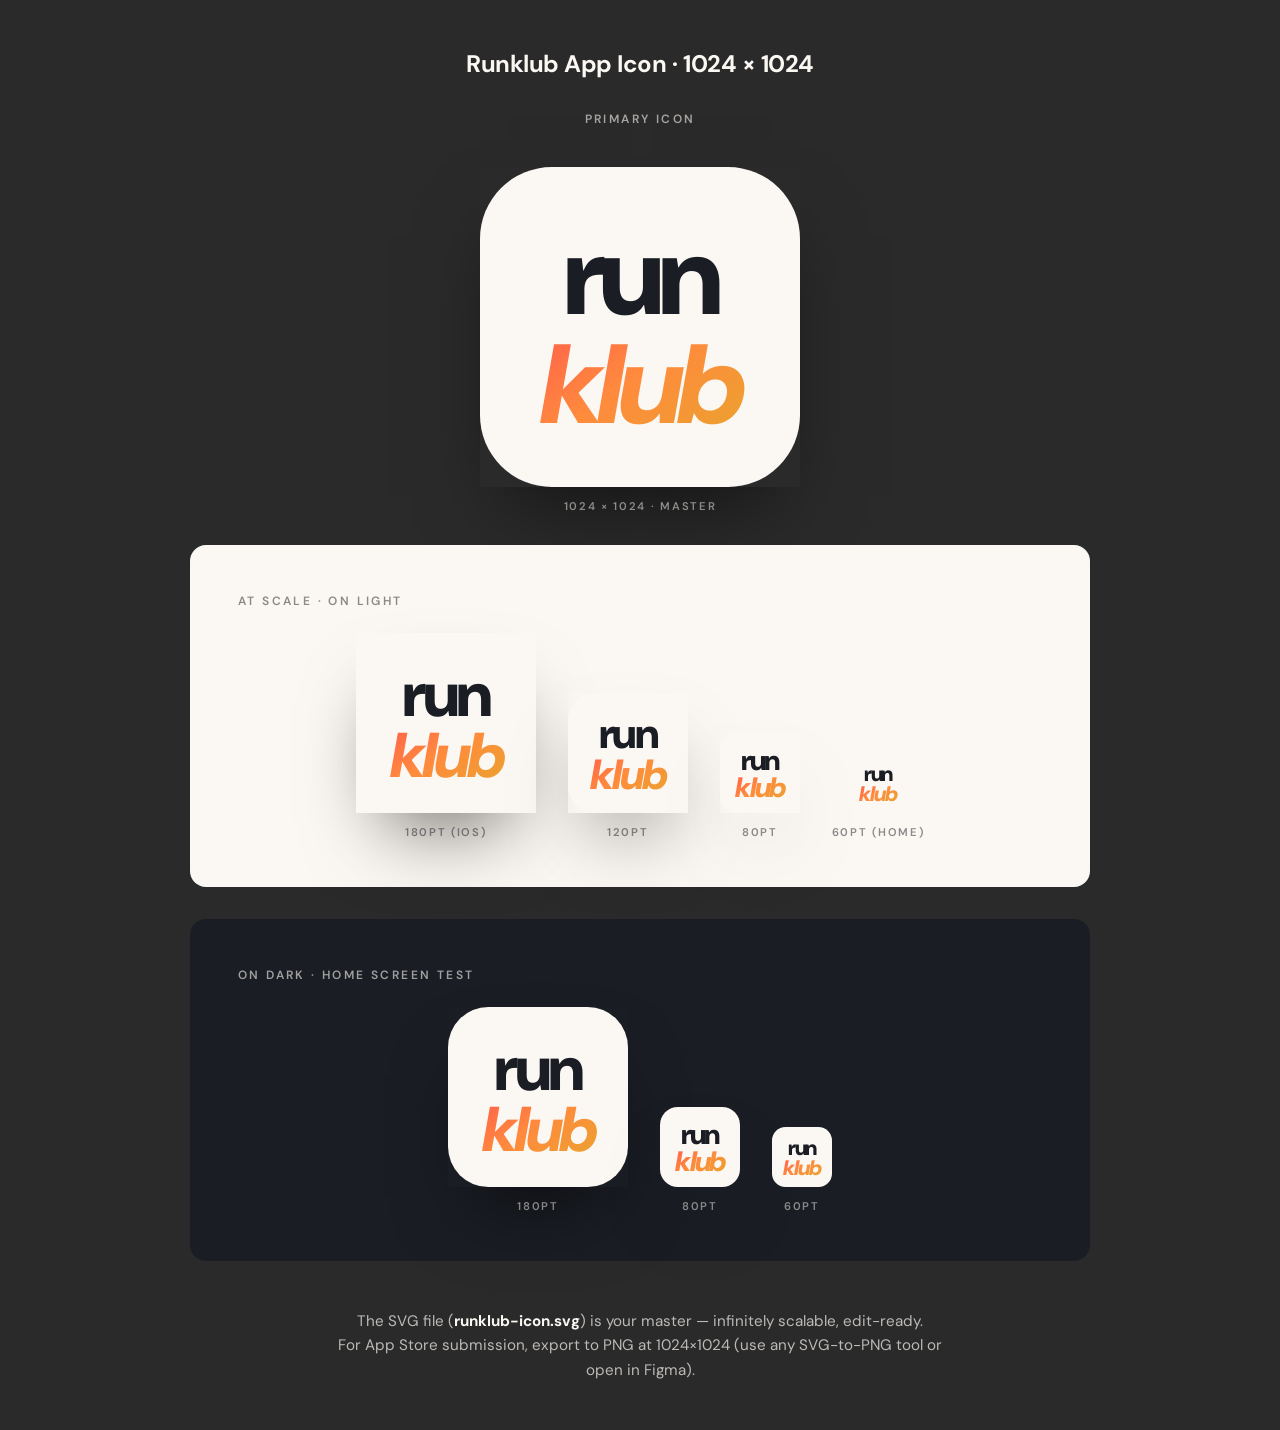
<file: BRAND_GUIDE/runklub-app-icon.html>
<!DOCTYPE html>
<html lang="en">
<head>
<meta charset="UTF-8">
<title>Runklub — App Icon</title>
<link rel="preconnect" href="https://fonts.googleapis.com">
<link rel="preconnect" href="https://fonts.gstatic.com" crossorigin>
<link href="https://fonts.googleapis.com/css2?family=DM+Sans:ital,opsz,wght@0,9..40,400;0,9..40,500;0,9..40,700;0,9..40,900;1,9..40,900&display=swap" rel="stylesheet">
<style>
  * { box-sizing: border-box; margin: 0; padding: 0; }
  body {
    background: #2a2a2a;
    min-height: 100vh;
    display: flex;
    flex-direction: column;
    align-items: center;
    justify-content: center;
    padding: 3rem 2rem;
    font-family: 'DM Sans', sans-serif;
    color: #FBF7F2;
    gap: 2rem;
  }
  h1 {
    font-size: 1.5rem;
    font-weight: 700;
    letter-spacing: -0.02em;
  }
  .label {
    font-size: 0.75rem;
    text-transform: uppercase;
    letter-spacing: 0.2em;
    font-weight: 600;
    color: rgba(251, 247, 242, 0.6);
    margin-bottom: 0.5rem;
  }
  .icon-row {
    display: flex;
    gap: 2rem;
    align-items: flex-end;
    flex-wrap: wrap;
    justify-content: center;
  }
  .icon-cell {
    display: flex;
    flex-direction: column;
    align-items: center;
    gap: 0.75rem;
  }
  .icon-wrap {
    box-shadow: 0 40px 80px -30px rgba(0, 0, 0, 0.6);
  }
  .size-1024 { width: 320px; height: 320px; }
  .size-180 { width: 180px; height: 180px; }
  .size-120 { width: 120px; height: 120px; }
  .size-80 { width: 80px; height: 80px; }
  .size-60 { width: 60px; height: 60px; }
  .cell-label {
    font-size: 0.7rem;
    text-transform: uppercase;
    letter-spacing: 0.15em;
    color: rgba(251, 247, 242, 0.5);
    font-weight: 600;
  }
  .bg-section {
    padding: 3rem;
    border-radius: 16px;
    width: 100%;
    max-width: 900px;
  }
  .bg-light { background: #FBF7F2; }
  .bg-light .cell-label { color: rgba(26, 29, 36, 0.5); }
  .bg-dark { background: #1A1D24; }
  svg { display: block; }
</style>
</head>
<body>

<h1>Runklub App Icon · 1024 × 1024</h1>
<div class="label">Primary icon</div>

<!-- The master icon, rendered at 320px (displays the 1024 artboard) -->
<div class="icon-cell">
  <div class="icon-wrap size-1024">
    <svg id="master-icon" viewBox="0 0 1024 1024" xmlns="http://www.w3.org/2000/svg" width="100%" height="100%">
      <defs>
        <linearGradient id="sunset" x1="0%" y1="0%" x2="100%" y2="100%">
          <stop offset="0%" stop-color="#FF5A4E"/>
          <stop offset="45%" stop-color="#FF8A3D"/>
          <stop offset="100%" stop-color="#E8A62C"/>
        </linearGradient>
      </defs>
      <!-- Rounded background -->
      <rect width="1024" height="1024" rx="230" ry="230" fill="#FBF7F2"/>

      <!-- run (black, top half) -->
      <text x="512" y="470"
            font-family="DM Sans, sans-serif"
            font-weight="900"
            font-size="360"
            fill="#1A1D24"
            text-anchor="middle"
            letter-spacing="-20">run</text>

      <!-- klub (sunset gradient italic, bottom half) -->
      <text x="512" y="820"
            font-family="DM Sans, sans-serif"
            font-weight="900"
            font-style="italic"
            font-size="360"
            fill="url(#sunset)"
            text-anchor="middle"
            letter-spacing="-20">klub</text>
    </svg>
  </div>
  <div class="cell-label">1024 × 1024 · Master</div>
</div>

<!-- Size progression — to check how it reads at small sizes -->
<div class="bg-section bg-light">
  <div class="label" style="color: rgba(26, 29, 36, 0.5); margin-bottom: 1.5rem;">At scale · On light</div>
  <div class="icon-row">
    <div class="icon-cell">
      <div class="icon-wrap size-180">
        <svg viewBox="0 0 1024 1024" xmlns="http://www.w3.org/2000/svg" width="100%" height="100%">
          <defs>
            <linearGradient id="sunset2" x1="0%" y1="0%" x2="100%" y2="100%">
              <stop offset="0%" stop-color="#FF5A4E"/>
              <stop offset="45%" stop-color="#FF8A3D"/>
              <stop offset="100%" stop-color="#E8A62C"/>
            </linearGradient>
          </defs>
          <rect width="1024" height="1024" rx="230" ry="230" fill="#FBF7F2"/>
          <text x="512" y="470" font-family="DM Sans" font-weight="900" font-size="360" fill="#1A1D24" text-anchor="middle" letter-spacing="-20">run</text>
          <text x="512" y="820" font-family="DM Sans" font-weight="900" font-style="italic" font-size="360" fill="url(#sunset2)" text-anchor="middle" letter-spacing="-20">klub</text>
        </svg>
      </div>
      <div class="cell-label">180pt (iOS)</div>
    </div>
    <div class="icon-cell">
      <div class="icon-wrap size-120">
        <svg viewBox="0 0 1024 1024" xmlns="http://www.w3.org/2000/svg" width="100%" height="100%">
          <defs>
            <linearGradient id="sunset3" x1="0%" y1="0%" x2="100%" y2="100%">
              <stop offset="0%" stop-color="#FF5A4E"/>
              <stop offset="45%" stop-color="#FF8A3D"/>
              <stop offset="100%" stop-color="#E8A62C"/>
            </linearGradient>
          </defs>
          <rect width="1024" height="1024" rx="230" ry="230" fill="#FBF7F2"/>
          <text x="512" y="470" font-family="DM Sans" font-weight="900" font-size="360" fill="#1A1D24" text-anchor="middle" letter-spacing="-20">run</text>
          <text x="512" y="820" font-family="DM Sans" font-weight="900" font-style="italic" font-size="360" fill="url(#sunset3)" text-anchor="middle" letter-spacing="-20">klub</text>
        </svg>
      </div>
      <div class="cell-label">120pt</div>
    </div>
    <div class="icon-cell">
      <div class="icon-wrap size-80">
        <svg viewBox="0 0 1024 1024" xmlns="http://www.w3.org/2000/svg" width="100%" height="100%">
          <defs>
            <linearGradient id="sunset4" x1="0%" y1="0%" x2="100%" y2="100%">
              <stop offset="0%" stop-color="#FF5A4E"/>
              <stop offset="45%" stop-color="#FF8A3D"/>
              <stop offset="100%" stop-color="#E8A62C"/>
            </linearGradient>
          </defs>
          <rect width="1024" height="1024" rx="230" ry="230" fill="#FBF7F2"/>
          <text x="512" y="470" font-family="DM Sans" font-weight="900" font-size="360" fill="#1A1D24" text-anchor="middle" letter-spacing="-20">run</text>
          <text x="512" y="820" font-family="DM Sans" font-weight="900" font-style="italic" font-size="360" fill="url(#sunset4)" text-anchor="middle" letter-spacing="-20">klub</text>
        </svg>
      </div>
      <div class="cell-label">80pt</div>
    </div>
    <div class="icon-cell">
      <div class="icon-wrap size-60">
        <svg viewBox="0 0 1024 1024" xmlns="http://www.w3.org/2000/svg" width="100%" height="100%">
          <defs>
            <linearGradient id="sunset5" x1="0%" y1="0%" x2="100%" y2="100%">
              <stop offset="0%" stop-color="#FF5A4E"/>
              <stop offset="45%" stop-color="#FF8A3D"/>
              <stop offset="100%" stop-color="#E8A62C"/>
            </linearGradient>
          </defs>
          <rect width="1024" height="1024" rx="230" ry="230" fill="#FBF7F2"/>
          <text x="512" y="470" font-family="DM Sans" font-weight="900" font-size="360" fill="#1A1D24" text-anchor="middle" letter-spacing="-20">run</text>
          <text x="512" y="820" font-family="DM Sans" font-weight="900" font-style="italic" font-size="360" fill="url(#sunset5)" text-anchor="middle" letter-spacing="-20">klub</text>
        </svg>
      </div>
      <div class="cell-label">60pt (Home)</div>
    </div>
  </div>
</div>

<!-- On dark -->
<div class="bg-section bg-dark">
  <div class="label" style="margin-bottom: 1.5rem;">On dark · Home screen test</div>
  <div class="icon-row">
    <div class="icon-cell">
      <div class="icon-wrap size-180">
        <svg viewBox="0 0 1024 1024" xmlns="http://www.w3.org/2000/svg" width="100%" height="100%">
          <defs>
            <linearGradient id="sunset6" x1="0%" y1="0%" x2="100%" y2="100%">
              <stop offset="0%" stop-color="#FF5A4E"/>
              <stop offset="45%" stop-color="#FF8A3D"/>
              <stop offset="100%" stop-color="#E8A62C"/>
            </linearGradient>
          </defs>
          <rect width="1024" height="1024" rx="230" ry="230" fill="#FBF7F2"/>
          <text x="512" y="470" font-family="DM Sans" font-weight="900" font-size="360" fill="#1A1D24" text-anchor="middle" letter-spacing="-20">run</text>
          <text x="512" y="820" font-family="DM Sans" font-weight="900" font-style="italic" font-size="360" fill="url(#sunset6)" text-anchor="middle" letter-spacing="-20">klub</text>
        </svg>
      </div>
      <div class="cell-label">180pt</div>
    </div>
    <div class="icon-cell">
      <div class="icon-wrap size-80">
        <svg viewBox="0 0 1024 1024" xmlns="http://www.w3.org/2000/svg" width="100%" height="100%">
          <defs>
            <linearGradient id="sunset7" x1="0%" y1="0%" x2="100%" y2="100%">
              <stop offset="0%" stop-color="#FF5A4E"/>
              <stop offset="45%" stop-color="#FF8A3D"/>
              <stop offset="100%" stop-color="#E8A62C"/>
            </linearGradient>
          </defs>
          <rect width="1024" height="1024" rx="230" ry="230" fill="#FBF7F2"/>
          <text x="512" y="470" font-family="DM Sans" font-weight="900" font-size="360" fill="#1A1D24" text-anchor="middle" letter-spacing="-20">run</text>
          <text x="512" y="820" font-family="DM Sans" font-weight="900" font-style="italic" font-size="360" fill="url(#sunset7)" text-anchor="middle" letter-spacing="-20">klub</text>
        </svg>
      </div>
      <div class="cell-label">80pt</div>
    </div>
    <div class="icon-cell">
      <div class="icon-wrap size-60">
        <svg viewBox="0 0 1024 1024" xmlns="http://www.w3.org/2000/svg" width="100%" height="100%">
          <defs>
            <linearGradient id="sunset8" x1="0%" y1="0%" x2="100%" y2="100%">
              <stop offset="0%" stop-color="#FF5A4E"/>
              <stop offset="45%" stop-color="#FF8A3D"/>
              <stop offset="100%" stop-color="#E8A62C"/>
            </linearGradient>
          </defs>
          <rect width="1024" height="1024" rx="230" ry="230" fill="#FBF7F2"/>
          <text x="512" y="470" font-family="DM Sans" font-weight="900" font-size="360" fill="#1A1D24" text-anchor="middle" letter-spacing="-20">run</text>
          <text x="512" y="820" font-family="DM Sans" font-weight="900" font-style="italic" font-size="360" fill="url(#sunset8)" text-anchor="middle" letter-spacing="-20">klub</text>
        </svg>
      </div>
      <div class="cell-label">60pt</div>
    </div>
  </div>
</div>

<p style="max-width: 640px; text-align: center; color: rgba(251, 247, 242, 0.7); line-height: 1.6; margin-top: 1rem; font-size: 0.95rem;">
  The SVG file (<strong style="color: #FBF7F2;">runklub-icon.svg</strong>) is your master — infinitely scalable, edit-ready.<br>
  For App Store submission, export to PNG at 1024×1024 (use any SVG-to-PNG tool or open in Figma).
</p>

</body>
</html>
</file>
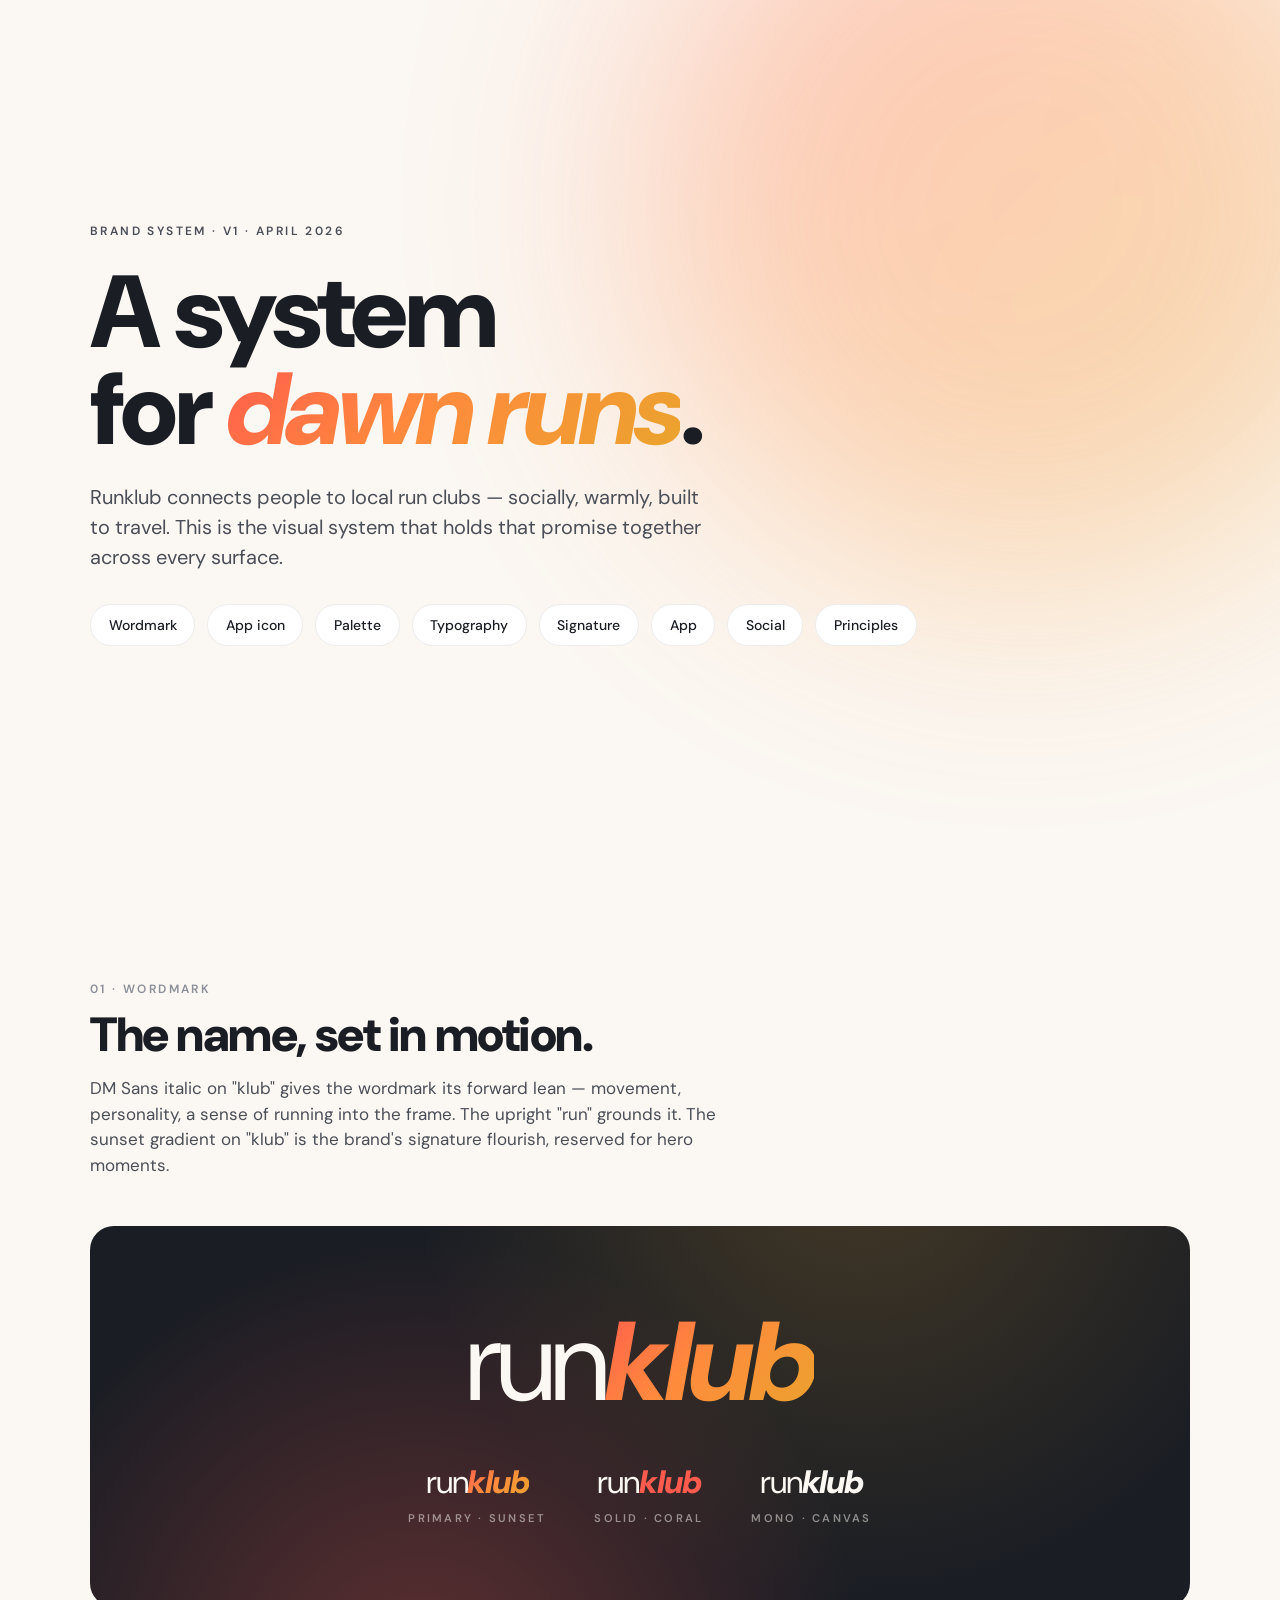
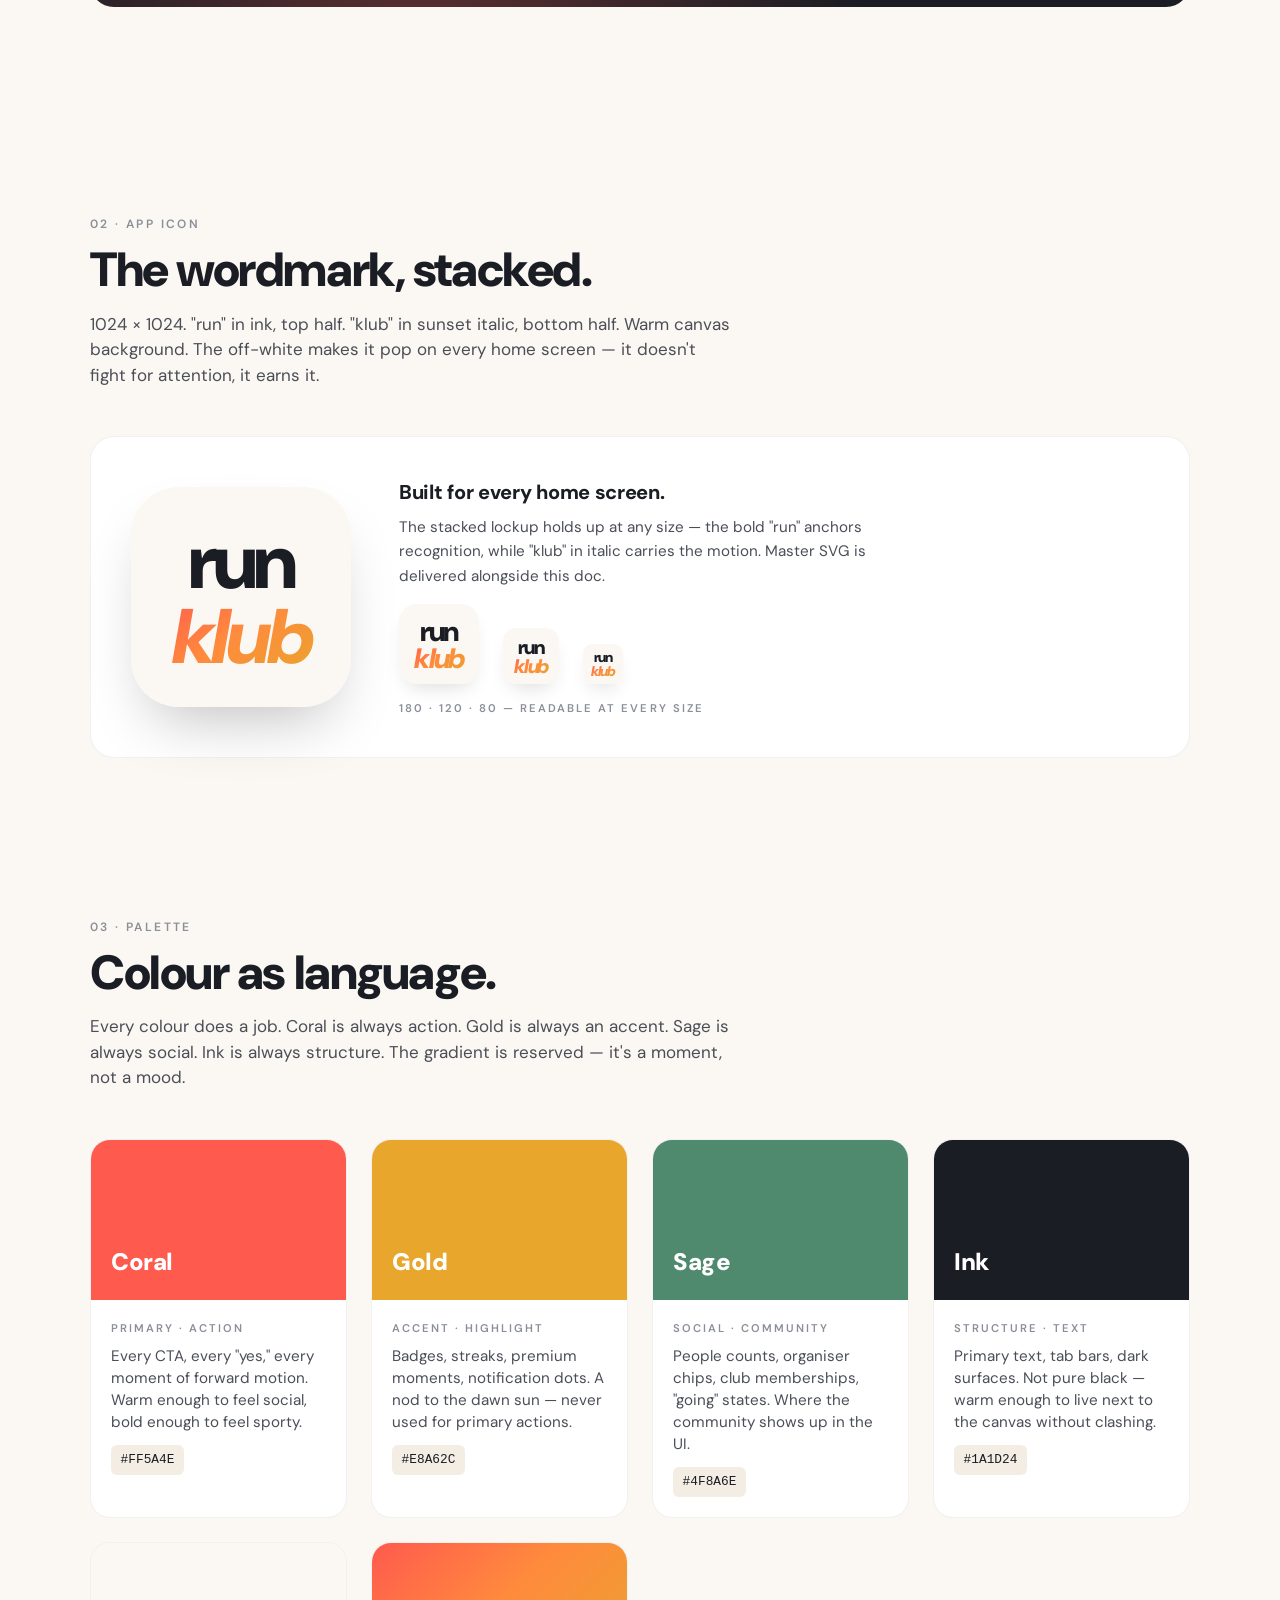
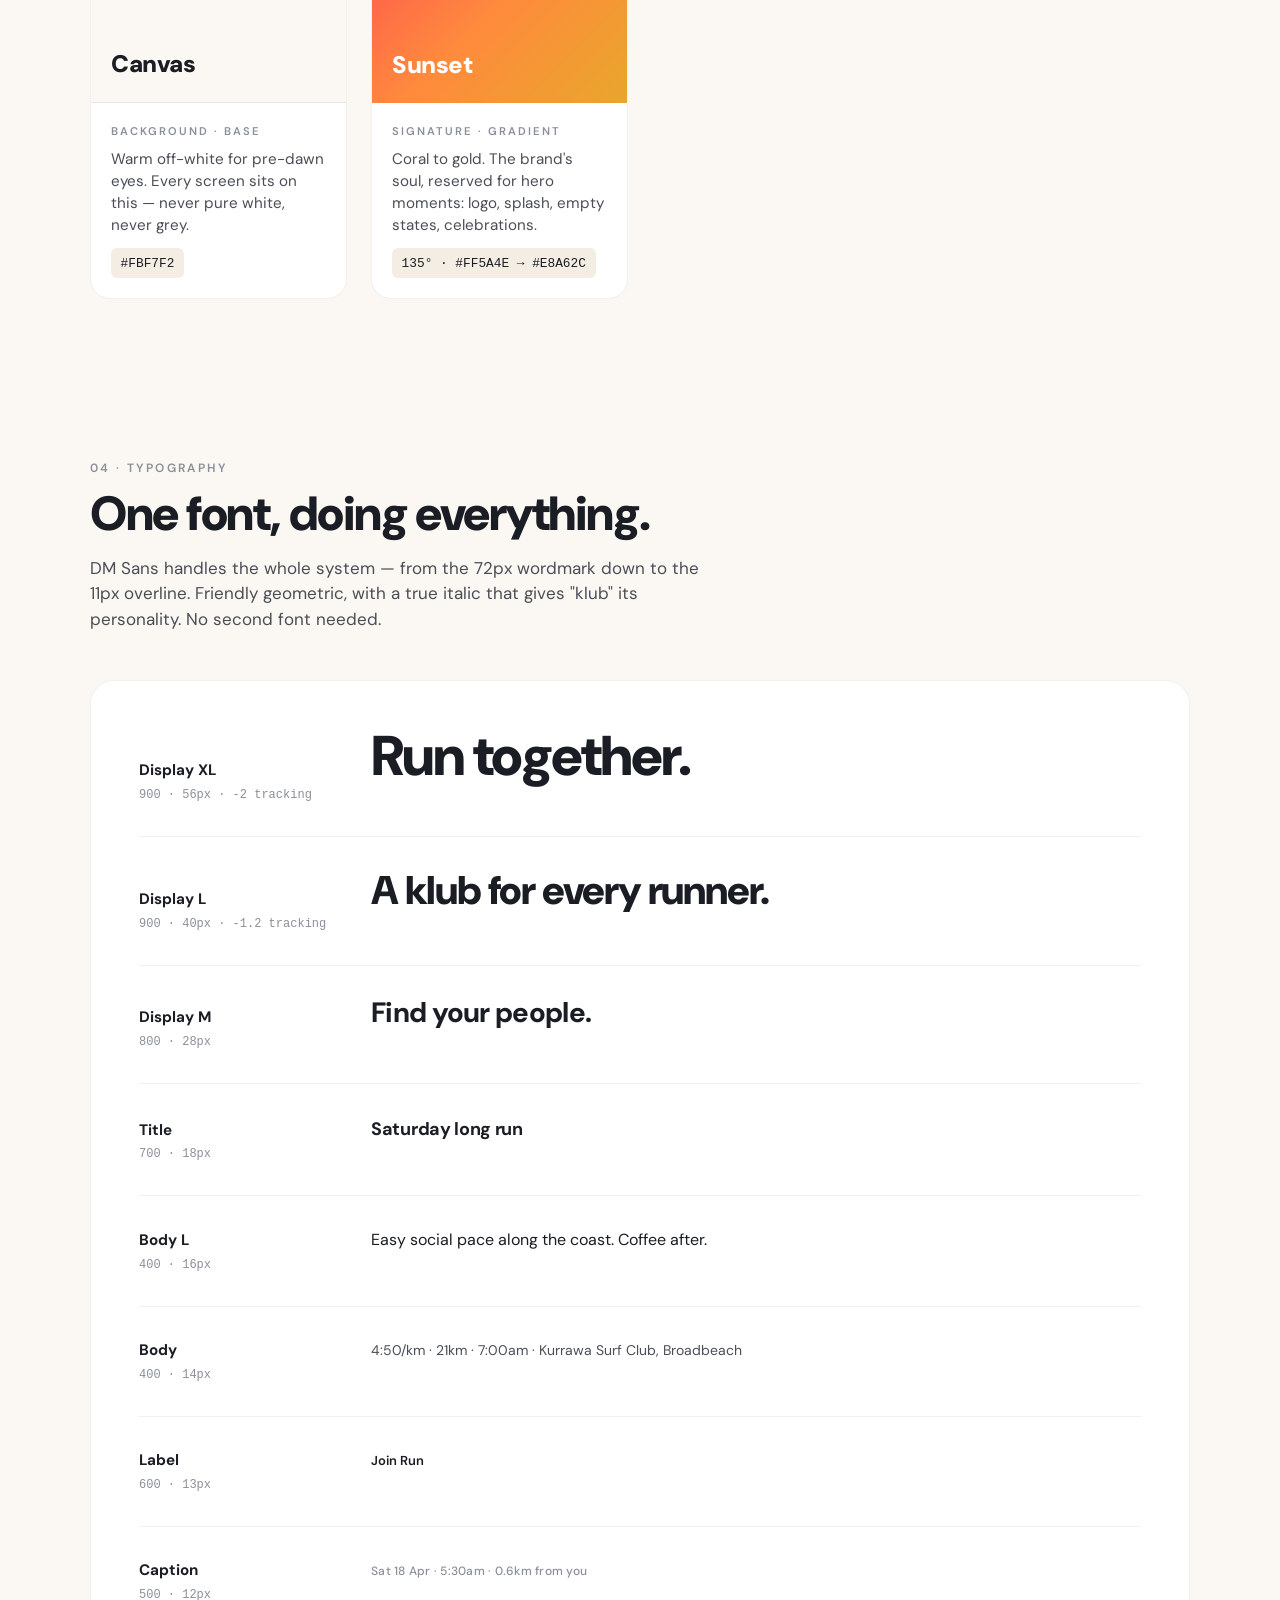
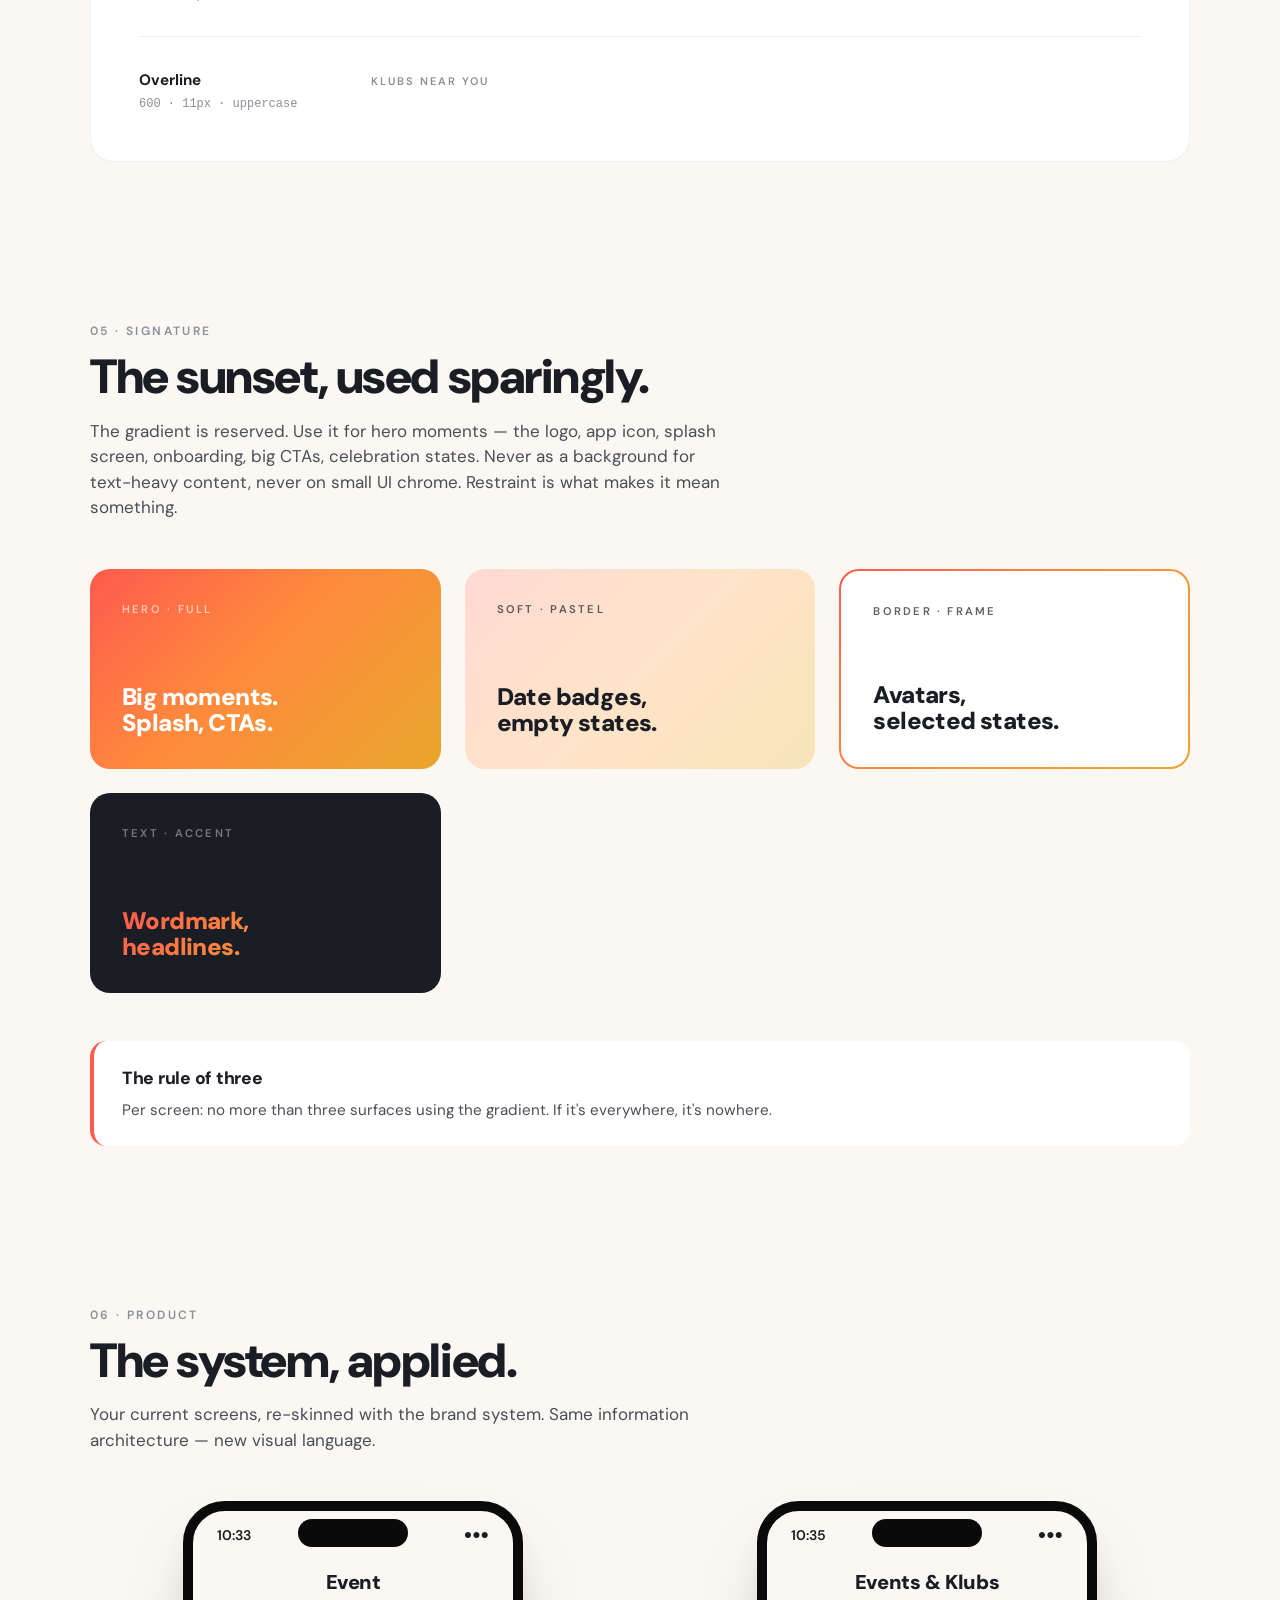
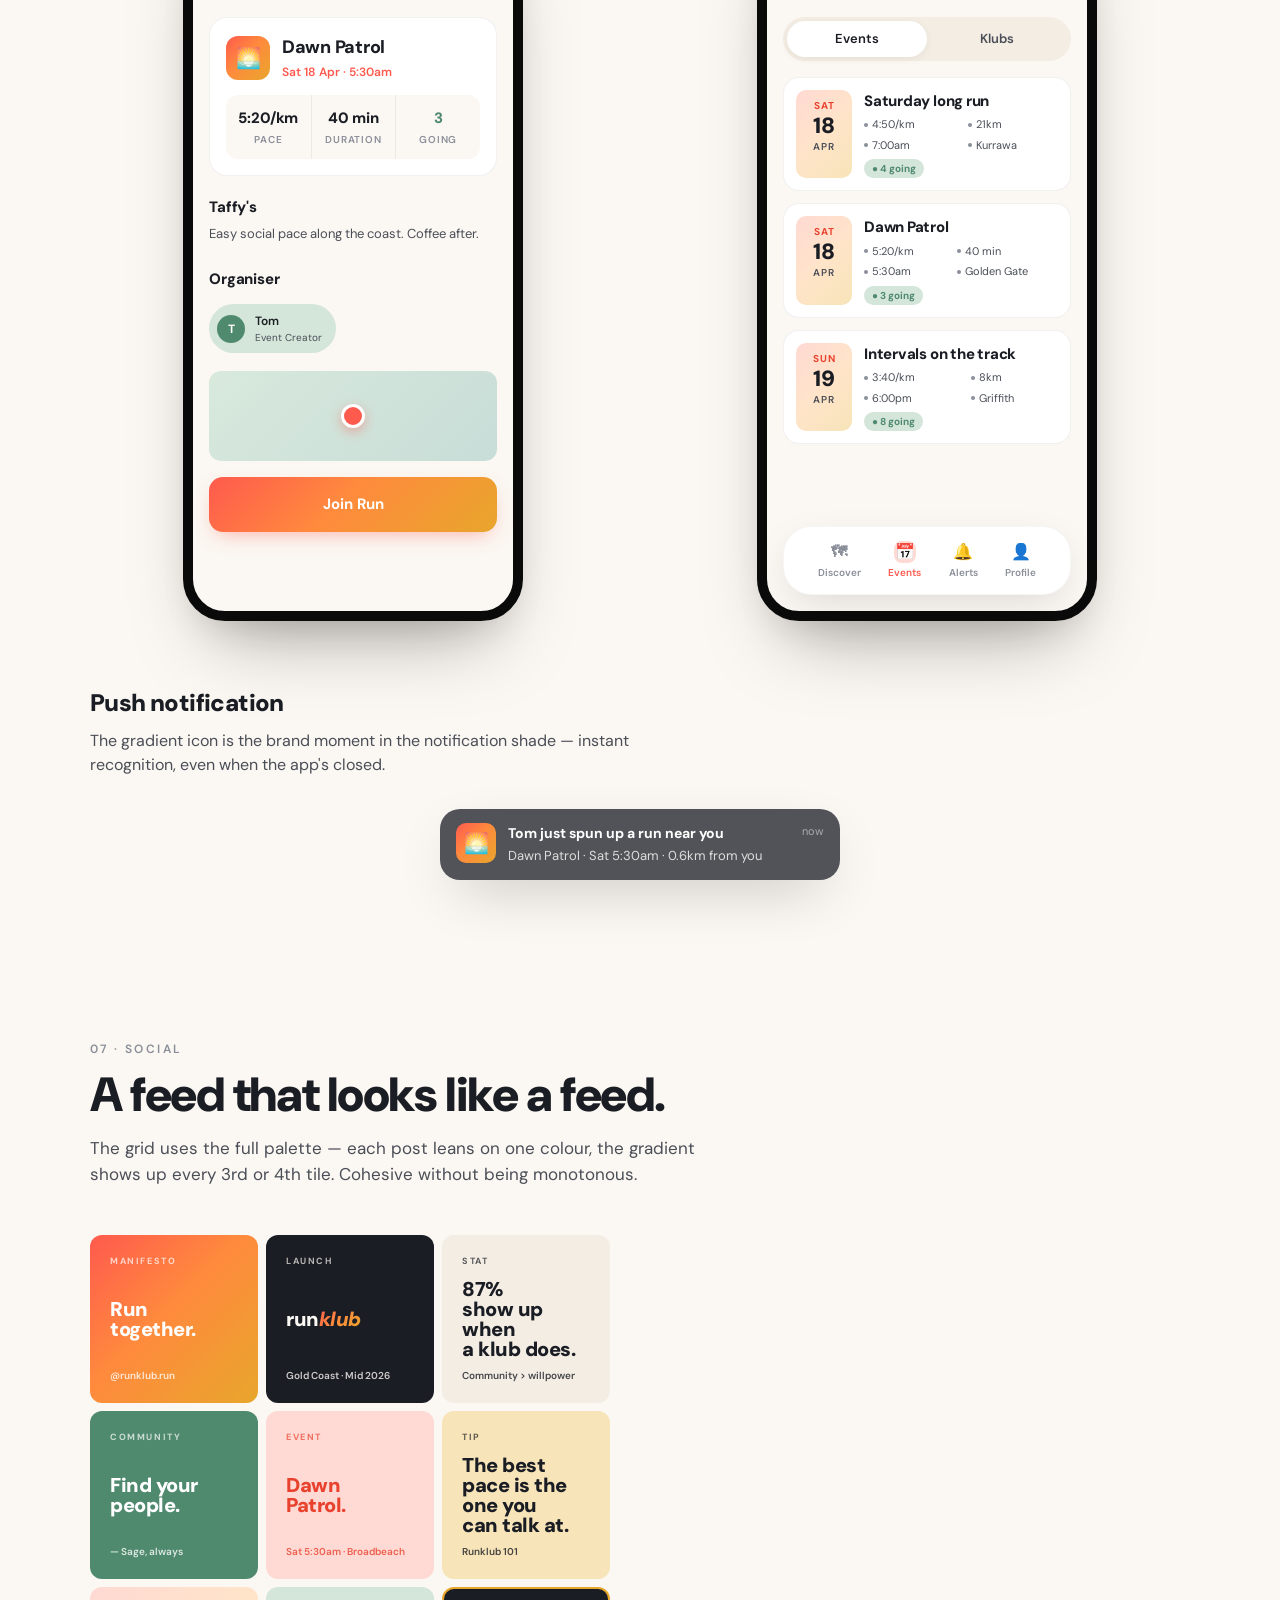
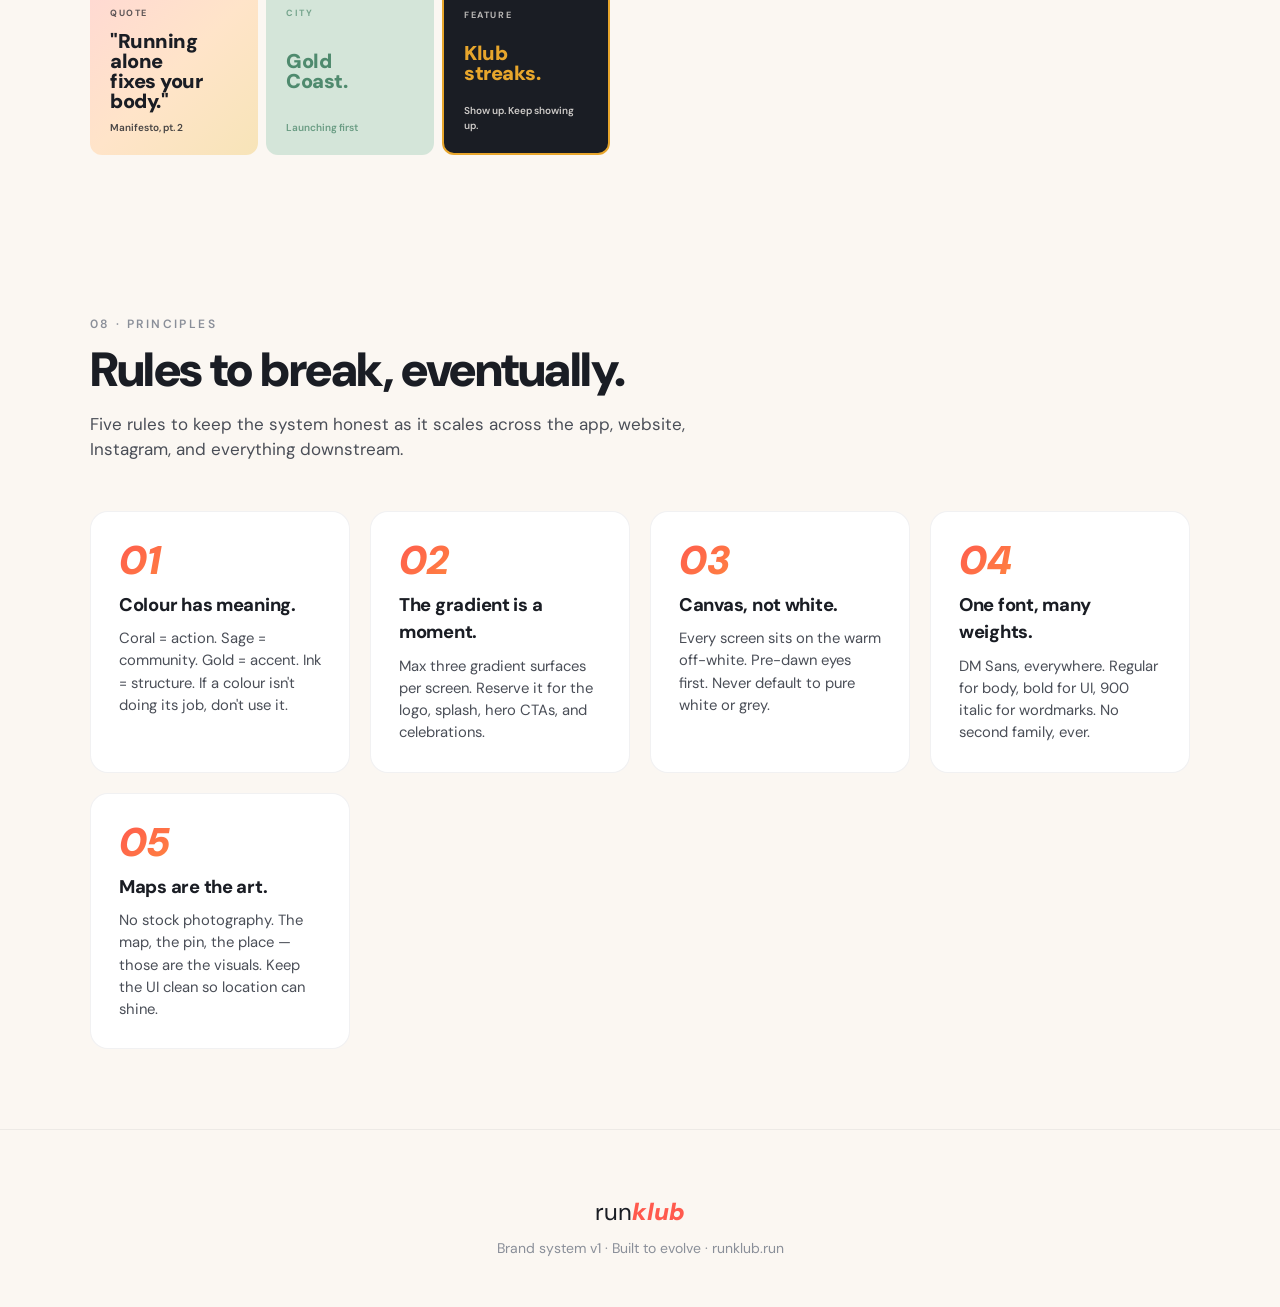
<file: BRAND_GUIDE/runklub-brand-system.html>
<!DOCTYPE html>
<html lang="en">
<head>
<meta charset="UTF-8">
<meta name="viewport" content="width=device-width, initial-scale=1.0">
<title>Runklub — Brand System</title>
<link rel="preconnect" href="https://fonts.googleapis.com">
<link rel="preconnect" href="https://fonts.gstatic.com" crossorigin>
<link href="https://fonts.googleapis.com/css2?family=DM+Sans:ital,opsz,wght@0,9..40,400;0,9..40,500;0,9..40,600;0,9..40,700;0,9..40,800;0,9..40,900;1,9..40,900&display=swap" rel="stylesheet">
<style>
  :root {
    --canvas: #FBF7F2;
    --canvas-alt: #F3EDE4;
    --surface: #FFFFFF;
    --coral: #FF5A4E;
    --coral-deep: #E8422F;
    --coral-soft: #FFD9D3;
    --gold: #E8A62C;
    --gold-soft: #F7E4B8;
    --ink: #1A1D24;
    --ink-soft: #4A4E57;
    --ink-muted: #8A8F99;
    --sage: #4F8A6E;
    --sage-soft: #D4E5D9;
    --sunset: linear-gradient(135deg, #FF5A4E 0%, #FF8A3D 45%, #E8A62C 100%);
    --sunset-soft: linear-gradient(135deg, #FFD9D3 0%, #FFE4C9 50%, #F7E4B8 100%);
  }

  * { box-sizing: border-box; margin: 0; padding: 0; }
  html { scroll-behavior: smooth; }
  body {
    font-family: 'DM Sans', -apple-system, sans-serif;
    background: var(--canvas);
    color: var(--ink);
    line-height: 1.5;
    -webkit-font-smoothing: antialiased;
  }

  /* HERO */
  .hero {
    min-height: 100vh;
    padding: 4rem 2rem 6rem;
    display: flex; flex-direction: column; justify-content: center;
    position: relative; overflow: hidden;
  }
  .hero::before {
    content: ''; position: absolute;
    top: -20%; right: -10%;
    width: 60vw; height: 60vw;
    background: var(--sunset);
    border-radius: 50%;
    filter: blur(120px);
    opacity: 0.35;
    z-index: 0;
  }
  .hero-inner { max-width: 1100px; margin: 0 auto; position: relative; z-index: 1; width: 100%; }
  .eyebrow {
    font-size: 0.75rem; text-transform: uppercase; letter-spacing: 0.2em;
    color: var(--ink-soft); font-weight: 600; margin-bottom: 1.5rem;
  }
  .hero h1 {
    font-weight: 900;
    font-size: clamp(3rem, 8vw, 6.5rem);
    line-height: 0.95;
    letter-spacing: -0.035em;
    margin-bottom: 1.5rem;
  }
  .hero h1 em {
    font-style: italic; font-weight: 900;
    background: var(--sunset);
    -webkit-background-clip: text; background-clip: text; -webkit-text-fill-color: transparent;
  }
  .hero p {
    font-size: 1.25rem;
    color: var(--ink-soft);
    max-width: 620px;
    margin-bottom: 2rem;
  }
  .toc { display: flex; flex-wrap: wrap; gap: 0.75rem; margin-top: 1rem; }
  .toc a {
    padding: 0.6rem 1.1rem;
    background: var(--surface);
    border: 1px solid rgba(26, 29, 36, 0.08);
    border-radius: 999px;
    text-decoration: none;
    color: var(--ink);
    font-size: 0.875rem; font-weight: 500;
    transition: all 0.2s ease;
  }
  .toc a:hover { background: var(--ink); color: var(--canvas); transform: translateY(-1px); }

  section { padding: 5rem 2rem; }
  .container { max-width: 1100px; margin: 0 auto; }
  .section-label {
    font-size: 0.75rem; text-transform: uppercase; letter-spacing: 0.2em;
    color: var(--ink-muted); font-weight: 600; margin-bottom: 0.75rem;
  }
  .section-title {
    font-weight: 900;
    font-size: clamp(2rem, 4vw, 3rem);
    letter-spacing: -0.03em;
    margin-bottom: 1rem;
    line-height: 1.05;
  }
  .section-intro {
    color: var(--ink-soft);
    font-size: 1.0625rem;
    max-width: 640px;
    margin-bottom: 3rem;
  }

  /* WORDMARK */
  .wordmark-showcase {
    background: var(--ink);
    color: var(--canvas);
    padding: 5rem 2rem;
    margin: 3rem 0;
    border-radius: 24px;
    text-align: center;
    position: relative;
    overflow: hidden;
  }
  .wordmark-showcase::before {
    content: ''; position: absolute; inset: 0;
    background: radial-gradient(circle at 30% 120%, rgba(255, 90, 78, 0.3), transparent 50%),
                radial-gradient(circle at 70% -20%, rgba(232, 166, 44, 0.2), transparent 50%);
  }
  .wordmark {
    font-size: clamp(3.5rem, 10vw, 7rem);
    letter-spacing: -0.035em;
    position: relative;
    display: inline-block;
    line-height: 1;
  }
  .wordmark .run { font-weight: 400; font-style: normal; }
  .wordmark .klub {
    font-weight: 900; font-style: italic;
    background: var(--sunset);
    -webkit-background-clip: text; background-clip: text; -webkit-text-fill-color: transparent;
  }
  .wordmark-variants {
    display: flex; justify-content: center; gap: 3rem;
    flex-wrap: wrap; margin-top: 3rem; position: relative;
  }
  .wm-variant { display: flex; flex-direction: column; align-items: center; gap: 0.75rem; }
  .wm-variant .label {
    font-size: 0.7rem; text-transform: uppercase; letter-spacing: 0.2em;
    color: rgba(251, 247, 242, 0.5); font-weight: 600; font-style: normal;
  }
  .wm-sm { font-size: 2rem; }
  .wm-mono .klub {
    background: none; -webkit-text-fill-color: var(--canvas); color: var(--canvas);
  }
  .wm-solid .klub {
    background: none; -webkit-text-fill-color: var(--coral); color: var(--coral);
  }

  /* APP ICON showcase */
  .icon-showcase {
    display: grid; grid-template-columns: auto 1fr; gap: 3rem;
    align-items: center; padding: 2.5rem;
    background: var(--surface); border-radius: 24px;
    margin-top: 2rem; border: 1px solid rgba(26, 29, 36, 0.06);
  }
  @media (max-width: 720px) { .icon-showcase { grid-template-columns: 1fr; } }
  .icon-master { width: 220px; height: 220px; box-shadow: 0 30px 60px -20px rgba(0,0,0,0.25); border-radius: 48px; overflow: hidden; }
  .icon-row-small { display: flex; gap: 1.5rem; align-items: flex-end; margin-top: 1rem; }
  .icon-sm { box-shadow: 0 10px 20px -8px rgba(0,0,0,0.15); }
  .icon-sm-1 { width: 80px; height: 80px; border-radius: 18px; overflow: hidden; }
  .icon-sm-2 { width: 56px; height: 56px; border-radius: 13px; overflow: hidden; }
  .icon-sm-3 { width: 40px; height: 40px; border-radius: 9px; overflow: hidden; }

  /* PALETTE */
  .palette-grid {
    display: grid; grid-template-columns: repeat(auto-fit, minmax(240px, 1fr)); gap: 1.5rem;
  }
  .swatch {
    background: var(--surface); border-radius: 20px; overflow: hidden;
    border: 1px solid rgba(26, 29, 36, 0.06);
    transition: transform 0.3s ease, box-shadow 0.3s ease;
  }
  .swatch:hover { transform: translateY(-4px); box-shadow: 0 20px 40px -20px rgba(26, 29, 36, 0.15); }
  .swatch-color {
    height: 160px; display: flex; align-items: flex-end;
    padding: 1.25rem; color: white;
    font-weight: 900; font-size: 1.5rem; letter-spacing: -0.02em;
  }
  .swatch-coral { background: var(--coral); }
  .swatch-gold { background: var(--gold); }
  .swatch-ink { background: var(--ink); }
  .swatch-sage { background: var(--sage); }
  .swatch-canvas { background: var(--canvas); color: var(--ink); border-bottom: 1px solid rgba(26, 29, 36, 0.08); }
  .swatch-gradient { background: var(--sunset); }
  .swatch-body { padding: 1.25rem; }
  .swatch-role {
    font-size: 0.7rem; text-transform: uppercase; letter-spacing: 0.18em;
    color: var(--ink-muted); font-weight: 600; margin-bottom: 0.5rem;
  }
  .swatch-meaning { font-size: 0.95rem; color: var(--ink-soft); line-height: 1.45; margin-bottom: 0.75rem; }
  .swatch-hex {
    font-family: 'SF Mono', Menlo, monospace; font-size: 0.8rem;
    color: var(--ink); background: var(--canvas-alt);
    padding: 0.35rem 0.6rem; border-radius: 6px; display: inline-block;
  }

  /* TYPOGRAPHY */
  .type-scale {
    background: var(--surface);
    border-radius: 24px;
    padding: 3rem;
    border: 1px solid rgba(26, 29, 36, 0.06);
    display: flex;
    flex-direction: column;
    gap: 2rem;
  }
  .type-item {
    display: grid;
    grid-template-columns: 200px 1fr;
    gap: 2rem;
    align-items: baseline;
    padding-bottom: 2rem;
    border-bottom: 1px solid rgba(26, 29, 36, 0.06);
  }
  .type-item:last-child { border-bottom: none; padding-bottom: 0; }
  @media (max-width: 720px) {
    .type-item { grid-template-columns: 1fr; gap: 0.75rem; }
  }
  .type-spec {
    display: flex; flex-direction: column; gap: 0.25rem;
  }
  .type-spec .type-name {
    font-weight: 700; font-size: 0.95rem; color: var(--ink);
  }
  .type-spec .type-meta {
    font-family: 'SF Mono', Menlo, monospace;
    font-size: 0.75rem; color: var(--ink-muted);
  }
  .type-sample-display-xl { font-size: 56px; font-weight: 900; letter-spacing: -2px; line-height: 0.95; }
  .type-sample-display-l { font-size: 40px; font-weight: 900; letter-spacing: -1.2px; line-height: 1.05; }
  .type-sample-display-m { font-size: 28px; font-weight: 800; letter-spacing: -0.7px; line-height: 1.1; }
  .type-sample-title { font-size: 18px; font-weight: 700; letter-spacing: -0.3px; }
  .type-sample-body-l { font-size: 16px; font-weight: 400; line-height: 1.5; }
  .type-sample-body { font-size: 14px; font-weight: 400; line-height: 1.5; color: var(--ink-soft); }
  .type-sample-label { font-size: 13px; font-weight: 600; }
  .type-sample-caption { font-size: 12px; font-weight: 500; letter-spacing: 0.25px; color: var(--ink-muted); }
  .type-sample-overline { font-size: 11px; font-weight: 600; letter-spacing: 2px; text-transform: uppercase; color: var(--ink-muted); }

  /* GRADIENT */
  .gradient-showcase {
    display: grid; grid-template-columns: repeat(auto-fit, minmax(260px, 1fr)); gap: 1.5rem;
  }
  .g-card {
    border-radius: 20px; padding: 2rem; min-height: 200px;
    display: flex; flex-direction: column; justify-content: space-between;
    position: relative; overflow: hidden;
  }
  .g-card .g-label {
    font-size: 0.7rem; text-transform: uppercase; letter-spacing: 0.2em;
    font-weight: 600; opacity: 0.7;
  }
  .g-card .g-title {
    font-weight: 900; font-size: 1.5rem; letter-spacing: -0.025em; line-height: 1.1;
  }
  .g-full { background: var(--sunset); color: white; }
  .g-full .g-label { color: rgba(255,255,255,0.85); }
  .g-soft { background: var(--sunset-soft); color: var(--ink); }
  .g-border {
    background: linear-gradient(var(--surface), var(--surface)) padding-box,
                var(--sunset) border-box;
    border: 2px solid transparent;
  }
  .g-text-only { background: var(--ink); }
  .g-text-only .g-title {
    background: var(--sunset);
    -webkit-background-clip: text; background-clip: text; -webkit-text-fill-color: transparent;
  }
  .g-text-only .g-label { color: rgba(251, 247, 242, 0.6); }

  /* APP MOCKUPS */
  .phones {
    display: grid; grid-template-columns: repeat(auto-fit, minmax(320px, 1fr));
    gap: 3rem; justify-items: center; margin-top: 2rem;
  }
  .phone {
    width: 340px; height: 720px;
    background: var(--canvas);
    border-radius: 42px;
    border: 10px solid #0a0a0a;
    box-shadow: 0 40px 80px -30px rgba(0, 0, 0, 0.35), 0 20px 40px -20px rgba(0, 0, 0, 0.15);
    overflow: hidden; position: relative;
    font-size: 13px;
  }
  .phone::before {
    content: ''; position: absolute;
    top: 8px; left: 50%; transform: translateX(-50%);
    width: 110px; height: 28px;
    background: #0a0a0a; border-radius: 20px; z-index: 10;
  }
  .status-bar {
    height: 48px; padding: 0 24px;
    display: flex; justify-content: space-between; align-items: center;
    font-weight: 600; font-size: 14px; color: var(--ink);
  }
  .phone-title {
    text-align: center; padding: 8px 0 20px;
    font-weight: 900; font-size: 20px; letter-spacing: -0.02em;
  }
  .event-card-hero {
    margin: 0 16px; background: var(--surface); border-radius: 18px;
    padding: 16px; border: 1px solid rgba(26, 29, 36, 0.06);
  }
  .ec-header { display: flex; gap: 12px; align-items: center; margin-bottom: 14px; }
  .ec-icon {
    width: 44px; height: 44px; border-radius: 12px;
    background: var(--sunset);
    display: flex; align-items: center; justify-content: center;
    color: white; font-size: 20px;
  }
  .ec-title { font-weight: 800; font-size: 18px; letter-spacing: -0.015em; }
  .ec-date { color: var(--coral); font-weight: 600; font-size: 12px; margin-top: 2px; }
  .ec-stats { display: grid; grid-template-columns: repeat(3, 1fr); background: var(--canvas); border-radius: 12px; overflow: hidden; }
  .ec-stat { padding: 12px 8px; text-align: center; }
  .ec-stat + .ec-stat { border-left: 1px solid rgba(26, 29, 36, 0.06); }
  .ec-stat-value { font-weight: 800; font-size: 15px; letter-spacing: -0.01em; }
  .ec-stat-label { font-size: 10px; color: var(--ink-muted); text-transform: uppercase; letter-spacing: 0.08em; margin-top: 2px; font-weight: 600; }
  .ec-section { padding: 20px 16px 4px; }
  .ec-section h4 { font-weight: 800; font-size: 15px; margin-bottom: 6px; letter-spacing: -0.01em; }
  .ec-section p { color: var(--ink-soft); font-size: 13px; }
  .organiser-chip {
    display: inline-flex; align-items: center; gap: 10px;
    background: var(--sage-soft); padding: 8px 14px 8px 8px;
    border-radius: 999px; margin-top: 8px;
  }
  .org-avatar {
    width: 28px; height: 28px; border-radius: 50%;
    background: var(--sage); color: white;
    display: flex; align-items: center; justify-content: center;
    font-weight: 700; font-size: 12px;
  }
  .org-name { font-weight: 600; font-size: 12px; color: var(--ink); }
  .org-role { font-size: 10px; color: var(--ink-soft); }
  .map-preview {
    margin: 14px 16px 0; height: 90px;
    background: linear-gradient(135deg, #D8E9DC 0%, #C8DDD8 100%);
    border-radius: 12px; position: relative; overflow: hidden;
    display: flex; align-items: center; justify-content: center;
  }
  .map-pin {
    width: 24px; height: 24px; border-radius: 50%;
    background: var(--coral); border: 3px solid white;
    box-shadow: 0 4px 12px rgba(255, 90, 78, 0.4);
  }
  .cta-primary {
    margin: 16px; padding: 16px;
    background: var(--sunset); color: white;
    border-radius: 14px; text-align: center;
    font-weight: 700; font-size: 15px;
    box-shadow: 0 8px 20px -8px rgba(255, 90, 78, 0.5);
  }
  .tab-switcher {
    margin: 0 16px 16px; background: var(--canvas-alt);
    padding: 4px; border-radius: 999px; display: flex;
  }
  .tab {
    flex: 1; padding: 8px; text-align: center;
    font-size: 13px; font-weight: 600;
    border-radius: 999px; color: var(--ink-soft);
  }
  .tab.active {
    background: var(--surface); color: var(--ink);
    box-shadow: 0 2px 8px rgba(0,0,0,0.06);
  }
  .event-item {
    margin: 0 16px 12px; background: var(--surface);
    border-radius: 16px; padding: 12px;
    display: flex; gap: 12px;
    border: 1px solid rgba(26, 29, 36, 0.06);
  }
  .ev-date {
    width: 56px; flex-shrink: 0;
    background: var(--sunset-soft);
    border-radius: 10px; padding: 8px 4px; text-align: center;
  }
  .ev-date .dow { font-size: 10px; font-weight: 700; color: var(--coral-deep); letter-spacing: 0.1em; }
  .ev-date .day { font-weight: 900; font-size: 22px; line-height: 1; letter-spacing: -0.02em; margin: 2px 0; }
  .ev-date .mon { font-size: 10px; font-weight: 600; color: var(--ink-soft); letter-spacing: 0.1em; }
  .ev-body { flex: 1; min-width: 0; }
  .ev-title { font-weight: 800; font-size: 15px; margin-bottom: 4px; letter-spacing: -0.015em; }
  .ev-meta { display: grid; grid-template-columns: auto auto; gap: 4px 12px; font-size: 11px; color: var(--ink-soft); }
  .ev-meta-item { display: flex; align-items: center; gap: 4px; }
  .ev-meta-item .dot { width: 4px; height: 4px; border-radius: 50%; background: var(--ink-muted); }
  .going-chip {
    display: inline-flex; align-items: center; gap: 4px;
    background: var(--sage-soft); color: var(--sage);
    padding: 2px 8px; border-radius: 999px;
    font-size: 10px; font-weight: 700;
    margin-top: 6px;
  }
  .tab-bar {
    position: absolute; bottom: 16px; left: 16px; right: 16px;
    background: var(--surface); border-radius: 28px;
    padding: 10px 20px;
    display: flex; justify-content: space-around;
    box-shadow: 0 12px 40px -10px rgba(0, 0, 0, 0.15);
    border: 1px solid rgba(26, 29, 36, 0.04);
  }
  .tb-item {
    display: flex; flex-direction: column; align-items: center; gap: 2px;
    padding: 4px 12px; color: var(--ink-muted);
    font-size: 10px; font-weight: 600;
  }
  .tb-item.active { color: var(--coral); }
  .tb-item .ic {
    width: 22px; height: 22px;
    display: flex; align-items: center; justify-content: center;
    font-size: 16px;
  }
  .tb-item.active .ic { background: var(--coral-soft); border-radius: 8px; }

  /* NOTIFICATION */
  .notif-preview {
    max-width: 400px; margin: 2rem auto 0;
    background: rgba(26, 29, 36, 0.75);
    backdrop-filter: blur(20px); -webkit-backdrop-filter: blur(20px);
    border-radius: 20px; padding: 14px 16px;
    display: flex; gap: 12px; color: white;
    box-shadow: 0 20px 60px -20px rgba(0, 0, 0, 0.3);
  }
  .notif-icon {
    width: 40px; height: 40px; border-radius: 10px; flex-shrink: 0;
    background: var(--sunset);
    display: flex; align-items: center; justify-content: center; font-size: 20px;
  }
  .notif-body { flex: 1; min-width: 0; }
  .notif-title { font-weight: 700; font-size: 14px; margin-bottom: 2px; }
  .notif-text { font-size: 13px; color: rgba(255, 255, 255, 0.8); }
  .notif-time { font-size: 11px; color: rgba(255, 255, 255, 0.5); margin-left: auto; }

  /* IG */
  .ig-grid {
    display: grid; grid-template-columns: repeat(3, 1fr);
    gap: 8px; max-width: 520px; margin-top: 2rem;
  }
  .ig-post {
    aspect-ratio: 1; border-radius: 12px; padding: 20px;
    display: flex; flex-direction: column; justify-content: space-between;
    position: relative; overflow: hidden;
  }
  .ig-post .ig-label {
    font-size: 9px; text-transform: uppercase; letter-spacing: 0.18em;
    font-weight: 700; opacity: 0.7;
  }
  .ig-post .ig-head {
    font-weight: 900; font-size: 20px; line-height: 1; letter-spacing: -0.025em;
  }
  .ig-post .ig-foot { font-size: 10px; font-weight: 600; opacity: 0.8; }
  .ig-1 { background: var(--sunset); color: white; }
  .ig-2 { background: var(--ink); color: var(--canvas); }
  .ig-2 .ig-head em { font-style: italic; background: var(--sunset); -webkit-background-clip: text; background-clip: text; -webkit-text-fill-color: transparent; }
  .ig-3 { background: var(--canvas-alt); color: var(--ink); }
  .ig-4 { background: var(--sage); color: white; }
  .ig-5 { background: var(--coral-soft); color: var(--coral-deep); }
  .ig-6 { background: var(--gold-soft); color: var(--ink); }
  .ig-7 { background: var(--sunset-soft); color: var(--ink); }
  .ig-8 { background: var(--sage-soft); color: var(--sage); }
  .ig-9 { background: var(--ink); color: var(--canvas); border: 2px solid var(--gold); }

  /* PRINCIPLES */
  .principles {
    display: grid; grid-template-columns: repeat(auto-fit, minmax(240px, 1fr)); gap: 1.25rem;
  }
  .principle {
    background: var(--surface); border-radius: 18px; padding: 1.75rem;
    border: 1px solid rgba(26, 29, 36, 0.06);
  }
  .principle-num {
    font-weight: 900; font-style: italic;
    font-size: 2.5rem; line-height: 1;
    background: var(--sunset);
    -webkit-background-clip: text; background-clip: text; -webkit-text-fill-color: transparent;
    margin-bottom: 0.75rem;
  }
  .principle h4 { font-weight: 800; font-size: 1.15rem; margin-bottom: 0.5rem; letter-spacing: -0.015em; }
  .principle p { color: var(--ink-soft); font-size: 0.925rem; line-height: 1.5; }

  footer {
    padding: 4rem 2rem 3rem; text-align: center;
    color: var(--ink-muted); font-size: 0.875rem;
    border-top: 1px solid rgba(26, 29, 36, 0.06);
  }
  footer .logo { font-size: 1.5rem; color: var(--ink); margin-bottom: 0.5rem; font-weight: 400; }
  footer .logo em { font-style: italic; font-weight: 900; color: var(--coral); }
</style>
</head>
<body>

<!-- HERO -->
<section class="hero">
  <div class="hero-inner">
    <div class="eyebrow">Brand System · v1 · April 2026</div>
    <h1>A system<br>for <em>dawn runs</em>.</h1>
    <p>Runklub connects people to local run clubs — socially, warmly, built to travel. This is the visual system that holds that promise together across every surface.</p>
    <div class="toc">
      <a href="#wordmark">Wordmark</a>
      <a href="#icon">App icon</a>
      <a href="#palette">Palette</a>
      <a href="#type">Typography</a>
      <a href="#gradient">Signature</a>
      <a href="#app">App</a>
      <a href="#social">Social</a>
      <a href="#principles">Principles</a>
    </div>
  </div>
</section>

<!-- WORDMARK -->
<section id="wordmark">
  <div class="container">
    <div class="section-label">01 · Wordmark</div>
    <h2 class="section-title">The name, set in motion.</h2>
    <p class="section-intro">DM Sans italic on "klub" gives the wordmark its forward lean — movement, personality, a sense of running into the frame. The upright "run" grounds it. The sunset gradient on "klub" is the brand's signature flourish, reserved for hero moments.</p>

    <div class="wordmark-showcase">
      <div class="wordmark"><span class="run">run</span><span class="klub">klub</span></div>
      <div class="wordmark-variants">
        <div class="wm-variant">
          <div class="wordmark wm-sm"><span class="run">run</span><span class="klub">klub</span></div>
          <div class="label">Primary · Sunset</div>
        </div>
        <div class="wm-variant">
          <div class="wordmark wm-sm wm-solid"><span class="run">run</span><span class="klub">klub</span></div>
          <div class="label">Solid · Coral</div>
        </div>
        <div class="wm-variant">
          <div class="wordmark wm-sm wm-mono"><span class="run">run</span><span class="klub">klub</span></div>
          <div class="label">Mono · Canvas</div>
        </div>
      </div>
    </div>
  </div>
</section>

<!-- APP ICON -->
<section id="icon">
  <div class="container">
    <div class="section-label">02 · App icon</div>
    <h2 class="section-title">The wordmark, stacked.</h2>
    <p class="section-intro">1024 × 1024. "run" in ink, top half. "klub" in sunset italic, bottom half. Warm canvas background. The off-white makes it pop on every home screen — it doesn't fight for attention, it earns it.</p>

    <div class="icon-showcase">
      <div class="icon-master">
        <svg viewBox="0 0 1024 1024" xmlns="http://www.w3.org/2000/svg" width="100%" height="100%">
          <defs>
            <linearGradient id="sunset-icon-1" x1="0%" y1="0%" x2="100%" y2="100%">
              <stop offset="0%" stop-color="#FF5A4E"/>
              <stop offset="45%" stop-color="#FF8A3D"/>
              <stop offset="100%" stop-color="#E8A62C"/>
            </linearGradient>
          </defs>
          <rect width="1024" height="1024" fill="#FBF7F2"/>
          <text x="512" y="470" font-family="DM Sans" font-weight="900" font-size="360" fill="#1A1D24" text-anchor="middle" letter-spacing="-20">run</text>
          <text x="512" y="820" font-family="DM Sans" font-weight="900" font-style="italic" font-size="360" fill="url(#sunset-icon-1)" text-anchor="middle" letter-spacing="-20">klub</text>
        </svg>
      </div>
      <div>
        <div style="font-weight: 800; font-size: 1.25rem; margin-bottom: 0.5rem; letter-spacing: -0.015em;">Built for every home screen.</div>
        <div style="color: var(--ink-soft); font-size: 0.95rem; line-height: 1.6; max-width: 480px;">The stacked lockup holds up at any size — the bold "run" anchors recognition, while "klub" in italic carries the motion. Master SVG is delivered alongside this doc.</div>

        <div class="icon-row-small">
          <div class="icon-sm icon-sm-1">
            <svg viewBox="0 0 1024 1024" xmlns="http://www.w3.org/2000/svg" width="100%" height="100%">
              <defs><linearGradient id="sunset-icon-2" x1="0%" y1="0%" x2="100%" y2="100%"><stop offset="0%" stop-color="#FF5A4E"/><stop offset="45%" stop-color="#FF8A3D"/><stop offset="100%" stop-color="#E8A62C"/></linearGradient></defs>
              <rect width="1024" height="1024" fill="#FBF7F2"/>
              <text x="512" y="470" font-family="DM Sans" font-weight="900" font-size="360" fill="#1A1D24" text-anchor="middle" letter-spacing="-20">run</text>
              <text x="512" y="820" font-family="DM Sans" font-weight="900" font-style="italic" font-size="360" fill="url(#sunset-icon-2)" text-anchor="middle" letter-spacing="-20">klub</text>
            </svg>
          </div>
          <div class="icon-sm icon-sm-2">
            <svg viewBox="0 0 1024 1024" xmlns="http://www.w3.org/2000/svg" width="100%" height="100%">
              <defs><linearGradient id="sunset-icon-3" x1="0%" y1="0%" x2="100%" y2="100%"><stop offset="0%" stop-color="#FF5A4E"/><stop offset="45%" stop-color="#FF8A3D"/><stop offset="100%" stop-color="#E8A62C"/></linearGradient></defs>
              <rect width="1024" height="1024" fill="#FBF7F2"/>
              <text x="512" y="470" font-family="DM Sans" font-weight="900" font-size="360" fill="#1A1D24" text-anchor="middle" letter-spacing="-20">run</text>
              <text x="512" y="820" font-family="DM Sans" font-weight="900" font-style="italic" font-size="360" fill="url(#sunset-icon-3)" text-anchor="middle" letter-spacing="-20">klub</text>
            </svg>
          </div>
          <div class="icon-sm icon-sm-3">
            <svg viewBox="0 0 1024 1024" xmlns="http://www.w3.org/2000/svg" width="100%" height="100%">
              <defs><linearGradient id="sunset-icon-4" x1="0%" y1="0%" x2="100%" y2="100%"><stop offset="0%" stop-color="#FF5A4E"/><stop offset="45%" stop-color="#FF8A3D"/><stop offset="100%" stop-color="#E8A62C"/></linearGradient></defs>
              <rect width="1024" height="1024" fill="#FBF7F2"/>
              <text x="512" y="470" font-family="DM Sans" font-weight="900" font-size="360" fill="#1A1D24" text-anchor="middle" letter-spacing="-20">run</text>
              <text x="512" y="820" font-family="DM Sans" font-weight="900" font-style="italic" font-size="360" fill="url(#sunset-icon-4)" text-anchor="middle" letter-spacing="-20">klub</text>
            </svg>
          </div>
        </div>
        <div style="font-size: 0.7rem; text-transform: uppercase; letter-spacing: 0.18em; color: var(--ink-muted); font-weight: 600; margin-top: 1rem;">180 · 120 · 80 — readable at every size</div>
      </div>
    </div>
  </div>
</section>

<!-- PALETTE -->
<section id="palette">
  <div class="container">
    <div class="section-label">03 · Palette</div>
    <h2 class="section-title">Colour as language.</h2>
    <p class="section-intro">Every colour does a job. Coral is always action. Gold is always an accent. Sage is always social. Ink is always structure. The gradient is reserved — it's a moment, not a mood.</p>

    <div class="palette-grid">
      <div class="swatch">
        <div class="swatch-color swatch-coral">Coral</div>
        <div class="swatch-body">
          <div class="swatch-role">Primary · Action</div>
          <div class="swatch-meaning">Every CTA, every "yes," every moment of forward motion. Warm enough to feel social, bold enough to feel sporty.</div>
          <div class="swatch-hex">#FF5A4E</div>
        </div>
      </div>
      <div class="swatch">
        <div class="swatch-color swatch-gold">Gold</div>
        <div class="swatch-body">
          <div class="swatch-role">Accent · Highlight</div>
          <div class="swatch-meaning">Badges, streaks, premium moments, notification dots. A nod to the dawn sun — never used for primary actions.</div>
          <div class="swatch-hex">#E8A62C</div>
        </div>
      </div>
      <div class="swatch">
        <div class="swatch-color swatch-sage">Sage</div>
        <div class="swatch-body">
          <div class="swatch-role">Social · Community</div>
          <div class="swatch-meaning">People counts, organiser chips, club memberships, "going" states. Where the community shows up in the UI.</div>
          <div class="swatch-hex">#4F8A6E</div>
        </div>
      </div>
      <div class="swatch">
        <div class="swatch-color swatch-ink">Ink</div>
        <div class="swatch-body">
          <div class="swatch-role">Structure · Text</div>
          <div class="swatch-meaning">Primary text, tab bars, dark surfaces. Not pure black — warm enough to live next to the canvas without clashing.</div>
          <div class="swatch-hex">#1A1D24</div>
        </div>
      </div>
      <div class="swatch">
        <div class="swatch-color swatch-canvas">Canvas</div>
        <div class="swatch-body">
          <div class="swatch-role">Background · Base</div>
          <div class="swatch-meaning">Warm off-white for pre-dawn eyes. Every screen sits on this — never pure white, never grey.</div>
          <div class="swatch-hex">#FBF7F2</div>
        </div>
      </div>
      <div class="swatch">
        <div class="swatch-color swatch-gradient">Sunset</div>
        <div class="swatch-body">
          <div class="swatch-role">Signature · Gradient</div>
          <div class="swatch-meaning">Coral to gold. The brand's soul, reserved for hero moments: logo, splash, empty states, celebrations.</div>
          <div class="swatch-hex">135° · #FF5A4E → #E8A62C</div>
        </div>
      </div>
    </div>
  </div>
</section>

<!-- TYPOGRAPHY -->
<section id="type">
  <div class="container">
    <div class="section-label">04 · Typography</div>
    <h2 class="section-title">One font, doing everything.</h2>
    <p class="section-intro">DM Sans handles the whole system — from the 72px wordmark down to the 11px overline. Friendly geometric, with a true italic that gives "klub" its personality. No second font needed.</p>

    <div class="type-scale">
      <div class="type-item">
        <div class="type-spec">
          <div class="type-name">Display XL</div>
          <div class="type-meta">900 · 56px · -2 tracking</div>
        </div>
        <div class="type-sample-display-xl">Run together.</div>
      </div>
      <div class="type-item">
        <div class="type-spec">
          <div class="type-name">Display L</div>
          <div class="type-meta">900 · 40px · -1.2 tracking</div>
        </div>
        <div class="type-sample-display-l">A klub for every runner.</div>
      </div>
      <div class="type-item">
        <div class="type-spec">
          <div class="type-name">Display M</div>
          <div class="type-meta">800 · 28px</div>
        </div>
        <div class="type-sample-display-m">Find your people.</div>
      </div>
      <div class="type-item">
        <div class="type-spec">
          <div class="type-name">Title</div>
          <div class="type-meta">700 · 18px</div>
        </div>
        <div class="type-sample-title">Saturday long run</div>
      </div>
      <div class="type-item">
        <div class="type-spec">
          <div class="type-name">Body L</div>
          <div class="type-meta">400 · 16px</div>
        </div>
        <div class="type-sample-body-l">Easy social pace along the coast. Coffee after.</div>
      </div>
      <div class="type-item">
        <div class="type-spec">
          <div class="type-name">Body</div>
          <div class="type-meta">400 · 14px</div>
        </div>
        <div class="type-sample-body">4:50/km · 21km · 7:00am · Kurrawa Surf Club, Broadbeach</div>
      </div>
      <div class="type-item">
        <div class="type-spec">
          <div class="type-name">Label</div>
          <div class="type-meta">600 · 13px</div>
        </div>
        <div class="type-sample-label">Join Run</div>
      </div>
      <div class="type-item">
        <div class="type-spec">
          <div class="type-name">Caption</div>
          <div class="type-meta">500 · 12px</div>
        </div>
        <div class="type-sample-caption">Sat 18 Apr · 5:30am · 0.6km from you</div>
      </div>
      <div class="type-item">
        <div class="type-spec">
          <div class="type-name">Overline</div>
          <div class="type-meta">600 · 11px · uppercase</div>
        </div>
        <div class="type-sample-overline">Klubs near you</div>
      </div>
    </div>
  </div>
</section>

<!-- GRADIENT -->
<section id="gradient">
  <div class="container">
    <div class="section-label">05 · Signature</div>
    <h2 class="section-title">The sunset, used sparingly.</h2>
    <p class="section-intro">The gradient is reserved. Use it for hero moments — the logo, app icon, splash screen, onboarding, big CTAs, celebration states. Never as a background for text-heavy content, never on small UI chrome. Restraint is what makes it mean something.</p>

    <div class="gradient-showcase">
      <div class="g-card g-full">
        <div class="g-label">Hero · Full</div>
        <div class="g-title">Big moments.<br>Splash, CTAs.</div>
      </div>
      <div class="g-card g-soft">
        <div class="g-label">Soft · Pastel</div>
        <div class="g-title">Date badges,<br>empty states.</div>
      </div>
      <div class="g-card g-border">
        <div class="g-label">Border · Frame</div>
        <div class="g-title">Avatars,<br>selected states.</div>
      </div>
      <div class="g-card g-text-only" style="color: white;">
        <div class="g-label">Text · Accent</div>
        <div class="g-title">Wordmark,<br>headlines.</div>
      </div>
    </div>

    <div style="margin-top: 3rem; padding: 1.5rem 1.75rem; background: var(--surface); border-radius: 16px; border-left: 4px solid var(--coral);">
      <div style="font-weight: 800; font-size: 1.1rem; margin-bottom: 0.5rem; letter-spacing: -0.015em;">The rule of three</div>
      <div style="color: var(--ink-soft); font-size: 0.95rem;">Per screen: no more than three surfaces using the gradient. If it's everywhere, it's nowhere.</div>
    </div>
  </div>
</section>

<!-- APP -->
<section id="app">
  <div class="container">
    <div class="section-label">06 · Product</div>
    <h2 class="section-title">The system, applied.</h2>
    <p class="section-intro">Your current screens, re-skinned with the brand system. Same information architecture — new visual language.</p>

    <div class="phones">
      <div class="phone">
        <div class="status-bar">
          <span>10:33</span>
          <span style="font-family: monospace;">●●●</span>
        </div>
        <div class="phone-title">Event</div>
        <div class="event-card-hero">
          <div class="ec-header">
            <div class="ec-icon">🌅</div>
            <div>
              <div class="ec-title">Dawn Patrol</div>
              <div class="ec-date">Sat 18 Apr · 5:30am</div>
            </div>
          </div>
          <div class="ec-stats">
            <div class="ec-stat">
              <div class="ec-stat-value">5:20/km</div>
              <div class="ec-stat-label">Pace</div>
            </div>
            <div class="ec-stat">
              <div class="ec-stat-value">40 min</div>
              <div class="ec-stat-label">Duration</div>
            </div>
            <div class="ec-stat">
              <div class="ec-stat-value" style="color: var(--sage);">3</div>
              <div class="ec-stat-label">Going</div>
            </div>
          </div>
        </div>
        <div class="ec-section">
          <h4>Taffy's</h4>
          <p>Easy social pace along the coast. Coffee after.</p>
        </div>
        <div class="ec-section">
          <h4>Organiser</h4>
          <div class="organiser-chip">
            <div class="org-avatar">T</div>
            <div>
              <div class="org-name">Tom</div>
              <div class="org-role">Event Creator</div>
            </div>
          </div>
        </div>
        <div class="map-preview">
          <div class="map-pin"></div>
        </div>
        <div class="cta-primary">Join Run</div>
      </div>

      <div class="phone">
        <div class="status-bar">
          <span>10:35</span>
          <span style="font-family: monospace;">●●●</span>
        </div>
        <div class="phone-title">Events & Klubs</div>
        <div class="tab-switcher">
          <div class="tab active">Events</div>
          <div class="tab">Klubs</div>
        </div>
        <div class="event-item">
          <div class="ev-date">
            <div class="dow">SAT</div>
            <div class="day">18</div>
            <div class="mon">APR</div>
          </div>
          <div class="ev-body">
            <div class="ev-title">Saturday long run</div>
            <div class="ev-meta">
              <div class="ev-meta-item"><span class="dot"></span>4:50/km</div>
              <div class="ev-meta-item"><span class="dot"></span>21km</div>
              <div class="ev-meta-item"><span class="dot"></span>7:00am</div>
              <div class="ev-meta-item"><span class="dot"></span>Kurrawa</div>
            </div>
            <div class="going-chip">● 4 going</div>
          </div>
        </div>
        <div class="event-item">
          <div class="ev-date">
            <div class="dow">SAT</div>
            <div class="day">18</div>
            <div class="mon">APR</div>
          </div>
          <div class="ev-body">
            <div class="ev-title">Dawn Patrol</div>
            <div class="ev-meta">
              <div class="ev-meta-item"><span class="dot"></span>5:20/km</div>
              <div class="ev-meta-item"><span class="dot"></span>40 min</div>
              <div class="ev-meta-item"><span class="dot"></span>5:30am</div>
              <div class="ev-meta-item"><span class="dot"></span>Golden Gate</div>
            </div>
            <div class="going-chip">● 3 going</div>
          </div>
        </div>
        <div class="event-item">
          <div class="ev-date">
            <div class="dow">SUN</div>
            <div class="day">19</div>
            <div class="mon">APR</div>
          </div>
          <div class="ev-body">
            <div class="ev-title">Intervals on the track</div>
            <div class="ev-meta">
              <div class="ev-meta-item"><span class="dot"></span>3:40/km</div>
              <div class="ev-meta-item"><span class="dot"></span>8km</div>
              <div class="ev-meta-item"><span class="dot"></span>6:00pm</div>
              <div class="ev-meta-item"><span class="dot"></span>Griffith</div>
            </div>
            <div class="going-chip">● 8 going</div>
          </div>
        </div>
        <div class="tab-bar">
          <div class="tb-item"><div class="ic">🗺</div><div>Discover</div></div>
          <div class="tb-item active"><div class="ic">📅</div><div>Events</div></div>
          <div class="tb-item"><div class="ic">🔔</div><div>Alerts</div></div>
          <div class="tb-item"><div class="ic">👤</div><div>Profile</div></div>
        </div>
      </div>
    </div>

    <h3 style="font-weight: 900; font-size: 1.5rem; margin: 4rem 0 0.5rem; letter-spacing: -0.025em;">Push notification</h3>
    <p style="color: var(--ink-soft); max-width: 600px;">The gradient icon is the brand moment in the notification shade — instant recognition, even when the app's closed.</p>
    <div class="notif-preview">
      <div class="notif-icon">🌅</div>
      <div class="notif-body">
        <div class="notif-title">Tom just spun up a run near you</div>
        <div class="notif-text">Dawn Patrol · Sat 5:30am · 0.6km from you</div>
      </div>
      <div class="notif-time">now</div>
    </div>
  </div>
</section>

<!-- INSTAGRAM -->
<section id="social">
  <div class="container">
    <div class="section-label">07 · Social</div>
    <h2 class="section-title">A feed that looks like a feed.</h2>
    <p class="section-intro">The grid uses the full palette — each post leans on one colour, the gradient shows up every 3rd or 4th tile. Cohesive without being monotonous.</p>

    <div class="ig-grid">
      <div class="ig-post ig-1">
        <div class="ig-label">Manifesto</div>
        <div class="ig-head">Run<br>together.</div>
        <div class="ig-foot">@runklub.run</div>
      </div>
      <div class="ig-post ig-2">
        <div class="ig-label">Launch</div>
        <div class="ig-head">run<em>klub</em></div>
        <div class="ig-foot">Gold Coast · Mid 2026</div>
      </div>
      <div class="ig-post ig-3">
        <div class="ig-label">Stat</div>
        <div class="ig-head">87%<br>show up when<br>a klub does.</div>
        <div class="ig-foot">Community > willpower</div>
      </div>
      <div class="ig-post ig-4">
        <div class="ig-label">Community</div>
        <div class="ig-head">Find your<br>people.</div>
        <div class="ig-foot">— Sage, always</div>
      </div>
      <div class="ig-post ig-5">
        <div class="ig-label">Event</div>
        <div class="ig-head">Dawn<br>Patrol.</div>
        <div class="ig-foot">Sat 5:30am · Broadbeach</div>
      </div>
      <div class="ig-post ig-6">
        <div class="ig-label">Tip</div>
        <div class="ig-head">The best<br>pace is the<br>one you<br>can talk at.</div>
        <div class="ig-foot">Runklub 101</div>
      </div>
      <div class="ig-post ig-7">
        <div class="ig-label">Quote</div>
        <div class="ig-head">"Running<br>alone<br>fixes your<br>body."</div>
        <div class="ig-foot">Manifesto, pt. 2</div>
      </div>
      <div class="ig-post ig-8">
        <div class="ig-label">City</div>
        <div class="ig-head">Gold<br>Coast.</div>
        <div class="ig-foot">Launching first</div>
      </div>
      <div class="ig-post ig-9">
        <div class="ig-label">Feature</div>
        <div class="ig-head" style="color: var(--gold);">Klub<br>streaks.</div>
        <div class="ig-foot">Show up. Keep showing up.</div>
      </div>
    </div>
  </div>
</section>

<!-- PRINCIPLES -->
<section id="principles">
  <div class="container">
    <div class="section-label">08 · Principles</div>
    <h2 class="section-title">Rules to break, eventually.</h2>
    <p class="section-intro">Five rules to keep the system honest as it scales across the app, website, Instagram, and everything downstream.</p>

    <div class="principles">
      <div class="principle">
        <div class="principle-num">01</div>
        <h4>Colour has meaning.</h4>
        <p>Coral = action. Sage = community. Gold = accent. Ink = structure. If a colour isn't doing its job, don't use it.</p>
      </div>
      <div class="principle">
        <div class="principle-num">02</div>
        <h4>The gradient is a moment.</h4>
        <p>Max three gradient surfaces per screen. Reserve it for the logo, splash, hero CTAs, and celebrations.</p>
      </div>
      <div class="principle">
        <div class="principle-num">03</div>
        <h4>Canvas, not white.</h4>
        <p>Every screen sits on the warm off-white. Pre-dawn eyes first. Never default to pure white or grey.</p>
      </div>
      <div class="principle">
        <div class="principle-num">04</div>
        <h4>One font, many weights.</h4>
        <p>DM Sans, everywhere. Regular for body, bold for UI, 900 italic for wordmarks. No second family, ever.</p>
      </div>
      <div class="principle">
        <div class="principle-num">05</div>
        <h4>Maps are the art.</h4>
        <p>No stock photography. The map, the pin, the place — those are the visuals. Keep the UI clean so location can shine.</p>
      </div>
    </div>
  </div>
</section>

<footer>
  <div class="logo">run<em>klub</em></div>
  <div>Brand system v1 · Built to evolve · runklub.run</div>
</footer>

</body>
</html>
</file>
<file: legal.css>
/* Shared styles for RunKlub legal pages. Brand: canvas bg, ink text, coral accents. */
:root { color-scheme: light; }
body {
  margin: 0;
  background: #FBF7F2;
  color: #1A1D24;
  font: 16px/1.6 -apple-system, BlinkMacSystemFont, "DM Sans", "Segoe UI", Roboto, sans-serif;
}
main { max-width: 720px; margin: 0 auto; padding: 24px 16px 64px; }
h1 { font-size: 1.8rem; line-height: 1.2; margin: 16px 0 4px; }
h2 { font-size: 1.15rem; margin: 32px 0 8px; }
.meta { color: #8A8F99; margin-top: 0; }
a { color: #E8422F; }
.draft {
  background: #F7E4B8; border: 1px solid #E8A62C; border-radius: 12px;
  padding: 10px 14px; font-weight: 600;
}
table { width: 100%; border-collapse: collapse; font-size: 0.92rem; display: block; overflow-x: auto; }
th, td { text-align: left; vertical-align: top; padding: 8px; border-bottom: 1px solid #F3EDE4; }
th { background: #F3EDE4; }
.links { margin-top: 40px; }
h3 { font-size: 1rem; margin: 20px 0 4px; }
ul, ol { padding-left: 1.3em; }
li { margin: 4px 0; }
nav.top { font-size: 0.9rem; color: #8A8F99; }
nav.top a { text-decoration: none; font-weight: 600; }
.wordmark { font-size: 2.6rem; font-weight: 400; letter-spacing: -0.02em; margin-top: 32px; }
.wordmark span { font-weight: 900; font-style: italic; color: #FF5A4E; }
.lede { font-size: 1.15rem; }
</file>
